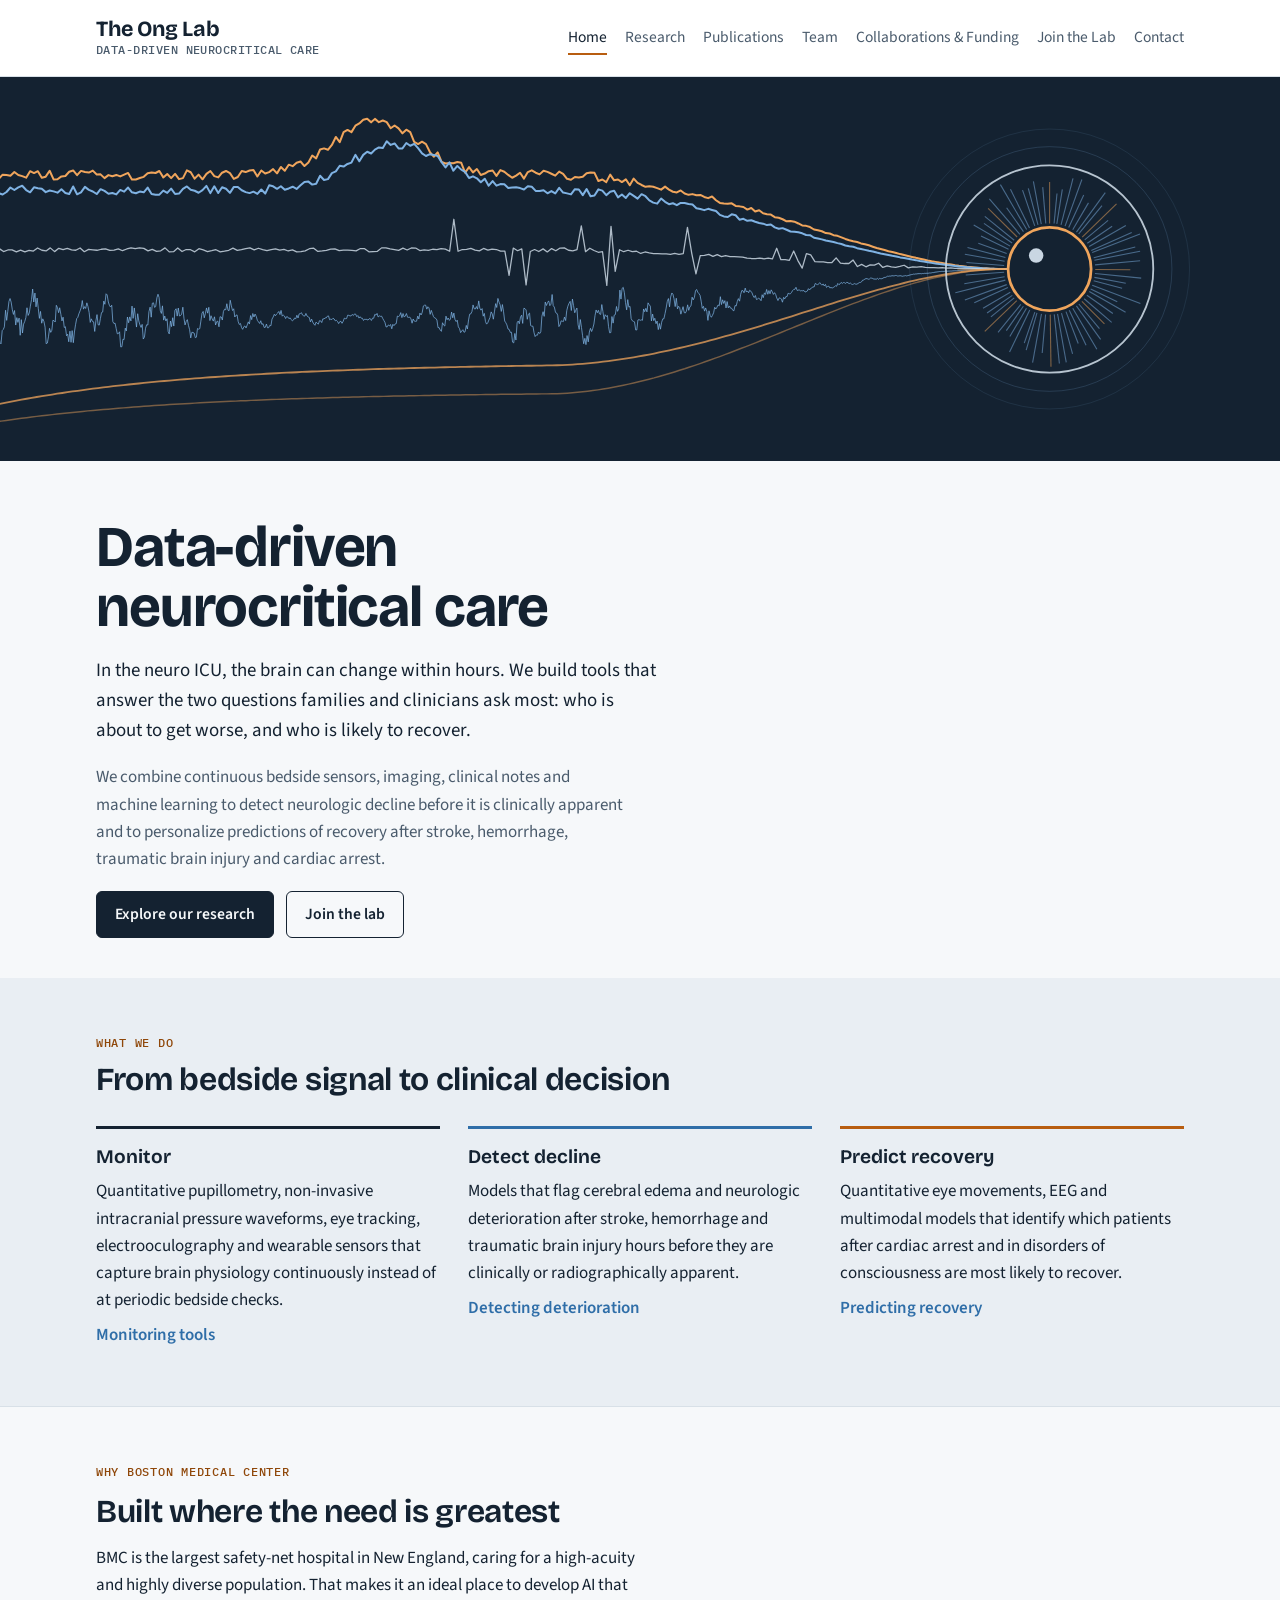
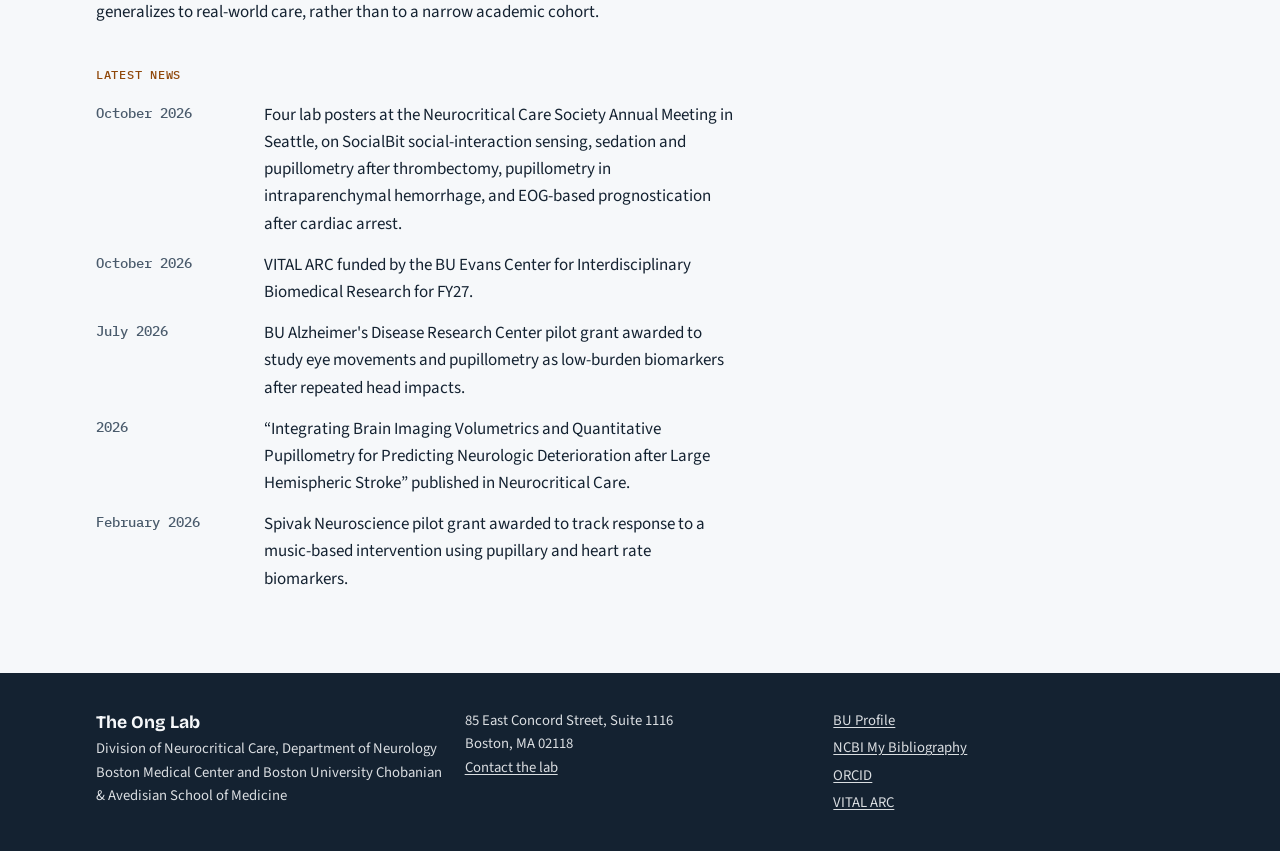
<file: index.html>
<!doctype html><html lang="en"><head><meta charset="utf-8"><meta name="viewport" content="width=device-width, initial-scale=1, viewport-fit=cover"><title>The Ong Lab | Neurocritical Care Research at Boston Medical Center and Boston University</title><meta name="claude:viewport-fit-sides" content="cover"><meta name="description" content="The Ong Lab at Boston Medical Center and Boston University builds data-driven tools to detect neurologic decline and predict recovery in critically ill patients."><link rel="preconnect" href="https://fonts.googleapis.com"><link rel="preconnect" href="https://fonts.gstatic.com" crossorigin><link rel="stylesheet" href="https://fonts.googleapis.com/css2?family=Bricolage+Grotesque:opsz,wght@12..96,600;12..96,700&family=IBM+Plex+Mono:wght@500;600&family=Source+Sans+3:ital,wght@0,400;0,600;0,700;1,400&display=swap"><link rel="stylesheet" href="style.css"><script type="application/ld+json">{"@context":"https://schema.org","@type":"ResearchOrganization","name":"The Ong Lab","description":"Neurocritical care research lab in the Division of Neurocritical Care, Department of Neurology, at Boston Medical Center and Boston University Chobanian & Avedisian School of Medicine.","url":"https://the-ong-lab.github.io/","address":{"@type":"PostalAddress","streetAddress":"85 East Concord Street, Suite 1116","addressLocality":"Boston","addressRegion":"MA","postalCode":"02118","addressCountry":"US"},"parentOrganization":[{"@type":"Hospital","name":"Boston Medical Center"},{"@type":"CollegeOrUniversity","name":"Boston University Chobanian & Avedisian School of Medicine"}],"founder":{"@type":"Person","name":"Charlene J. Ong","jobTitle":"Associate Professor of Neurology and Neurosurgery"}}</script></head><body><header class="site-head"><div class="wrap">
<a class="brand" href="index.html"><b>The Ong Lab</b><span>Data-driven neurocritical care</span></a>
<nav class="nav" aria-label="Main"><a href="index.html" aria-current="page">Home</a><a href="research.html">Research</a><a href="publications.html">Publications</a><a href="team.html">Team</a><a href="collaborations.html">Collaborations &amp; Funding</a><a href="join.html">Join the Lab</a><a href="contact.html">Contact</a></nav></div></header>
<main>
<div class="banner"><svg xmlns="http://www.w3.org/2000/svg" viewBox="0 0 1400 420" role="img" aria-label="Abstract banner: bedside signals flowing together into a stylized pupil" preserveAspectRatio="xMaxYMid slice"><rect width="1400" height="420" fill="#142231"/><path d="M-10.0,106.6 L-5.7,107.7 L-1.4,111.4 L2.9,106.8 L7.1,107.2 L11.4,108.0 L15.7,103.9 L20.0,107.2 L24.3,108.4 L28.6,110.1 L32.9,103.0 L37.2,105.1 L41.4,103.0 L45.7,110.2 L50.0,109.0 L54.3,102.5 L58.6,112.0 L62.9,111.8 L67.2,108.7 L71.5,108.3 L75.7,103.6 L80.0,102.2 L84.3,107.4 L88.6,102.7 L92.9,104.0 L97.2,104.5 L101.5,102.4 L105.8,106.7 L110.0,106.5 L114.3,110.6 L118.6,107.3 L122.9,108.5 L127.2,107.1 L131.5,108.7 L135.8,106.7 L140.1,104.9 L144.3,112.1 L148.6,112.1 L152.9,110.5 L157.2,109.2 L161.5,105.2 L165.8,104.4 L170.1,105.0 L174.3,102.8 L178.6,109.8 L182.9,106.1 L187.2,110.6 L191.5,106.0 L195.8,111.7 L200.1,110.6 L204.4,102.1 L208.6,104.2 L212.9,111.2 L217.2,106.8 L221.5,111.9 L225.8,106.0 L230.1,102.8 L234.4,108.4 L238.7,109.8 L242.9,104.7 L247.2,102.8 L251.5,105.2 L255.8,111.5 L260.1,109.4 L264.4,102.8 L268.7,104.0 L273.0,102.3 L277.2,101.7 L281.5,108.8 L285.8,102.2 L290.1,105.6 L294.4,104.0 L298.7,100.7 L303.0,105.4 L307.2,98.4 L311.5,102.5 L315.8,95.9 L320.1,97.5 L324.4,93.7 L328.7,92.4 L333.0,97.4 L337.3,93.4 L341.5,85.9 L345.8,89.0 L350.1,79.3 L354.4,78.1 L358.7,79.6 L363.0,74.3 L367.3,65.6 L371.6,71.3 L375.8,60.4 L380.1,57.9 L384.4,60.3 L388.7,53.3 L393.0,50.8 L397.3,46.8 L401.6,45.6 L405.9,49.6 L410.1,45.8 L414.4,49.4 L418.7,47.6 L423.0,49.4 L427.3,56.0 L431.6,53.0 L435.9,56.2 L440.2,61.6 L444.4,57.6 L448.7,60.3 L453.0,71.0 L457.3,73.3 L461.6,70.8 L465.9,73.4 L470.2,82.1 L474.4,87.2 L478.7,82.5 L483.0,92.8 L487.3,94.6 L491.6,94.1 L495.9,94.3 L500.2,92.9 L504.5,93.9 L508.7,104.6 L513.0,98.6 L517.3,104.3 L521.6,100.7 L525.9,107.2 L530.2,105.6 L534.5,103.0 L538.8,102.3 L543.0,108.1 L547.3,101.8 L551.6,103.6 L555.9,107.1 L560.2,110.2 L564.5,107.9 L568.8,104.7 L573.1,111.1 L577.3,104.0 L581.6,102.1 L585.9,104.7 L590.2,106.5 L594.5,102.6 L598.8,103.8 L603.1,105.8 L607.3,107.9 L611.6,103.5 L615.9,105.9 L620.2,111.4 L624.5,112.4 L628.8,109.4 L633.1,110.0 L637.4,109.2 L641.6,105.2 L645.9,104.5 L650.2,104.8 L654.5,113.7 L658.8,112.1 L663.1,115.0 L667.4,106.8 L671.7,113.0 L675.9,112.1 L680.2,114.9 L684.5,111.9 L688.8,118.4 L693.1,111.1 L697.4,115.8 L701.7,118.1 L706.0,120.1 L710.2,119.5 L714.5,120.0 L718.8,121.5 L723.1,123.2 L727.4,119.9 L731.7,123.2 L736.0,125.5 L740.3,126.2 L744.5,124.1 L748.8,127.5 L753.1,128.9 L757.4,128.1 L761.7,129.4 L766.0,129.0 L770.3,131.2 L774.5,132.5 L778.8,130.7 L783.1,134.8 L787.4,137.7 L791.7,138.3 L796.0,138.6 L800.3,138.2 L804.6,141.0 L808.8,141.5 L813.1,142.2 L817.4,145.0 L821.7,143.3 L826.0,147.1 L830.3,145.8 L834.6,149.1 L838.9,150.0 L843.1,150.5 L847.4,153.3 L851.7,154.0 L856.0,155.6 L860.3,157.8 L864.6,157.4 L868.9,158.2 L873.2,160.2 L877.4,162.4 L881.7,162.8 L886.0,164.1 L890.3,166.8 L894.6,167.7 L898.9,168.7 L903.2,170.7 L907.5,171.2 L911.7,173.0 L916.0,173.7 L920.3,175.4 L924.6,177.1 L928.9,178.5 L933.2,179.7 L937.5,180.5 L941.7,182.0 L946.0,183.0 L950.3,184.1 L954.6,185.6 L958.9,187.0 L963.2,188.2 L967.5,189.3 L971.8,190.6 L976.0,191.4 L980.3,192.5 L984.6,193.7 L988.9,194.7 L993.2,195.7 L997.5,196.8 L1001.8,197.8 L1006.1,198.7 L1010.3,199.6 L1014.6,200.6 L1018.9,201.5 L1023.2,202.2 L1027.5,203.0 L1031.8,203.7 L1036.1,204.5 L1040.4,205.1 L1044.6,205.8 L1048.9,206.4 L1053.2,206.9 L1057.5,207.5 L1061.8,207.9 L1066.1,208.3 L1070.4,208.7 L1074.6,209.1 L1078.9,209.3 L1083.2,209.6 L1087.5,209.8 L1091.8,209.9 L1096.1,210.0 L1100.4,210.0" fill="none" stroke="#f0a55c" stroke-opacity="1.0" stroke-width="2.2" stroke-linejoin="round" stroke-linecap="round"/><path d="M-10.0,125.2 L-5.7,125.5 L-1.4,127.0 L2.9,128.5 L7.1,125.8 L11.4,120.9 L15.7,123.6 L20.0,120.7 L24.3,119.0 L28.6,123.6 L32.9,126.1 L37.2,120.7 L41.4,121.6 L45.7,122.3 L50.0,125.9 L54.3,124.1 L58.6,125.1 L62.9,126.5 L67.2,122.8 L71.5,126.8 L75.7,128.0 L80.0,119.7 L84.3,128.3 L88.6,126.1 L92.9,120.2 L97.2,123.4 L101.5,125.2 L105.8,128.0 L110.0,122.7 L114.3,124.6 L118.6,127.7 L122.9,126.9 L127.2,128.4 L131.5,123.5 L135.8,125.4 L140.1,120.9 L144.3,126.1 L148.6,127.1 L152.9,125.3 L157.2,126.1 L161.5,121.0 L165.8,127.9 L170.1,128.7 L174.3,128.7 L178.6,124.3 L182.9,126.8 L187.2,122.1 L191.5,128.0 L195.8,127.5 L200.1,122.4 L204.4,119.7 L208.6,123.3 L212.9,124.4 L217.2,126.6 L221.5,123.8 L225.8,119.1 L230.1,127.0 L234.4,119.5 L238.7,126.9 L242.9,120.6 L247.2,122.2 L251.5,126.7 L255.8,120.2 L260.1,120.2 L264.4,123.9 L268.7,125.9 L273.0,127.0 L277.2,125.4 L281.5,127.8 L285.8,123.1 L290.1,127.5 L294.4,118.5 L298.7,119.6 L303.0,122.3 L307.2,119.5 L311.5,123.4 L315.8,121.9 L320.1,120.0 L324.4,122.4 L328.7,118.5 L333.0,114.9 L337.3,114.4 L341.5,117.7 L345.8,116.7 L350.1,108.0 L354.4,112.6 L358.7,111.7 L363.0,105.1 L367.3,103.3 L371.6,97.1 L375.8,98.0 L380.1,95.1 L384.4,93.6 L388.7,85.2 L393.0,92.2 L397.3,85.2 L401.6,81.8 L405.9,83.7 L410.1,79.4 L414.4,77.0 L418.7,77.7 L423.0,70.3 L427.3,74.3 L431.6,72.7 L435.9,78.1 L440.2,78.1 L444.4,72.2 L448.7,75.2 L453.0,73.1 L457.3,77.8 L461.6,83.5 L465.9,86.4 L470.2,84.4 L474.4,85.2 L478.7,86.4 L483.0,93.2 L487.3,98.9 L491.6,93.4 L495.9,102.5 L500.2,97.3 L504.5,101.3 L508.7,103.8 L513.0,110.5 L517.3,108.7 L521.6,110.8 L525.9,115.1 L530.2,111.3 L534.5,118.9 L538.8,113.9 L543.0,118.8 L547.3,117.1 L551.6,117.3 L555.9,121.3 L560.2,120.9 L564.5,120.7 L568.8,121.5 L573.1,123.0 L577.3,119.5 L581.6,120.1 L585.9,124.6 L590.2,124.8 L594.5,123.8 L598.8,127.2 L603.1,124.8 L607.3,127.4 L611.6,121.2 L615.9,126.4 L620.2,127.3 L624.5,128.4 L628.8,122.7 L633.1,123.0 L637.4,129.2 L641.6,122.6 L645.9,130.5 L650.2,129.7 L654.5,122.9 L658.8,124.3 L663.1,129.3 L667.4,125.5 L671.7,124.5 L675.9,131.6 L680.2,128.5 L684.5,132.3 L688.8,127.1 L693.1,130.1 L697.4,133.1 L701.7,128.2 L706.0,130.4 L710.2,135.0 L714.5,137.4 L718.8,138.5 L723.1,132.9 L727.4,136.5 L731.7,139.1 L736.0,138.1 L740.3,140.2 L744.5,137.7 L748.8,137.8 L753.1,139.0 L757.4,139.5 L761.7,143.6 L766.0,144.3 L770.3,145.6 L774.5,144.2 L778.8,145.4 L783.1,146.5 L787.4,150.8 L791.7,152.5 L796.0,153.1 L800.3,150.2 L804.6,151.2 L808.8,156.1 L813.1,155.1 L817.4,157.3 L821.7,156.7 L826.0,158.3 L830.3,159.6 L834.6,160.4 L838.9,162.0 L843.1,161.3 L847.4,164.5 L851.7,166.0 L856.0,165.3 L860.3,167.1 L864.6,169.0 L868.9,169.2 L873.2,169.9 L877.4,171.0 L881.7,172.8 L886.0,173.0 L890.3,175.8 L894.6,176.7 L898.9,177.6 L903.2,178.9 L907.5,179.6 L911.7,180.4 L916.0,181.7 L920.3,182.7 L924.6,184.3 L928.9,185.1 L933.2,185.6 L937.5,187.2 L941.7,188.1 L946.0,189.1 L950.3,190.1 L954.6,190.8 L958.9,192.0 L963.2,193.0 L967.5,193.8 L971.8,194.7 L976.0,195.6 L980.3,196.3 L984.6,197.3 L988.9,197.9 L993.2,198.8 L997.5,199.7 L1001.8,200.3 L1006.1,201.2 L1010.3,201.9 L1014.6,202.6 L1018.9,203.3 L1023.2,204.0 L1027.5,204.6 L1031.8,205.1 L1036.1,205.7 L1040.4,206.2 L1044.6,206.7 L1048.9,207.2 L1053.2,207.6 L1057.5,208.0 L1061.8,208.4 L1066.1,208.7 L1070.4,209.0 L1074.6,209.3 L1078.9,209.5 L1083.2,209.7 L1087.5,209.8 L1091.8,209.9 L1096.1,210.0 L1100.4,210.0" fill="none" stroke="#7fb2e3" stroke-opacity="1.0" stroke-width="2.2" stroke-linejoin="round" stroke-linecap="round"/><path d="M-10.0,188.4 L-5.4,187.1 L-0.7,187.8 L3.9,190.9 L8.6,189.2 L13.2,189.0 L17.9,191.2 L22.5,189.3 L27.2,191.3 L31.8,189.6 L36.5,190.4 L41.1,187.0 L45.8,189.5 L50.4,190.2 L55.0,186.9 L59.7,191.0 L64.3,187.4 L69.0,188.9 L73.6,187.5 L78.3,189.0 L82.9,189.5 L87.6,187.0 L92.2,191.1 L96.9,188.6 L101.5,189.1 L106.1,189.5 L110.8,188.4 L115.4,188.0 L120.1,189.7 L124.7,189.3 L129.4,188.0 L134.0,190.0 L138.7,188.1 L143.3,186.8 L148.0,187.8 L152.6,186.9 L157.3,187.4 L161.9,190.2 L166.5,188.5 L171.2,190.8 L175.8,190.1 L180.5,186.9 L185.1,191.3 L189.8,191.1 L194.4,187.0 L199.1,190.9 L203.7,188.7 L208.4,188.9 L213.0,191.2 L217.6,187.8 L222.3,189.1 L226.9,191.0 L231.6,190.0 L236.2,188.9 L240.9,191.2 L245.5,190.5 L250.2,189.5 L254.8,187.2 L259.5,189.6 L264.1,188.8 L268.8,187.6 L273.4,186.9 L278.0,189.1 L282.7,187.3 L287.3,188.7 L292.0,189.8 L296.6,188.8 L301.3,187.9 L305.9,189.4 L310.6,188.6 L315.2,190.3 L319.9,189.1 L324.5,191.3 L329.2,191.1 L333.8,190.1 L338.4,187.8 L343.1,187.2 L347.7,190.8 L352.4,190.3 L357.0,189.6 L361.7,188.3 L366.3,187.9 L371.0,189.9 L375.6,189.3 L380.3,189.4 L384.9,189.6 L389.5,190.2 L394.2,187.6 L398.8,187.8 L403.5,191.2 L408.1,190.9 L412.8,190.7 L417.4,186.9 L422.1,187.0 L426.7,187.9 L431.4,188.7 L436.0,189.6 L440.7,187.2 L445.3,189.2 L449.9,187.0 L454.6,187.1 L459.2,189.8 L463.9,189.2 L468.5,189.6 L473.2,188.4 L477.8,188.9 L482.5,187.7 L487.1,188.3 L491.8,190.6 L496.4,155.6 L501.0,190.6 L505.7,188.7 L510.3,188.5 L515.0,187.4 L519.6,189.4 L524.3,190.2 L528.9,187.5 L533.6,189.4 L538.2,188.2 L542.9,188.7 L547.5,190.5 L552.2,190.5 L556.8,217.0 L561.4,187.1 L566.1,190.0 L570.7,188.0 L575.4,227.3 L580.0,190.9 L584.7,188.7 L589.3,190.9 L594.0,188.0 L598.6,191.3 L603.3,187.7 L607.9,190.1 L612.6,187.1 L617.2,186.9 L621.8,189.5 L626.5,190.2 L631.1,188.7 L635.8,162.8 L640.4,191.1 L645.1,187.3 L649.7,189.8 L654.4,191.7 L659.0,191.1 L663.7,228.0 L668.3,163.3 L672.9,212.7 L677.6,188.9 L682.2,191.1 L686.9,189.5 L691.5,190.9 L696.2,190.6 L700.8,193.0 L705.5,191.4 L710.1,192.4 L714.8,193.3 L719.4,193.1 L724.1,193.4 L728.7,193.5 L733.3,194.1 L738.0,193.0 L742.6,194.1 L747.3,193.1 L751.9,164.4 L756.6,192.9 L761.2,215.3 L765.9,195.4 L770.5,195.2 L775.2,194.0 L779.8,196.2 L784.5,194.3 L789.1,196.4 L793.7,195.3 L798.4,196.4 L803.0,196.5 L807.7,196.7 L812.3,196.9 L817.0,198.2 L821.6,198.5 L826.3,198.6 L830.9,198.1 L835.6,198.8 L840.2,198.2 L844.8,199.0 L849.5,187.3 L854.1,199.8 L858.8,199.7 L863.4,200.5 L868.1,190.3 L872.7,200.8 L877.4,209.1 L882.0,193.2 L886.7,194.6 L891.3,201.9 L896.0,202.1 L900.6,202.2 L905.2,203.1 L909.9,202.9 L914.5,197.8 L919.2,203.5 L923.8,204.0 L928.5,204.0 L933.1,200.2 L937.8,207.3 L942.4,205.0 L947.1,207.6 L951.7,205.5 L956.3,205.8 L961.0,203.7 L965.6,208.3 L970.3,206.5 L974.9,207.7 L979.6,208.1 L984.2,207.1 L988.9,205.9 L993.5,208.8 L998.2,207.8 L1002.8,207.9 L1007.5,207.5 L1012.1,208.3 L1016.7,208.4 L1021.4,208.6 L1026.0,208.7 L1030.7,208.6 L1035.3,209.0 L1040.0,208.8 L1044.6,209.3 L1049.3,209.2 L1053.9,209.5 L1058.6,209.7 L1063.2,209.6 L1067.9,209.7 L1072.5,209.9 L1077.1,209.9 L1081.8,209.9 L1086.4,210.0 L1091.1,210.0 L1095.7,210.0 L1100.4,210.0" fill="none" stroke="#c9d6e2" stroke-opacity="0.85" stroke-width="1.4" stroke-linejoin="round" stroke-linecap="round"/><path d="M-10.0,276.1 L-8.8,271.8 L-7.5,288.9 L-6.3,295.4 L-5.1,290.7 L-3.8,287.9 L-2.6,290.7 L-1.4,281.6 L-0.1,290.4 L1.1,291.9 L2.4,277.4 L3.6,276.1 L4.8,273.3 L6.1,255.1 L7.3,266.2 L8.5,256.4 L9.8,245.5 L11.0,242.3 L12.2,246.2 L13.5,254.6 L14.7,259.7 L15.9,255.4 L17.2,271.3 L18.4,263.2 L19.6,268.4 L20.9,263.7 L22.1,282.5 L23.3,265.4 L24.6,280.0 L25.8,270.3 L27.1,267.3 L28.3,263.1 L29.5,252.4 L30.8,260.8 L32.0,258.1 L33.2,250.6 L34.5,243.4 L35.7,231.9 L36.9,246.1 L38.2,236.3 L39.4,251.4 L40.6,241.8 L41.9,253.3 L43.1,264.0 L44.3,256.4 L45.6,269.3 L46.8,264.5 L48.1,267.6 L49.3,273.6 L50.5,291.7 L51.8,291.0 L53.0,284.2 L54.2,274.9 L55.5,279.3 L56.7,277.0 L57.9,266.0 L59.2,266.7 L60.4,268.0 L61.6,249.7 L62.9,252.3 L64.1,257.8 L65.3,252.4 L66.6,259.7 L67.8,266.8 L69.0,262.7 L70.3,274.0 L71.5,273.1 L72.8,283.1 L74.0,281.3 L75.2,289.6 L76.5,278.0 L77.7,290.2 L78.9,277.4 L80.2,290.6 L81.4,278.9 L82.6,271.0 L83.9,264.2 L85.1,262.9 L86.3,259.0 L87.6,255.8 L88.8,252.2 L90.0,244.5 L91.3,253.9 L92.5,251.2 L93.7,253.2 L95.0,247.0 L96.2,251.0 L97.5,257.6 L98.7,268.4 L99.9,264.5 L101.2,267.5 L102.4,267.8 L103.6,278.3 L104.9,266.5 L106.1,259.9 L107.3,271.0 L108.6,271.3 L109.8,264.3 L111.0,257.7 L112.3,257.1 L113.5,245.1 L114.7,248.6 L116.0,237.1 L117.2,238.3 L118.5,246.1 L119.7,249.9 L120.9,251.6 L122.2,249.6 L123.4,267.5 L124.6,269.6 L125.9,269.3 L127.1,275.3 L128.3,280.9 L129.6,280.5 L130.8,278.7 L132.0,295.2 L133.3,295.0 L134.5,286.7 L135.7,287.2 L137.0,274.7 L138.2,277.8 L139.4,262.5 L140.7,268.8 L141.9,262.4 L143.2,266.8 L144.4,250.6 L145.6,264.0 L146.9,252.6 L148.1,262.7 L149.3,273.5 L150.6,258.9 L151.8,266.8 L153.0,271.0 L154.3,273.9 L155.5,270.6 L156.7,286.6 L158.0,284.4 L159.2,274.8 L160.4,271.0 L161.7,271.3 L162.9,256.8 L164.2,251.7 L165.4,262.7 L166.6,247.4 L167.9,247.0 L169.1,252.0 L170.3,251.1 L171.6,241.5 L172.8,237.6 L174.0,241.2 L175.3,255.3 L176.5,258.6 L177.7,250.3 L179.0,265.9 L180.2,261.4 L181.4,266.9 L182.7,264.4 L183.9,278.4 L185.1,281.0 L186.4,266.9 L187.6,273.0 L188.9,263.3 L190.1,272.4 L191.3,255.4 L192.6,253.5 L193.8,261.5 L195.0,252.7 L196.3,261.4 L197.5,260.9 L198.7,259.3 L200.0,251.8 L201.2,263.8 L202.4,271.2 L203.7,267.2 L204.9,265.4 L206.1,271.6 L207.4,276.4 L208.6,285.4 L209.9,279.1 L211.1,279.5 L212.3,280.0 L213.6,285.1 L214.8,284.6 L216.0,275.1 L217.3,275.8 L218.5,275.2 L219.7,267.0 L221.0,258.2 L222.2,256.4 L223.4,263.4 L224.7,258.4 L225.9,252.6 L227.1,258.3 L228.4,251.9 L229.6,266.4 L230.8,261.1 L232.1,264.7 L233.3,267.0 L234.6,262.3 L235.8,271.2 L237.0,267.6 L238.3,267.0 L239.5,273.2 L240.7,262.2 L242.0,262.5 L243.2,265.8 L244.4,256.4 L245.7,253.9 L246.9,254.6 L248.1,248.0 L249.4,255.2 L250.6,255.5 L251.8,244.2 L253.1,250.3 L254.3,255.4 L255.6,253.5 L256.8,262.5 L258.0,260.7 L259.3,260.2 L260.5,267.3 L261.7,270.7 L263.0,269.6 L264.2,274.1 L265.4,276.0 L266.7,273.1 L267.9,272.3 L269.1,274.5 L270.4,271.2 L271.6,267.8 L272.8,270.2 L274.1,260.9 L275.3,265.4 L276.5,258.7 L277.8,262.5 L279.0,259.3 L280.3,261.9 L281.5,266.2 L282.7,267.8 L284.0,269.6 L285.2,266.6 L286.4,270.6 L287.7,269.8 L288.9,273.9 L290.1,273.9 L291.4,270.2 L292.6,274.3 L293.8,274.2 L295.1,271.6 L296.3,272.1 L297.5,264.8 L298.8,262.5 L300.0,259.5 L301.2,261.2 L302.5,259.3 L303.7,258.2 L305.0,256.4 L306.2,259.9 L307.4,255.3 L308.7,261.6 L309.9,260.3 L311.1,261.4 L312.4,264.2 L313.6,262.0 L314.8,262.5 L316.1,264.4 L317.3,263.4 L318.5,265.2 L319.8,266.8 L321.0,265.8 L322.2,263.6 L323.5,264.4 L324.7,260.6 L326.0,263.6 L327.2,259.1 L328.4,258.8 L329.7,257.8 L330.9,260.4 L332.1,261.2 L333.4,261.5 L334.6,258.6 L335.8,261.4 L337.1,262.4 L338.3,263.0 L339.5,267.9 L340.8,264.8 L342.0,268.0 L343.2,270.1 L344.5,271.6 L345.7,268.1 L346.9,269.4 L348.2,270.3 L349.4,266.6 L350.7,266.7 L351.9,268.6 L353.1,264.5 L354.4,264.7 L355.6,263.5 L356.8,263.5 L358.1,261.6 L359.3,261.3 L360.5,265.5 L361.8,264.8 L363.0,265.3 L364.2,263.9 L365.5,264.7 L366.7,266.7 L367.9,266.1 L369.2,267.5 L370.4,269.7 L371.7,267.5 L372.9,267.2 L374.1,269.4 L375.4,267.1 L376.6,263.8 L377.8,264.3 L379.1,264.2 L380.3,260.5 L381.5,260.7 L382.8,261.3 L384.0,261.3 L385.2,259.7 L386.5,260.9 L387.7,259.2 L388.9,259.3 L390.2,262.1 L391.4,260.9 L392.6,263.7 L393.9,262.2 L395.1,263.8 L396.4,263.9 L397.6,266.3 L398.8,264.9 L400.1,265.2 L401.3,265.1 L402.5,265.9 L403.8,264.4 L405.0,264.3 L406.2,266.3 L407.5,263.7 L408.7,263.9 L409.9,259.7 L411.2,260.4 L412.4,258.6 L413.6,262.5 L414.9,261.3 L416.1,261.8 L417.4,261.6 L418.6,264.1 L419.8,266.2 L421.1,268.6 L422.3,273.4 L423.5,273.2 L424.8,271.2 L426.0,272.2 L427.2,270.7 L428.5,275.4 L429.7,270.5 L430.9,272.0 L432.2,270.1 L433.4,269.7 L434.6,261.5 L435.9,262.0 L437.1,261.1 L438.3,257.7 L439.6,263.2 L440.8,258.7 L442.1,262.6 L443.3,261.4 L444.5,258.7 L445.8,262.8 L447.0,262.9 L448.2,262.6 L449.5,264.6 L450.7,269.3 L451.9,264.7 L453.2,267.0 L454.4,267.3 L455.6,267.1 L456.9,261.5 L458.1,264.7 L459.3,258.2 L460.6,260.3 L461.8,257.5 L463.1,250.4 L464.3,249.6 L465.5,249.5 L466.8,253.9 L468.0,251.3 L469.2,252.5 L470.5,259.6 L471.7,255.2 L472.9,258.7 L474.2,262.2 L475.4,263.5 L476.6,264.0 L477.9,265.8 L479.1,274.2 L480.3,274.1 L481.6,277.0 L482.8,278.2 L484.0,268.8 L485.3,271.4 L486.5,272.4 L487.8,261.6 L489.0,265.5 L490.2,263.6 L491.5,266.2 L492.7,264.8 L493.9,257.1 L495.2,263.4 L496.4,258.2 L497.6,265.1 L498.9,267.5 L500.1,266.0 L501.3,273.3 L502.6,275.2 L503.8,279.6 L505.0,277.8 L506.3,276.4 L507.5,279.2 L508.7,278.6 L510.0,271.7 L511.2,275.6 L512.5,265.7 L513.7,259.4 L514.9,259.1 L516.2,256.5 L517.4,249.3 L518.6,253.4 L519.9,253.8 L521.1,251.1 L522.3,253.9 L523.6,244.9 L524.8,252.8 L526.0,255.0 L527.3,253.3 L528.5,261.6 L529.7,258.6 L531.0,267.6 L532.2,270.3 L533.5,268.8 L534.7,265.8 L535.9,263.1 L537.2,256.9 L538.4,259.2 L539.6,264.9 L540.9,256.1 L542.1,247.9 L543.3,252.1 L544.6,242.2 L545.8,246.2 L547.0,249.1 L548.3,256.4 L549.5,248.9 L550.7,256.2 L552.0,266.9 L553.2,268.7 L554.4,271.1 L555.7,275.7 L556.9,276.1 L558.2,279.4 L559.4,279.2 L560.6,290.0 L561.9,290.8 L563.1,280.5 L564.3,287.7 L565.6,268.8 L566.8,266.9 L568.0,269.9 L569.3,262.6 L570.5,260.5 L571.7,269.5 L573.0,252.9 L574.2,253.4 L575.4,254.8 L576.7,265.0 L577.9,259.4 L579.2,258.2 L580.4,271.9 L581.6,272.5 L582.9,272.6 L584.1,279.6 L585.3,283.9 L586.6,282.1 L587.8,282.4 L589.0,278.9 L590.3,280.6 L591.5,278.8 L592.7,261.7 L594.0,256.7 L595.2,261.8 L596.4,246.1 L597.7,249.9 L598.9,246.7 L600.1,244.9 L601.4,250.1 L602.6,248.5 L603.9,237.9 L605.1,250.2 L606.3,251.6 L607.6,257.5 L608.8,258.1 L610.0,260.5 L611.3,273.0 L612.5,271.2 L613.7,266.7 L615.0,267.1 L616.2,267.5 L617.4,262.6 L618.7,266.4 L619.9,255.4 L621.1,250.7 L622.4,247.5 L623.6,245.4 L624.9,255.4 L626.1,242.9 L627.3,250.0 L628.6,257.9 L629.8,255.0 L631.0,252.7 L632.3,271.0 L633.5,276.1 L634.7,265.3 L636.0,274.0 L637.2,283.0 L638.4,291.8 L639.7,285.8 L640.9,292.7 L642.1,282.8 L643.4,289.7 L644.6,278.9 L645.8,274.9 L647.1,278.4 L648.3,275.1 L649.6,270.2 L650.8,261.0 L652.0,254.8 L653.3,257.9 L654.5,255.2 L655.7,259.1 L657.0,259.7 L658.2,248.9 L659.4,256.4 L660.7,265.1 L661.9,260.0 L663.1,261.9 L664.4,260.9 L665.6,273.0 L666.8,279.8 L668.1,279.5 L669.3,262.0 L670.6,269.2 L671.8,260.4 L673.0,259.9 L674.3,251.0 L675.5,256.3 L676.7,253.3 L678.0,233.1 L679.2,242.9 L680.4,231.2 L681.7,230.1 L682.9,236.0 L684.1,246.5 L685.4,254.7 L686.6,243.5 L687.8,251.7 L689.1,250.9 L690.3,264.1 L691.5,266.5 L692.8,267.3 L694.0,267.8 L695.3,276.7 L696.5,276.7 L697.7,265.8 L699.0,265.3 L700.2,266.2 L701.4,265.6 L702.7,266.1 L703.9,253.7 L705.1,256.7 L706.4,253.0 L707.6,256.9 L708.8,247.0 L710.1,249.2 L711.3,250.6 L712.5,266.8 L713.8,259.3 L715.0,266.5 L716.2,263.9 L717.5,269.8 L718.7,266.9 L720.0,276.3 L721.2,269.6 L722.4,275.8 L723.7,268.2 L724.9,264.5 L726.1,264.5 L727.4,258.7 L728.6,252.8 L729.8,245.7 L731.1,242.3 L732.3,251.4 L733.5,240.7 L734.8,236.2 L736.0,237.5 L737.2,242.5 L738.5,251.1 L739.7,242.0 L741.0,253.6 L742.2,250.8 L743.4,252.1 L744.7,259.4 L745.9,255.2 L747.1,251.2 L748.4,257.7 L749.6,258.1 L750.8,256.0 L752.1,249.2 L753.3,255.2 L754.5,251.4 L755.8,250.3 L757.0,240.8 L758.2,243.8 L759.5,241.1 L760.7,233.9 L761.9,232.4 L763.2,235.4 L764.4,236.8 L765.7,238.8 L766.9,245.2 L768.1,253.0 L769.4,250.8 L770.6,256.1 L771.8,252.6 L773.1,256.6 L774.3,266.2 L775.5,255.7 L776.8,260.9 L778.0,262.8 L779.2,260.8 L780.5,257.9 L781.7,251.9 L782.9,253.8 L784.2,251.8 L785.4,249.3 L786.7,250.2 L787.9,240.3 L789.1,248.9 L790.4,243.7 L791.6,247.7 L792.8,244.6 L794.1,252.6 L795.3,245.6 L796.5,252.5 L797.8,250.4 L799.0,252.8 L800.2,252.9 L801.5,255.2 L802.7,255.7 L803.9,250.0 L805.2,250.5 L806.4,245.6 L807.6,242.4 L808.9,245.2 L810.1,237.7 L811.4,233.5 L812.6,233.8 L813.8,236.0 L815.1,230.9 L816.3,235.2 L817.5,234.0 L818.8,236.0 L820.0,233.2 L821.2,234.2 L822.5,236.1 L823.7,239.3 L824.9,241.2 L826.2,239.0 L827.4,243.4 L828.6,242.8 L829.9,241.9 L831.1,242.8 L832.4,244.7 L833.6,238.1 L834.8,241.4 L836.1,236.1 L837.3,237.8 L838.5,232.4 L839.8,237.6 L841.0,233.6 L842.2,237.1 L843.5,232.8 L844.7,234.9 L845.9,237.8 L847.2,235.9 L848.4,237.9 L849.6,241.7 L850.9,244.5 L852.1,241.8 L853.3,241.6 L854.6,242.9 L855.8,246.3 L857.1,241.0 L858.3,242.8 L859.5,240.2 L860.8,240.3 L862.0,236.5 L863.2,237.1 L864.5,237.1 L865.7,235.7 L866.9,233.6 L868.2,232.3 L869.4,232.2 L870.6,230.0 L871.9,233.5 L873.1,233.2 L874.3,232.7 L875.6,234.2 L876.8,233.6 L878.1,233.9 L879.3,233.5 L880.5,235.2 L881.8,234.8 L883.0,234.1 L884.2,231.5 L885.5,233.0 L886.7,231.2 L887.9,230.6 L889.2,229.5 L890.4,229.7 L891.6,225.9 L892.9,226.3 L894.1,227.6 L895.3,226.4 L896.6,224.9 L897.8,226.5 L899.0,227.7 L900.3,226.3 L901.5,228.5 L902.8,226.8 L904.0,230.1 L905.2,229.1 L906.5,228.7 L907.7,230.7 L908.9,230.2 L910.2,230.8 L911.4,230.2 L912.6,229.6 L913.9,228.2 L915.1,228.9 L916.3,225.8 L917.6,227.2 L918.8,226.3 L920.0,224.7 L921.3,225.8 L922.5,224.8 L923.7,225.0 L925.0,225.8 L926.2,224.5 L927.5,225.0 L928.7,226.1 L929.9,225.2 L931.2,226.4 L932.4,227.0 L933.6,226.5 L934.9,225.9 L936.1,226.7 L937.3,226.5 L938.6,225.8 L939.8,224.8 L941.0,224.8 L942.3,224.0 L943.5,222.2 L944.7,222.0 L946.0,221.0 L947.2,220.5 L948.5,220.6 L949.7,221.2 L950.9,221.0 L952.2,219.9 L953.4,220.0 L954.6,220.4 L955.9,221.1 L957.1,220.9 L958.3,221.3 L959.6,220.2 L960.8,221.3 L962.0,220.3 L963.3,220.6 L964.5,220.6 L965.7,220.1 L967.0,219.2 L968.2,219.3 L969.4,218.7 L970.7,217.9 L971.9,218.0 L973.2,217.7 L974.4,217.8 L975.6,217.3 L976.9,217.5 L978.1,217.5 L979.3,217.1 L980.6,217.2 L981.8,217.7 L983.0,217.6 L984.3,217.4 L985.5,217.4 L986.7,218.0 L988.0,217.7 L989.2,217.5 L990.4,217.2 L991.7,217.6 L992.9,217.2 L994.2,216.9 L995.4,216.5 L996.6,216.2 L997.9,216.0 L999.1,215.6 L1000.3,215.7 L1001.6,215.4 L1002.8,215.4 L1004.0,215.1 L1005.3,215.1 L1006.5,215.0 L1007.7,215.2 L1009.0,214.9 L1010.2,215.0 L1011.4,214.7 L1012.7,214.8 L1013.9,214.6 L1015.1,214.7 L1016.4,214.4 L1017.6,214.4 L1018.9,214.2 L1020.1,213.9 L1021.3,213.9 L1022.6,213.5 L1023.8,213.4 L1025.0,213.2 L1026.3,213.0 L1027.5,212.8 L1028.7,212.8 L1030.0,212.6 L1031.2,212.6 L1032.4,212.6 L1033.7,212.4 L1034.9,212.5 L1036.1,212.4 L1037.4,212.3 L1038.6,212.3 L1039.9,212.2 L1041.1,212.2 L1042.3,212.0 L1043.6,212.0 L1044.8,211.9 L1046.0,211.9 L1047.3,211.8 L1048.5,211.6 L1049.7,211.5 L1051.0,211.4 L1052.2,211.4 L1053.4,211.3 L1054.7,211.2 L1055.9,211.1 L1057.1,211.1 L1058.4,211.1 L1059.6,211.0 L1060.8,211.0 L1062.1,210.9 L1063.3,210.8 L1064.6,210.8 L1065.8,210.8 L1067.0,210.7 L1068.3,210.7 L1069.5,210.6 L1070.7,210.6 L1072.0,210.5 L1073.2,210.5 L1074.4,210.5 L1075.7,210.4 L1076.9,210.4 L1078.1,210.3 L1079.4,210.3 L1080.6,210.2 L1081.8,210.2 L1083.1,210.2 L1084.3,210.2 L1085.6,210.1 L1086.8,210.1 L1088.0,210.1 L1089.3,210.1 L1090.5,210.1 L1091.7,210.0 L1093.0,210.0 L1094.2,210.0 L1095.4,210.0 L1096.7,210.0 L1097.9,210.0 L1099.1,210.0 L1100.4,210.0" fill="none" stroke="#7fb2e3" stroke-opacity="0.8" stroke-width="1.0" stroke-linejoin="round" stroke-linecap="round"/><path d="M-10.0,359.5 L-4.4,358.4 L1.2,357.2 L6.7,356.1 L12.3,355.0 L17.9,354.0 L23.5,352.9 L29.1,351.9 L34.6,351.0 L40.2,350.0 L45.8,349.1 L51.4,348.2 L57.0,347.3 L62.5,346.4 L68.1,345.6 L73.7,344.7 L79.3,343.9 L84.9,343.2 L90.4,342.4 L96.0,341.7 L101.6,340.9 L107.2,340.2 L112.8,339.5 L118.3,338.9 L123.9,338.2 L129.5,337.6 L135.1,337.0 L140.7,336.3 L146.2,335.8 L151.8,335.2 L157.4,334.6 L163.0,334.1 L168.6,333.5 L174.1,333.0 L179.7,332.5 L185.3,332.0 L190.9,331.5 L196.5,331.0 L202.0,330.6 L207.6,330.1 L213.2,329.7 L218.8,329.3 L224.3,328.9 L229.9,328.4 L235.5,328.1 L241.1,327.7 L246.7,327.3 L252.2,326.9 L257.8,326.6 L263.4,326.2 L269.0,325.9 L274.6,325.5 L280.1,325.2 L285.7,324.9 L291.3,324.6 L296.9,324.3 L302.5,324.0 L308.0,323.7 L313.6,323.4 L319.2,323.2 L324.8,322.9 L330.4,322.6 L335.9,322.4 L341.5,322.1 L347.1,321.9 L352.7,321.7 L358.3,321.4 L363.8,321.2 L369.4,321.0 L375.0,320.8 L380.6,320.6 L386.2,320.4 L391.7,320.2 L397.3,320.0 L402.9,319.8 L408.5,319.6 L414.1,319.4 L419.6,319.3 L425.2,319.1 L430.8,318.9 L436.4,318.8 L442.0,318.6 L447.5,318.5 L453.1,318.3 L458.7,318.2 L464.3,318.0 L469.9,317.9 L475.4,317.8 L481.0,317.6 L486.6,317.5 L492.2,317.4 L497.8,317.3 L503.3,317.1 L508.9,317.0 L514.5,316.9 L520.1,316.8 L525.7,316.7 L531.2,316.6 L536.8,316.5 L542.4,316.4 L548.0,316.3 L553.6,316.2 L559.1,316.1 L564.7,316.0 L570.3,315.9 L575.9,315.8 L581.5,315.8 L587.0,315.7 L592.6,315.6 L598.2,315.5 L603.8,315.4 L609.4,315.3 L614.9,315.1 L620.5,314.8 L626.1,314.5 L631.7,314.1 L637.3,313.7 L642.8,313.2 L648.4,312.7 L654.0,312.1 L659.6,311.4 L665.2,310.7 L670.7,310.0 L676.3,309.2 L681.9,308.4 L687.5,307.5 L693.0,306.6 L698.6,305.6 L704.2,304.6 L709.8,303.6 L715.4,302.5 L720.9,301.3 L726.5,300.2 L732.1,299.0 L737.7,297.7 L743.3,296.4 L748.8,295.1 L754.4,293.8 L760.0,292.4 L765.6,291.0 L771.2,289.6 L776.7,288.1 L782.3,286.6 L787.9,285.1 L793.5,283.5 L799.1,282.0 L804.6,280.4 L810.2,278.7 L815.8,277.1 L821.4,275.4 L827.0,273.8 L832.5,272.1 L838.1,270.4 L843.7,268.6 L849.3,266.9 L854.9,265.2 L860.4,263.4 L866.0,261.7 L871.6,259.9 L877.2,258.1 L882.8,256.4 L888.3,254.6 L893.9,252.8 L899.5,251.1 L905.1,249.3 L910.7,247.6 L916.2,245.8 L921.8,244.1 L927.4,242.4 L933.0,240.7 L938.6,239.1 L944.1,237.4 L949.7,235.8 L955.3,234.2 L960.9,232.6 L966.5,231.1 L972.0,229.6 L977.6,228.1 L983.2,226.7 L988.8,225.3 L994.4,223.9 L999.9,222.6 L1005.5,221.4 L1011.1,220.2 L1016.7,219.1 L1022.3,218.0 L1027.8,216.9 L1033.4,216.0 L1039.0,215.1 L1044.6,214.2 L1050.2,213.4 L1055.7,212.7 L1061.3,212.1 L1066.9,211.6 L1072.5,211.1 L1078.1,210.7 L1083.6,210.4 L1089.2,210.2 L1094.8,210.0 L1100.4,210.0" fill="none" stroke="#f0a55c" stroke-opacity="0.75" stroke-width="2.0" stroke-linejoin="round" stroke-linecap="round"/><path d="M-10.0,378.0 L-4.4,377.2 L1.2,376.4 L6.7,375.6 L12.3,374.8 L17.9,374.0 L23.5,373.3 L29.1,372.6 L34.6,371.9 L40.2,371.2 L45.8,370.5 L51.4,369.9 L57.0,369.3 L62.5,368.6 L68.1,368.0 L73.7,367.4 L79.3,366.9 L84.9,366.3 L90.4,365.8 L96.0,365.2 L101.6,364.7 L107.2,364.2 L112.8,363.7 L118.3,363.3 L123.9,362.8 L129.5,362.3 L135.1,361.9 L140.7,361.4 L146.2,361.0 L151.8,360.6 L157.4,360.2 L163.0,359.8 L168.6,359.4 L174.1,359.1 L179.7,358.7 L185.3,358.3 L190.9,358.0 L196.5,357.7 L202.0,357.3 L207.6,357.0 L213.2,356.7 L218.8,356.4 L224.3,356.1 L229.9,355.8 L235.5,355.5 L241.1,355.2 L246.7,355.0 L252.2,354.7 L257.8,354.5 L263.4,354.2 L269.0,354.0 L274.6,353.7 L280.1,353.5 L285.7,353.3 L291.3,353.1 L296.9,352.8 L302.5,352.6 L308.0,352.4 L313.6,352.2 L319.2,352.0 L324.8,351.8 L330.4,351.7 L335.9,351.5 L341.5,351.3 L347.1,351.1 L352.7,351.0 L358.3,350.8 L363.8,350.6 L369.4,350.5 L375.0,350.3 L380.6,350.2 L386.2,350.0 L391.7,349.9 L397.3,349.8 L402.9,349.6 L408.5,349.5 L414.1,349.4 L419.6,349.3 L425.2,349.1 L430.8,349.0 L436.4,348.9 L442.0,348.8 L447.5,348.7 L453.1,348.6 L458.7,348.5 L464.3,348.4 L469.9,348.3 L475.4,348.2 L481.0,348.1 L486.6,348.0 L492.2,347.9 L497.8,347.8 L503.3,347.7 L508.9,347.6 L514.5,347.6 L520.1,347.5 L525.7,347.4 L531.2,347.3 L536.8,347.3 L542.4,347.2 L548.0,347.1 L553.6,347.1 L559.1,347.0 L564.7,346.9 L570.3,346.9 L575.9,346.8 L581.5,346.7 L587.0,346.7 L592.6,346.6 L598.2,346.6 L603.8,346.5 L609.4,346.4 L614.9,346.1 L620.5,345.8 L626.1,345.4 L631.7,344.9 L637.3,344.3 L642.8,343.7 L648.4,343.0 L654.0,342.2 L659.6,341.3 L665.2,340.4 L670.7,339.4 L676.3,338.3 L681.9,337.1 L687.5,335.9 L693.0,334.7 L698.6,333.4 L704.2,332.0 L709.8,330.5 L715.4,329.1 L720.9,327.5 L726.5,325.9 L732.1,324.3 L737.7,322.6 L743.3,320.8 L748.8,319.1 L754.4,317.2 L760.0,315.4 L765.6,313.5 L771.2,311.5 L776.7,309.5 L782.3,307.5 L787.9,305.5 L793.5,303.4 L799.1,301.3 L804.6,299.2 L810.2,297.0 L815.8,294.9 L821.4,292.7 L827.0,290.5 L832.5,288.2 L838.1,286.0 L843.7,283.7 L849.3,281.5 L854.9,279.2 L860.4,276.9 L866.0,274.7 L871.6,272.4 L877.2,270.1 L882.8,267.8 L888.3,265.6 L893.9,263.3 L899.5,261.1 L905.1,258.8 L910.7,256.6 L916.2,254.4 L921.8,252.2 L927.4,250.1 L933.0,247.9 L938.6,245.9 L944.1,243.8 L949.7,241.8 L955.3,239.8 L960.9,237.8 L966.5,235.9 L972.0,234.0 L977.6,232.2 L983.2,230.4 L988.8,228.7 L994.4,227.1 L999.9,225.5 L1005.5,223.9 L1011.1,222.4 L1016.7,221.0 L1022.3,219.7 L1027.8,218.4 L1033.4,217.3 L1039.0,216.2 L1044.6,215.1 L1050.2,214.2 L1055.7,213.3 L1061.3,212.6 L1066.9,211.9 L1072.5,211.3 L1078.1,210.9 L1083.6,210.5 L1089.2,210.2 L1094.8,210.1 L1100.4,210.0" fill="none" stroke="#f0a55c" stroke-opacity="0.45" stroke-width="1.6" stroke-linejoin="round" stroke-linecap="round"/><circle cx="1148.0" cy="210.0" r="153.1" fill="none" stroke="#7fb2e3" stroke-opacity="0.12" stroke-width="1"/><circle cx="1148.0" cy="210.0" r="133.8" fill="none" stroke="#7fb2e3" stroke-opacity="0.2" stroke-width="1"/><circle cx="1148.0" cy="210.0" r="113.4" fill="none" stroke="#c9d6e2" stroke-opacity="0.9" stroke-width="2"/><line x1="1197.9" y1="210.5" x2="1236.3" y2="210.9" stroke="#f0a55c" stroke-opacity="0.5" stroke-width="1.2"/><line x1="1197.6" y1="215.0" x2="1248.2" y2="220.0" stroke="#7fb2e3" stroke-opacity="0.5" stroke-width="1.2"/><line x1="1197.0" y1="219.2" x2="1231.3" y2="225.6" stroke="#7fb2e3" stroke-opacity="0.5" stroke-width="1.2"/><line x1="1196.2" y1="222.9" x2="1227.3" y2="231.1" stroke="#7fb2e3" stroke-opacity="0.5" stroke-width="1.2"/><line x1="1194.6" y1="227.7" x2="1247.3" y2="247.8" stroke="#7fb2e3" stroke-opacity="0.5" stroke-width="1.2"/><line x1="1192.9" y1="231.8" x2="1222.0" y2="245.9" stroke="#7fb2e3" stroke-opacity="0.5" stroke-width="1.2"/><line x1="1191.4" y1="234.7" x2="1231.1" y2="257.3" stroke="#7fb2e3" stroke-opacity="0.5" stroke-width="1.2"/><line x1="1188.8" y1="238.7" x2="1217.2" y2="258.6" stroke="#7fb2e3" stroke-opacity="0.5" stroke-width="1.2"/><line x1="1185.8" y1="242.5" x2="1215.9" y2="268.3" stroke="#7fb2e3" stroke-opacity="0.5" stroke-width="1.2"/><line x1="1183.3" y1="245.3" x2="1208.0" y2="270.0" stroke="#f0a55c" stroke-opacity="0.5" stroke-width="1.2"/><line x1="1180.0" y1="248.3" x2="1202.5" y2="275.3" stroke="#7fb2e3" stroke-opacity="0.5" stroke-width="1.2"/><line x1="1177.3" y1="250.4" x2="1203.8" y2="286.9" stroke="#7fb2e3" stroke-opacity="0.5" stroke-width="1.2"/><line x1="1173.3" y1="253.0" x2="1199.7" y2="297.8" stroke="#7fb2e3" stroke-opacity="0.5" stroke-width="1.2"/><line x1="1169.5" y1="255.0" x2="1187.9" y2="293.4" stroke="#7fb2e3" stroke-opacity="0.5" stroke-width="1.2"/><line x1="1165.9" y1="256.6" x2="1179.3" y2="291.5" stroke="#7fb2e3" stroke-opacity="0.5" stroke-width="1.2"/><line x1="1161.0" y1="258.2" x2="1173.1" y2="302.9" stroke="#7fb2e3" stroke-opacity="0.5" stroke-width="1.2"/><line x1="1156.7" y1="259.1" x2="1166.2" y2="312.2" stroke="#7fb2e3" stroke-opacity="0.5" stroke-width="1.2"/><line x1="1153.1" y1="259.6" x2="1158.7" y2="313.3" stroke="#7fb2e3" stroke-opacity="0.5" stroke-width="1.2"/><line x1="1148.7" y1="259.9" x2="1149.5" y2="316.9" stroke="#f0a55c" stroke-opacity="0.5" stroke-width="1.2"/><line x1="1143.6" y1="259.7" x2="1139.9" y2="301.9" stroke="#7fb2e3" stroke-opacity="0.5" stroke-width="1.2"/><line x1="1139.1" y1="259.1" x2="1129.4" y2="312.5" stroke="#7fb2e3" stroke-opacity="0.5" stroke-width="1.2"/><line x1="1134.2" y1="257.9" x2="1122.4" y2="298.8" stroke="#7fb2e3" stroke-opacity="0.5" stroke-width="1.2"/><line x1="1131.9" y1="257.2" x2="1120.3" y2="291.1" stroke="#7fb2e3" stroke-opacity="0.5" stroke-width="1.2"/><line x1="1126.3" y1="254.9" x2="1104.2" y2="300.8" stroke="#7fb2e3" stroke-opacity="0.5" stroke-width="1.2"/><line x1="1122.7" y1="253.0" x2="1104.5" y2="283.9" stroke="#7fb2e3" stroke-opacity="0.5" stroke-width="1.2"/><line x1="1119.3" y1="250.8" x2="1100.7" y2="277.4" stroke="#7fb2e3" stroke-opacity="0.5" stroke-width="1.2"/><line x1="1116.5" y1="248.7" x2="1091.6" y2="279.4" stroke="#7fb2e3" stroke-opacity="0.5" stroke-width="1.2"/><line x1="1112.1" y1="244.6" x2="1077.1" y2="278.3" stroke="#f0a55c" stroke-opacity="0.5" stroke-width="1.2"/><line x1="1109.3" y1="241.5" x2="1083.8" y2="262.4" stroke="#7fb2e3" stroke-opacity="0.5" stroke-width="1.2"/><line x1="1107.2" y1="238.8" x2="1079.6" y2="258.2" stroke="#7fb2e3" stroke-opacity="0.5" stroke-width="1.2"/><line x1="1105.0" y1="235.4" x2="1075.2" y2="253.0" stroke="#7fb2e3" stroke-opacity="0.5" stroke-width="1.2"/><line x1="1102.4" y1="230.3" x2="1065.6" y2="246.8" stroke="#7fb2e3" stroke-opacity="0.5" stroke-width="1.2"/><line x1="1101.1" y1="227.1" x2="1055.3" y2="243.8" stroke="#7fb2e3" stroke-opacity="0.5" stroke-width="1.2"/><line x1="1099.6" y1="222.2" x2="1044.9" y2="235.9" stroke="#7fb2e3" stroke-opacity="0.5" stroke-width="1.2"/><line x1="1098.8" y1="218.5" x2="1054.7" y2="226.2" stroke="#7fb2e3" stroke-opacity="0.5" stroke-width="1.2"/><line x1="1098.2" y1="213.5" x2="1056.3" y2="216.5" stroke="#7fb2e3" stroke-opacity="0.5" stroke-width="1.2"/><line x1="1098.1" y1="210.4" x2="1047.1" y2="210.8" stroke="#f0a55c" stroke-opacity="0.5" stroke-width="1.2"/><line x1="1098.3" y1="206.1" x2="1057.0" y2="202.9" stroke="#7fb2e3" stroke-opacity="0.5" stroke-width="1.2"/><line x1="1098.8" y1="201.5" x2="1055.3" y2="193.9" stroke="#7fb2e3" stroke-opacity="0.5" stroke-width="1.2"/><line x1="1099.7" y1="197.4" x2="1058.2" y2="186.5" stroke="#7fb2e3" stroke-opacity="0.5" stroke-width="1.2"/><line x1="1101.1" y1="193.0" x2="1070.0" y2="181.8" stroke="#7fb2e3" stroke-opacity="0.5" stroke-width="1.2"/><line x1="1103.1" y1="188.3" x2="1073.0" y2="173.8" stroke="#7fb2e3" stroke-opacity="0.5" stroke-width="1.2"/><line x1="1104.8" y1="185.0" x2="1065.0" y2="161.9" stroke="#7fb2e3" stroke-opacity="0.5" stroke-width="1.2"/><line x1="1107.0" y1="181.5" x2="1076.2" y2="160.1" stroke="#7fb2e3" stroke-opacity="0.5" stroke-width="1.2"/><line x1="1109.3" y1="178.5" x2="1077.1" y2="152.4" stroke="#7fb2e3" stroke-opacity="0.5" stroke-width="1.2"/><line x1="1112.5" y1="175.0" x2="1080.8" y2="143.8" stroke="#f0a55c" stroke-opacity="0.5" stroke-width="1.2"/><line x1="1115.5" y1="172.1" x2="1082.1" y2="133.2" stroke="#7fb2e3" stroke-opacity="0.5" stroke-width="1.2"/><line x1="1119.4" y1="169.1" x2="1101.0" y2="143.0" stroke="#7fb2e3" stroke-opacity="0.5" stroke-width="1.2"/><line x1="1122.9" y1="166.9" x2="1094.2" y2="117.7" stroke="#7fb2e3" stroke-opacity="0.5" stroke-width="1.2"/><line x1="1126.0" y1="165.2" x2="1105.2" y2="122.8" stroke="#7fb2e3" stroke-opacity="0.5" stroke-width="1.2"/><line x1="1131.8" y1="162.8" x2="1118.4" y2="123.8" stroke="#7fb2e3" stroke-opacity="0.5" stroke-width="1.2"/><line x1="1135.3" y1="161.8" x2="1124.7" y2="121.7" stroke="#7fb2e3" stroke-opacity="0.5" stroke-width="1.2"/><line x1="1138.9" y1="160.9" x2="1130.3" y2="114.1" stroke="#7fb2e3" stroke-opacity="0.5" stroke-width="1.2"/><line x1="1143.8" y1="160.3" x2="1140.5" y2="120.4" stroke="#7fb2e3" stroke-opacity="0.5" stroke-width="1.2"/><line x1="1148.0" y1="160.1" x2="1148.0" y2="114.9" stroke="#f0a55c" stroke-opacity="0.5" stroke-width="1.2"/><line x1="1152.9" y1="160.3" x2="1156.1" y2="127.4" stroke="#7fb2e3" stroke-opacity="0.5" stroke-width="1.2"/><line x1="1155.9" y1="160.7" x2="1161.9" y2="122.9" stroke="#7fb2e3" stroke-opacity="0.5" stroke-width="1.2"/><line x1="1160.5" y1="161.7" x2="1173.6" y2="110.8" stroke="#7fb2e3" stroke-opacity="0.5" stroke-width="1.2"/><line x1="1164.9" y1="163.1" x2="1183.3" y2="112.1" stroke="#7fb2e3" stroke-opacity="0.5" stroke-width="1.2"/><line x1="1168.9" y1="164.7" x2="1185.3" y2="129.1" stroke="#7fb2e3" stroke-opacity="0.5" stroke-width="1.2"/><line x1="1173.3" y1="167.0" x2="1190.5" y2="137.7" stroke="#7fb2e3" stroke-opacity="0.5" stroke-width="1.2"/><line x1="1177.4" y1="169.7" x2="1208.9" y2="126.5" stroke="#7fb2e3" stroke-opacity="0.5" stroke-width="1.2"/><line x1="1179.8" y1="171.6" x2="1205.3" y2="140.7" stroke="#7fb2e3" stroke-opacity="0.5" stroke-width="1.2"/><line x1="1183.7" y1="175.2" x2="1221.2" y2="138.7" stroke="#f0a55c" stroke-opacity="0.5" stroke-width="1.2"/><line x1="1186.4" y1="178.1" x2="1212.0" y2="156.9" stroke="#7fb2e3" stroke-opacity="0.5" stroke-width="1.2"/><line x1="1189.2" y1="181.8" x2="1216.4" y2="163.2" stroke="#7fb2e3" stroke-opacity="0.5" stroke-width="1.2"/><line x1="1191.3" y1="185.3" x2="1231.4" y2="162.4" stroke="#7fb2e3" stroke-opacity="0.5" stroke-width="1.2"/><line x1="1193.6" y1="189.7" x2="1237.8" y2="170.0" stroke="#7fb2e3" stroke-opacity="0.5" stroke-width="1.2"/><line x1="1194.6" y1="192.0" x2="1246.9" y2="171.8" stroke="#7fb2e3" stroke-opacity="0.5" stroke-width="1.2"/><line x1="1196.3" y1="197.6" x2="1241.7" y2="185.9" stroke="#7fb2e3" stroke-opacity="0.5" stroke-width="1.2"/><line x1="1197.0" y1="200.4" x2="1247.0" y2="190.5" stroke="#7fb2e3" stroke-opacity="0.5" stroke-width="1.2"/><line x1="1197.7" y1="205.5" x2="1247.0" y2="201.0" stroke="#7fb2e3" stroke-opacity="0.5" stroke-width="1.2"/><circle cx="1148.0" cy="210.0" r="45.4" fill="#142231" stroke="#f0a55c" stroke-width="3"/><circle cx="1133.3" cy="195.3" r="7.9" fill="#c9d6e2"/></svg></div>
<section class="wrap hero">
  <div class="hero-text">
        <h1>Data-driven neurocritical care</h1>
    <p class="lede">In the neuro ICU, the brain can change within hours. We build tools that answer the two questions families and clinicians ask most: who is about to get worse, and who is likely to recover.</p>
    <p class="muted" style="max-width:66ch">We combine continuous bedside sensors, imaging, clinical notes and machine learning to detect neurologic decline before it is clinically apparent and to personalize predictions of recovery after stroke, hemorrhage, traumatic brain injury and cardiac arrest.</p>
    <div class="actions"><a class="btn primary" href="research.html">Explore our research</a><a class="btn" href="join.html">Join the lab</a></div>
  </div>
</section>

<section class="section band"><div class="wrap">
  <div class="section-head"><p class="eyebrow">What we do</p><h2>From bedside signal to clinical decision</h2></div>
  <div class="areas">
    <div class="area"><h3>Monitor</h3><p>Quantitative pupillometry, non-invasive intracranial pressure waveforms, eye tracking, electrooculography and wearable sensors that capture brain physiology continuously instead of at periodic bedside checks.</p><a href="research.html#monitoring">Monitoring tools</a></div>
    <div class="area"><h3>Detect decline</h3><p>Models that flag cerebral edema and neurologic deterioration after stroke, hemorrhage and traumatic brain injury hours before they are clinically or radiographically apparent.</p><a href="research.html#deterioration">Detecting deterioration</a></div>
    <div class="area"><h3>Predict recovery</h3><p>Quantitative eye movements, EEG and multimodal models that identify which patients after cardiac arrest and in disorders of consciousness are most likely to recover.</p><a href="research.html#recovery">Predicting recovery</a></div>
  </div>
</div></section>

<section class="section"><div class="wrap" style="display:grid;gap:40px">
  <div class="prose"><p class="eyebrow">Why Boston Medical Center</p><h2>Built where the need is greatest</h2>
  <p>BMC is the largest safety-net hospital in New England, caring for a high-acuity and highly diverse population. That makes it an ideal place to develop AI that generalizes to real-world care, rather than to a narrow academic cohort.</p></div>
  <div style="display:grid;gap:18px"><p class="eyebrow">Latest news</p>
  <ul class="news"><li><time>October 2026</time><p>Four lab posters at the Neurocritical Care Society Annual Meeting in Seattle, on SocialBit social-interaction sensing, sedation and pupillometry after thrombectomy, pupillometry in intraparenchymal hemorrhage, and EOG-based prognostication after cardiac arrest.</p></li><li><time>October 2026</time><p>VITAL ARC funded by the BU Evans Center for Interdisciplinary Biomedical Research for FY27.</p></li><li><time>July 2026</time><p>BU Alzheimer&#x27;s Disease Research Center pilot grant awarded to study eye movements and pupillometry as low-burden biomarkers after repeated head impacts.</p></li><li><time>2026</time><p>“Integrating Brain Imaging Volumetrics and Quantitative Pupillometry for Predicting Neurologic Deterioration after Large Hemispheric Stroke” published in Neurocritical Care.</p></li><li><time>February 2026</time><p>Spivak Neuroscience pilot grant awarded to track response to a music-based intervention using pupillary and heart rate biomarkers.</p></li></ul></div>
</div></section>
</main>
<footer class="site-foot"><div class="wrap">
<div><b>The Ong Lab</b><p>Division of Neurocritical Care, Department of Neurology<br>Boston Medical Center and Boston University Chobanian &amp; Avedisian School of Medicine</p></div>
<div><p>85 East Concord Street, Suite 1116<br>Boston, MA 02118<br><a href="contact.html">Contact the lab</a></p></div>
<ul><li><a href="https://profiles.bu.edu/Charlene.Ong">BU Profile</a></li><li><a href="https://www.ncbi.nlm.nih.gov/myncbi/browse/collection/46863183">NCBI My Bibliography</a></li><li><a href="https://orcid.org/0000-0003-2377-3025">ORCID</a></li><li><a href="https://www.bumc.bu.edu/evanscenteribr/2025/12/08/pre-arc-vital-visionary-integration-of-technology-ai-and-learning-in-critical-illness/">VITAL ARC</a></li></ul>
</div></footer>
<script>
document.querySelectorAll('[data-copy]').forEach(function(b){b.addEventListener('click',function(){var t=b.getAttribute('data-copy');var done=function(){b.textContent='Copied';setTimeout(function(){b.textContent='Copy'},1600)};try{navigator.clipboard.writeText(t).then(done,function(){sel(b)})}catch(x){sel(b)}})});
document.querySelectorAll('.logos img').forEach(function(i){var miss=function(){i.parentNode.classList.add('missing')};if(i.complete&&i.naturalWidth===0)miss();i.addEventListener('error',miss)});
function sel(b){var c=b.previousElementSibling;var r=document.createRange();r.selectNodeContents(c);var s=getSelection();s.removeAllRanges();s.addRange(r);}
</script></body></html>
</file>
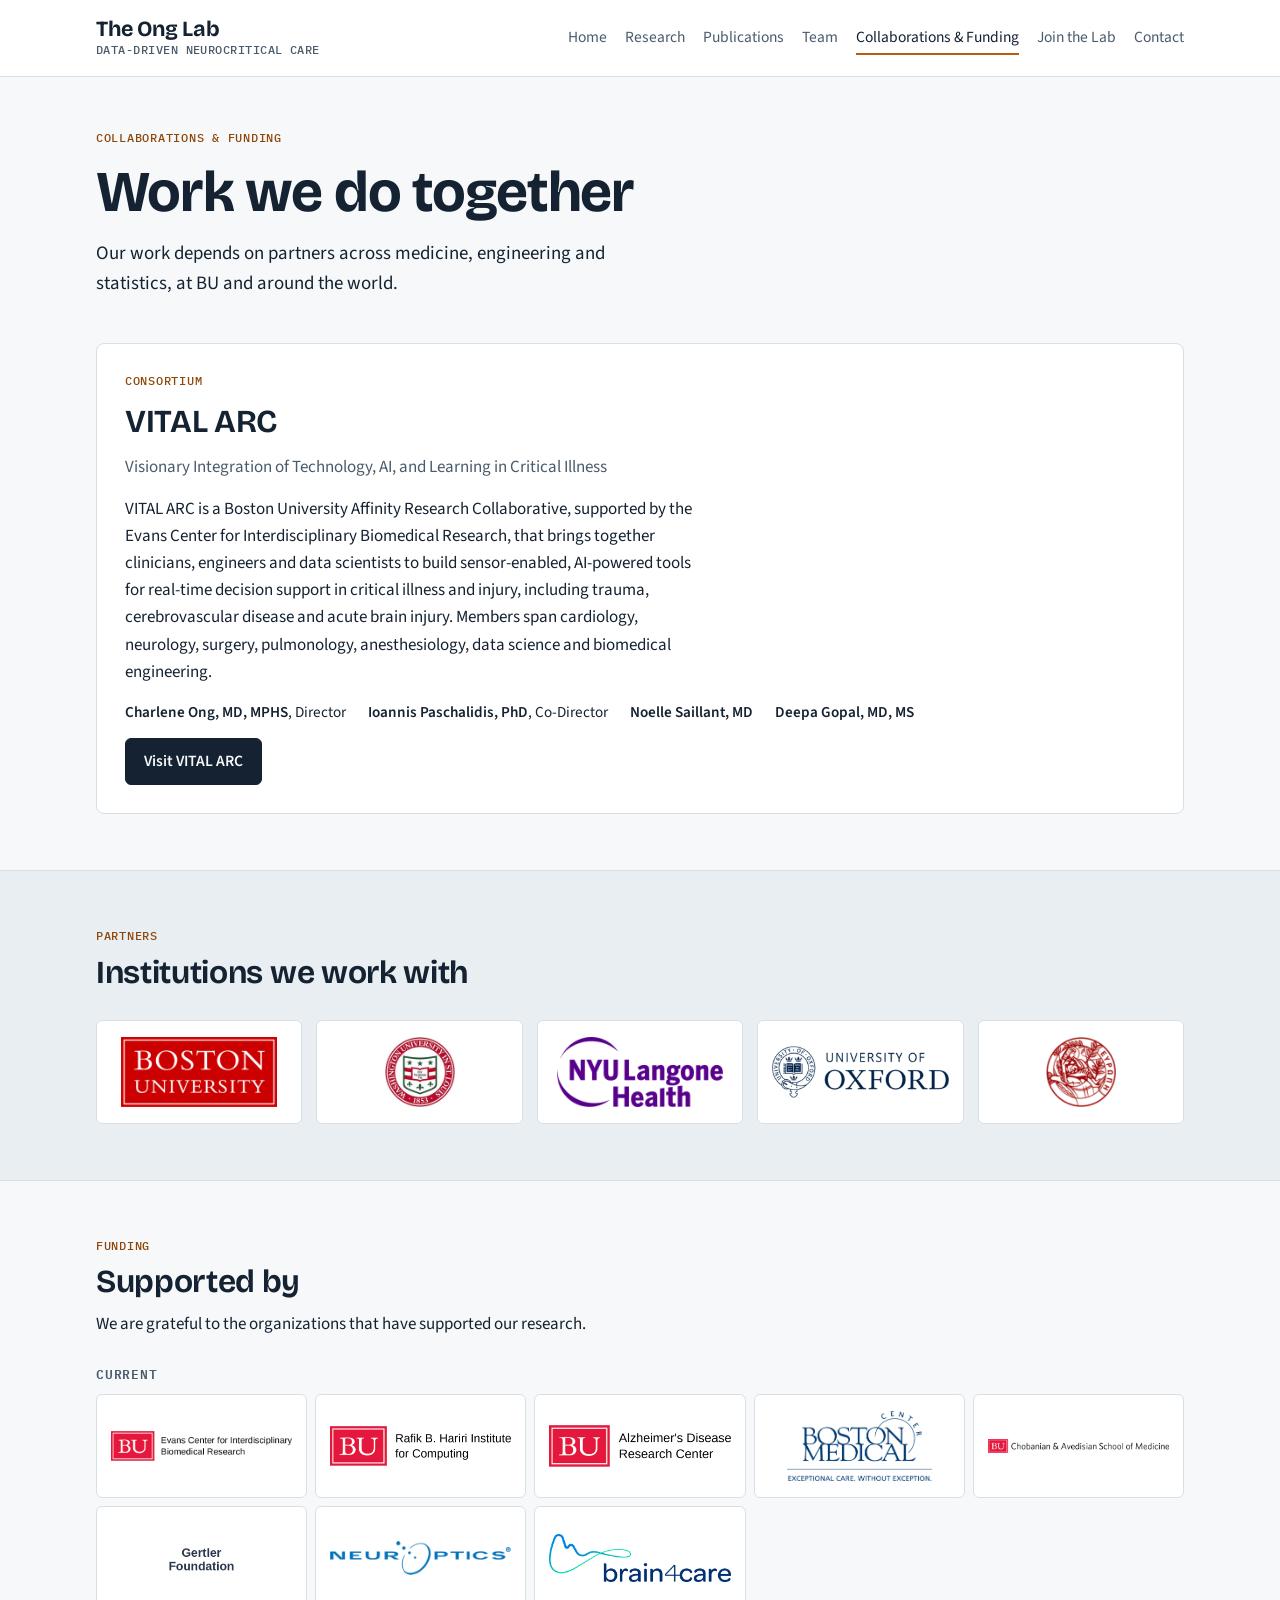
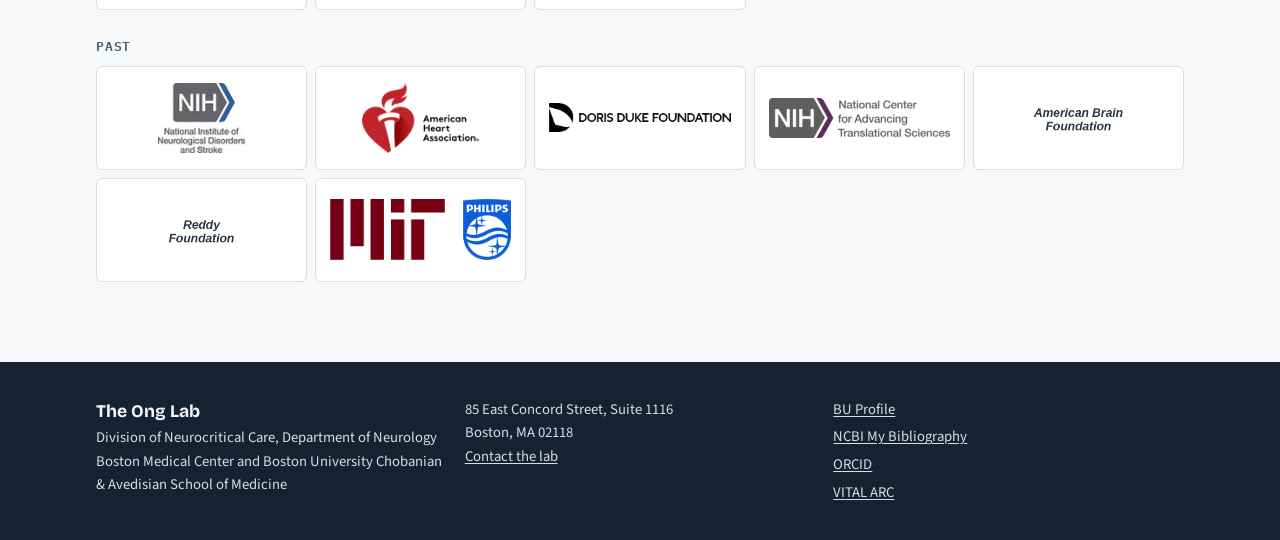
<file: collaborations.html>
<!doctype html><html lang="en"><head><meta charset="utf-8"><meta name="viewport" content="width=device-width, initial-scale=1, viewport-fit=cover"><title>Collaborations &amp; Funding | The Ong Lab</title><meta name="claude:viewport-fit-sides" content="cover"><meta name="description" content="The Ong Lab at Boston Medical Center and Boston University builds data-driven tools to detect neurologic decline and predict recovery in critically ill patients."><link rel="preconnect" href="https://fonts.googleapis.com"><link rel="preconnect" href="https://fonts.gstatic.com" crossorigin><link rel="stylesheet" href="https://fonts.googleapis.com/css2?family=Bricolage+Grotesque:opsz,wght@12..96,600;12..96,700&family=IBM+Plex+Mono:wght@500;600&family=Source+Sans+3:ital,wght@0,400;0,600;0,700;1,400&display=swap"><link rel="stylesheet" href="style.css"></head><body><header class="site-head"><div class="wrap">
<a class="brand" href="index.html"><b>The Ong Lab</b><span>Data-driven neurocritical care</span></a>
<nav class="nav" aria-label="Main"><a href="index.html">Home</a><a href="research.html">Research</a><a href="publications.html">Publications</a><a href="team.html">Team</a><a href="collaborations.html" aria-current="page">Collaborations &amp; Funding</a><a href="join.html">Join the Lab</a><a href="contact.html">Contact</a></nav></div></header>
<main>
<section class="wrap page-hero"><p class="eyebrow">Collaborations &amp; Funding</p><h1>Work we do together</h1>
<p class="lede">Our work depends on partners across medicine, engineering and statistics, at BU and around the world.</p></section>
<section class="section" id="vital-arc" style="padding-top:8px"><div class="wrap">
  <div class="arc">
    <p class="eyebrow">Consortium</p>
    <h2>VITAL ARC</h2>
    <p class="muted">Visionary Integration of Technology, AI, and Learning in Critical Illness</p>
    <p style="max-width:72ch">VITAL ARC is a Boston University Affinity Research Collaborative, supported by the Evans Center for Interdisciplinary Biomedical Research, that brings together clinicians, engineers and data scientists to build sensor-enabled, AI-powered tools for real-time decision support in critical illness and injury, including trauma, cerebrovascular disease and acute brain injury. Members span cardiology, neurology, surgery, pulmonology, anesthesiology, data science and biomedical engineering.</p>
    <div class="leaders"><span><b>Charlene Ong, MD, MPHS</b>, Director</span><span><b>Ioannis Paschalidis, PhD</b>, Co-Director</span><span><b>Noelle Saillant, MD</b></span><span><b>Deepa Gopal, MD, MS</b></span></div>
    <div class="actions"><a class="btn primary" href="https://www.bumc.bu.edu/evanscenteribr/2025/12/08/pre-arc-vital-visionary-integration-of-technology-ai-and-learning-in-critical-illness/">Visit VITAL ARC</a></div>
  </div>
</div></section>
<section class="section band"><div class="wrap">
  <div class="section-head"><p class="eyebrow">Partners</p><h2>Institutions we work with</h2></div>
  <ul class="logos"><li><img src="images/logos/boston-university.png" alt="Boston University" loading="lazy"><span>Boston University</span></li><li><img src="images/logos/washu.png" alt="Washington University in St. Louis" loading="lazy"><span>Washington University in St. Louis</span></li><li><img src="images/logos/nyu.png" alt="NYU Langone Health" loading="lazy"><span>NYU Langone Health</span></li><li><img src="images/logos/oxford.png" alt="University of Oxford" loading="lazy"><span>University of Oxford</span></li><li><img src="images/logos/crete.png" alt="University of Crete" loading="lazy"><span>University of Crete</span></li></ul>
</div></section>
<section class="section"><div class="wrap" style="display:grid;gap:28px">
  <div class="section-head" style="margin-bottom:0"><p class="eyebrow">Funding</p><h2>Supported by</h2><p>We are grateful to the organizations that have supported our research.</p></div>
  <div class="col"><h3>Current</h3><ul class="logos"><li><img src="images/logos/evans-center.png" alt="BU Evans Center for Interdisciplinary Biomedical Research" loading="lazy"><span>BU Evans Center for Interdisciplinary Biomedical Research</span></li><li><img src="images/logos/hariri.png" alt="BU Hariri Institute for Computing" loading="lazy"><span>BU Hariri Institute for Computing</span></li><li><img src="images/logos/bu-adrc.png" alt="BU Alzheimer&#x27;s Disease Research Center" loading="lazy"><span>BU Alzheimer&#x27;s Disease Research Center</span></li><li><img src="images/logos/bmc.png" alt="Boston Medical Center" loading="lazy"><span>Boston Medical Center</span></li><li><img src="images/logos/spivack.png" alt="Jack Spivack Neuroscience Award, BU Chobanian &amp; Avedisian School of Medicine" loading="lazy"><span>Jack Spivack Neuroscience Award, BU Chobanian &amp; Avedisian School of Medicine</span></li><li><img src="images/logos/gertler.png" alt="Gertler Foundation" loading="lazy"><span>Gertler Foundation</span></li><li><img src="images/logos/neuroptics.png" alt="Neuroptics" loading="lazy"><span>Neuroptics</span></li><li><img src="images/logos/brain4care.png" alt="brain4care" loading="lazy"><span>brain4care</span></li></ul></div>
  <div class="col"><h3>Past</h3><ul class="logos"><li><img src="images/logos/ninds.png" alt="National Institute of Neurological Disorders and Stroke" loading="lazy"><span>National Institute of Neurological Disorders and Stroke</span></li><li><img src="images/logos/aha.png" alt="American Heart Association" loading="lazy"><span>American Heart Association</span></li><li><img src="images/logos/doris-duke.png" alt="Doris Duke Charitable Foundation" loading="lazy"><span>Doris Duke Charitable Foundation</span></li><li><img src="images/logos/ncats-ctsi.png" alt="NCATS and BU Clinical and Translational Science Institute" loading="lazy"><span>NCATS and BU Clinical and Translational Science Institute</span></li><li><img src="images/logos/american-brain-foundation.png" alt="American Brain Foundation" loading="lazy"><span>American Brain Foundation</span></li><li><img src="images/logos/reddy.png" alt="Reddy Foundation" loading="lazy"><span>Reddy Foundation</span></li><li><img src="images/logos/mit-philips.png" alt="MIT-Philips" loading="lazy"><span>MIT-Philips</span></li></ul></div>
</div></section>
</main>
<footer class="site-foot"><div class="wrap">
<div><b>The Ong Lab</b><p>Division of Neurocritical Care, Department of Neurology<br>Boston Medical Center and Boston University Chobanian &amp; Avedisian School of Medicine</p></div>
<div><p>85 East Concord Street, Suite 1116<br>Boston, MA 02118<br><a href="contact.html">Contact the lab</a></p></div>
<ul><li><a href="https://profiles.bu.edu/Charlene.Ong">BU Profile</a></li><li><a href="https://www.ncbi.nlm.nih.gov/myncbi/browse/collection/46863183">NCBI My Bibliography</a></li><li><a href="https://orcid.org/0000-0003-2377-3025">ORCID</a></li><li><a href="https://www.bumc.bu.edu/evanscenteribr/2025/12/08/pre-arc-vital-visionary-integration-of-technology-ai-and-learning-in-critical-illness/">VITAL ARC</a></li></ul>
</div></footer>
<script>
document.querySelectorAll('[data-copy]').forEach(function(b){b.addEventListener('click',function(){var t=b.getAttribute('data-copy');var done=function(){b.textContent='Copied';setTimeout(function(){b.textContent='Copy'},1600)};try{navigator.clipboard.writeText(t).then(done,function(){sel(b)})}catch(x){sel(b)}})});
document.querySelectorAll('.logos img').forEach(function(i){var miss=function(){i.parentNode.classList.add('missing')};if(i.complete&&i.naturalWidth===0)miss();i.addEventListener('error',miss)});
function sel(b){var c=b.previousElementSibling;var r=document.createRange();r.selectNodeContents(c);var s=getSelection();s.removeAllRanges();s.addRange(r);}
</script></body></html>
</file>
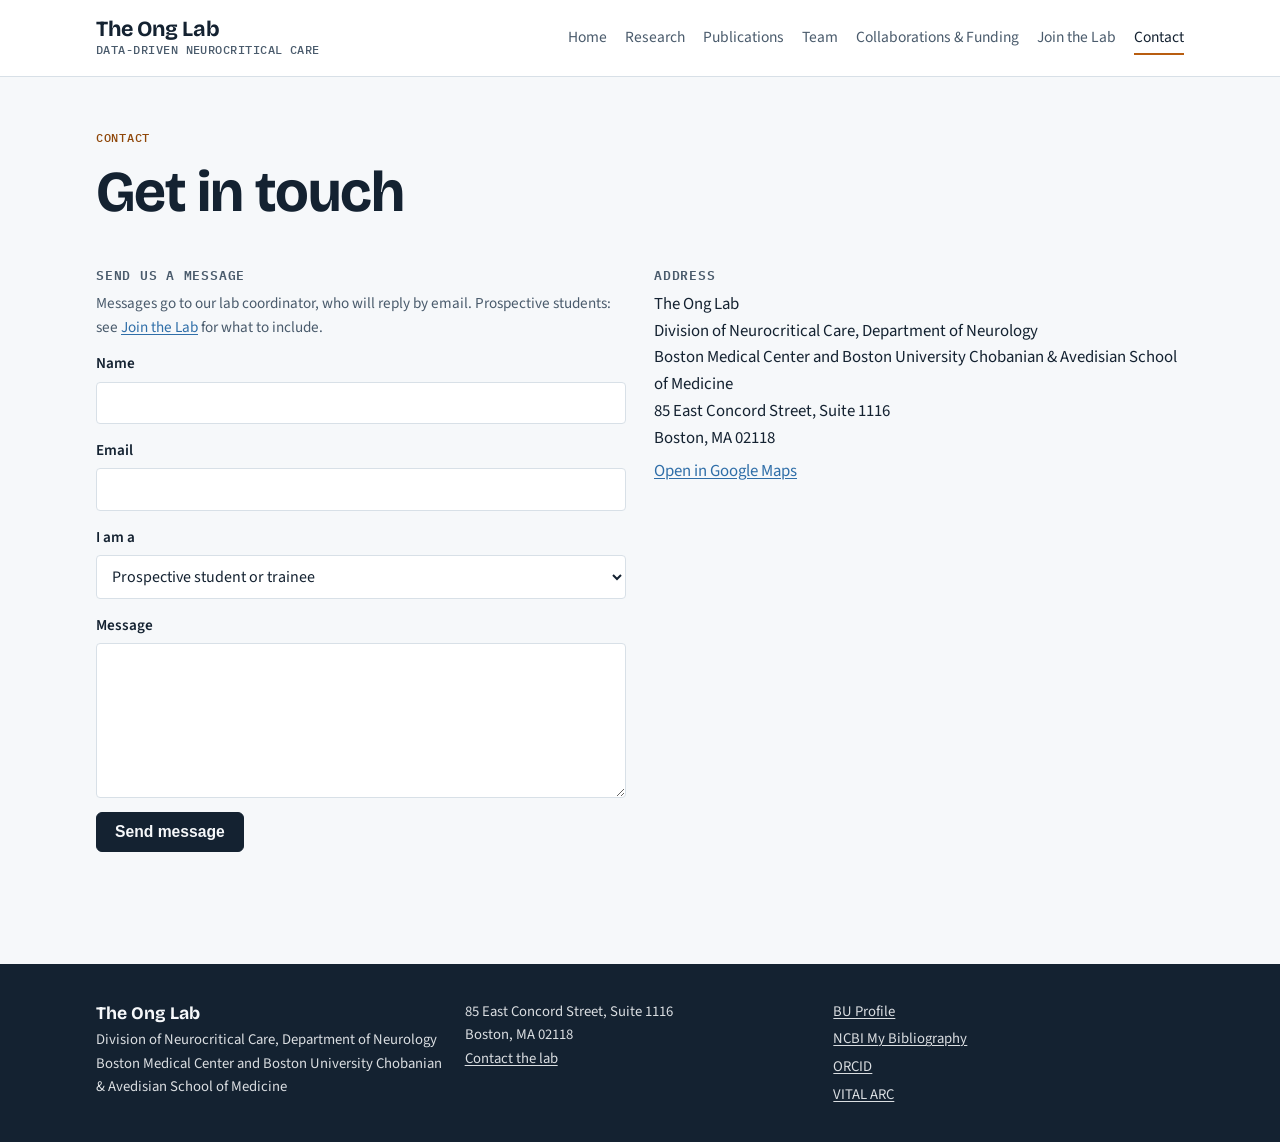
<file: contact.html>
<!doctype html><html lang="en"><head><meta charset="utf-8"><meta name="viewport" content="width=device-width, initial-scale=1, viewport-fit=cover"><title>Contact | The Ong Lab</title><meta name="claude:viewport-fit-sides" content="cover"><meta name="description" content="The Ong Lab at Boston Medical Center and Boston University builds data-driven tools to detect neurologic decline and predict recovery in critically ill patients."><link rel="preconnect" href="https://fonts.googleapis.com"><link rel="preconnect" href="https://fonts.gstatic.com" crossorigin><link rel="stylesheet" href="https://fonts.googleapis.com/css2?family=Bricolage+Grotesque:opsz,wght@12..96,600;12..96,700&family=IBM+Plex+Mono:wght@500;600&family=Source+Sans+3:ital,wght@0,400;0,600;0,700;1,400&display=swap"><link rel="stylesheet" href="style.css"></head><body><header class="site-head"><div class="wrap">
<a class="brand" href="index.html"><b>The Ong Lab</b><span>Data-driven neurocritical care</span></a>
<nav class="nav" aria-label="Main"><a href="index.html">Home</a><a href="research.html">Research</a><a href="publications.html">Publications</a><a href="team.html">Team</a><a href="collaborations.html">Collaborations &amp; Funding</a><a href="join.html">Join the Lab</a><a href="contact.html" aria-current="page">Contact</a></nav></div></header>
<main>
<section class="wrap page-hero"><p class="eyebrow">Contact</p><h1>Get in touch</h1></section>
<section class="section" style="padding-top:8px"><div class="wrap cols">
  <div class="col contact-card"><h3>Send us a message</h3>
    <p class="muted" style="font-size:.95rem">Messages go to our lab coordinator, who will reply by email. Prospective students: see <a href="join.html">Join the Lab</a> for what to include.</p>
    <!-- To change where messages go, change the Formspree form ID in the action address below. -->
    <form class="contact-form" action="https://formspree.io/f/mqperlvr" method="POST">
      <label>Name<input type="text" name="name" autocomplete="name" required></label>
      <label>Email<input type="email" name="email" autocomplete="email" required></label>
      <label>I am a
        <select name="inquiry_type">
          <option>Prospective student or trainee</option>
          <option>Prospective postdoc or staff applicant</option>
          <option>Collaborator or researcher</option>
          <option>Other</option>
        </select></label>
      <label>Message<textarea name="message" rows="6" required></textarea></label>
      <input type="text" name="_gotcha" tabindex="-1" autocomplete="off" class="hp" aria-hidden="true">
      <input type="hidden" name="_subject" value="Ong Lab website inquiry">
      <button class="btn primary" type="submit">Send message</button>
      <p class="form-status" role="status" aria-live="polite"></p>
    </form></div>
  <div class="col contact-card"><h3>Address</h3>
    <p>The Ong Lab<br>Division of Neurocritical Care, Department of Neurology<br>Boston Medical Center and Boston University Chobanian &amp; Avedisian School of Medicine<br>85 East Concord Street, Suite 1116<br>Boston, MA 02118</p>
    <a href="https://www.google.com/maps/search/?api=1&amp;query=85+East+Concord+Street+Boston+MA+02118">Open in Google Maps</a></div>
</div></section>
</main>
<footer class="site-foot"><div class="wrap">
<div><b>The Ong Lab</b><p>Division of Neurocritical Care, Department of Neurology<br>Boston Medical Center and Boston University Chobanian &amp; Avedisian School of Medicine</p></div>
<div><p>85 East Concord Street, Suite 1116<br>Boston, MA 02118<br><a href="contact.html">Contact the lab</a></p></div>
<ul><li><a href="https://profiles.bu.edu/Charlene.Ong">BU Profile</a></li><li><a href="https://www.ncbi.nlm.nih.gov/myncbi/browse/collection/46863183">NCBI My Bibliography</a></li><li><a href="https://orcid.org/0000-0003-2377-3025">ORCID</a></li><li><a href="https://www.bumc.bu.edu/evanscenteribr/2025/12/08/pre-arc-vital-visionary-integration-of-technology-ai-and-learning-in-critical-illness/">VITAL ARC</a></li></ul>
</div></footer>
<script>
document.querySelectorAll('[data-copy]').forEach(function(b){b.addEventListener('click',function(){var t=b.getAttribute('data-copy');var done=function(){b.textContent='Copied';setTimeout(function(){b.textContent='Copy'},1600)};try{navigator.clipboard.writeText(t).then(done,function(){sel(b)})}catch(x){sel(b)}})});
document.querySelectorAll('.logos img').forEach(function(i){var miss=function(){i.parentNode.classList.add('missing')};if(i.complete&&i.naturalWidth===0)miss();i.addEventListener('error',miss)});
function sel(b){var c=b.previousElementSibling;var r=document.createRange();r.selectNodeContents(c);var s=getSelection();s.removeAllRanges();s.addRange(r);}
</script><script>
(function(){var f=document.querySelector('.contact-form');if(!f)return;var st=f.querySelector('.form-status'),btn=f.querySelector('button');
f.addEventListener('submit',function(e){e.preventDefault();btn.disabled=true;st.textContent='Sending...';
fetch(f.action,{method:'POST',body:new FormData(f),headers:{'Accept':'application/json'}}).then(function(r){
if(r.ok){f.reset();st.textContent='Thank you. Your message was sent, and our lab coordinator will be in touch.';}
else{return r.json().then(function(d){var m=(d&&d.errors&&d.errors.length)?d.errors.map(function(x){return x.message}).join(' '):(d&&d.error)||('error '+r.status);st.textContent='Sorry, the message could not be sent ('+m+').';},function(){st.textContent='Sorry, the message could not be sent (error '+r.status+').';});}
}).catch(function(){st.textContent='Sorry, the message could not be sent. Please check your connection and try again.';}).finally(function(){btn.disabled=false;});});})();
</script></body></html>
</file>
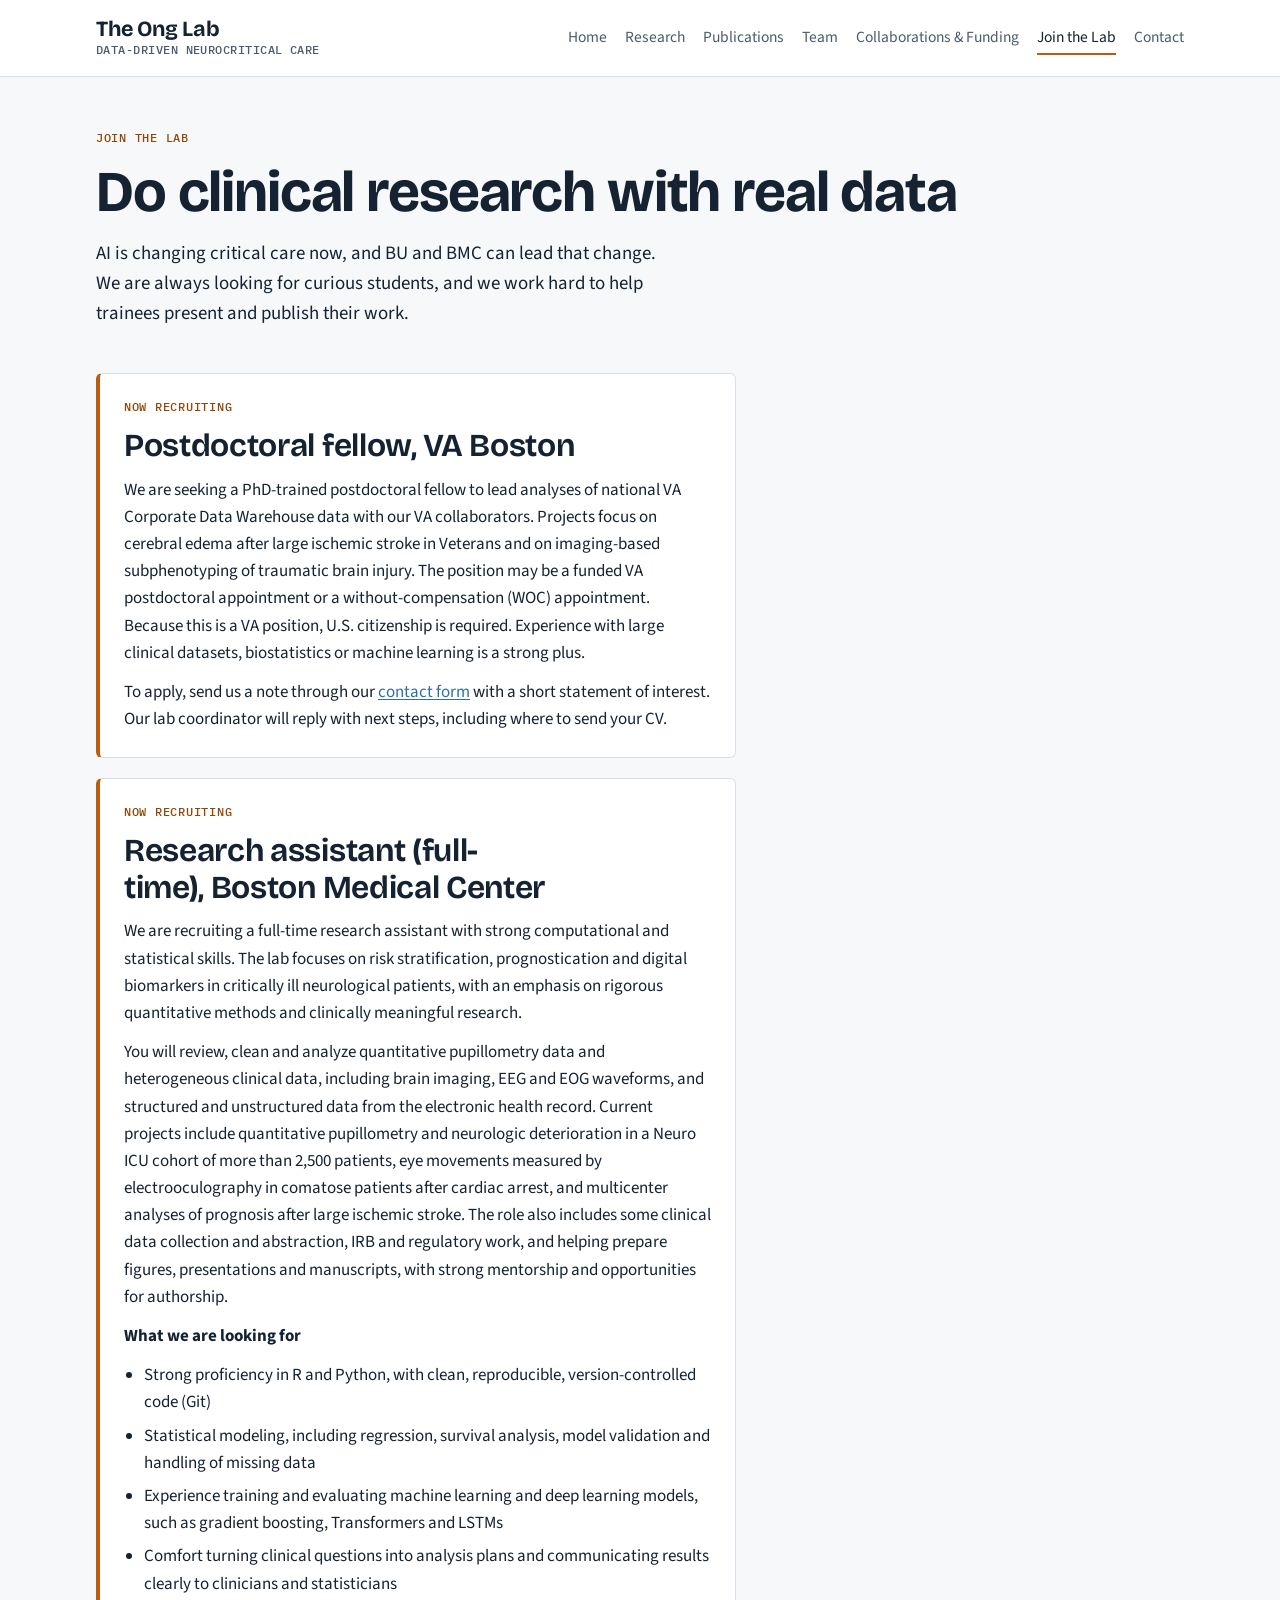
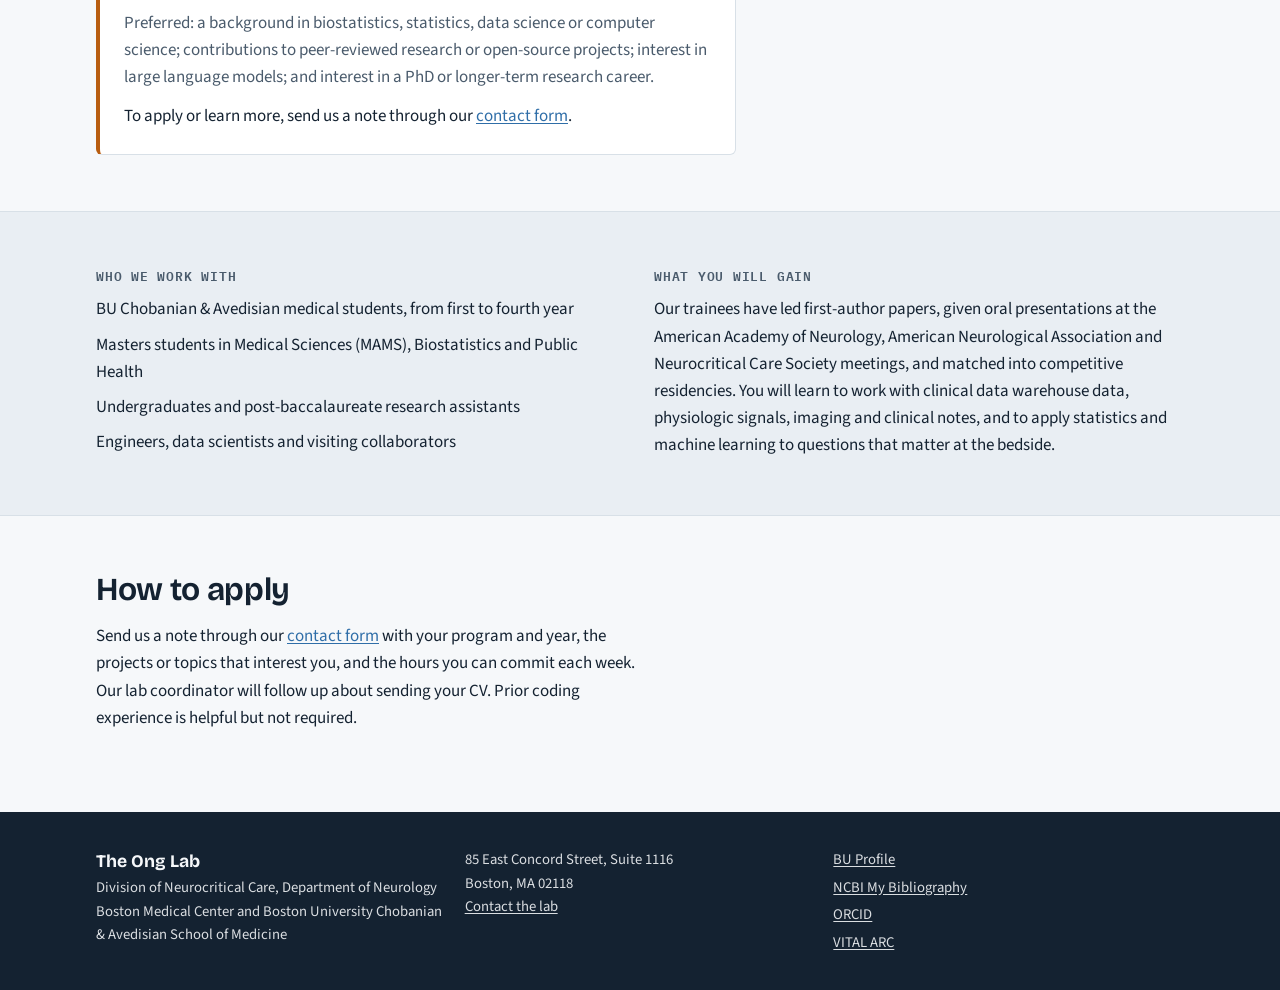
<file: join.html>
<!doctype html><html lang="en"><head><meta charset="utf-8"><meta name="viewport" content="width=device-width, initial-scale=1, viewport-fit=cover"><title>Join the Lab | The Ong Lab</title><meta name="claude:viewport-fit-sides" content="cover"><meta name="description" content="The Ong Lab at Boston Medical Center and Boston University builds data-driven tools to detect neurologic decline and predict recovery in critically ill patients."><link rel="preconnect" href="https://fonts.googleapis.com"><link rel="preconnect" href="https://fonts.gstatic.com" crossorigin><link rel="stylesheet" href="https://fonts.googleapis.com/css2?family=Bricolage+Grotesque:opsz,wght@12..96,600;12..96,700&family=IBM+Plex+Mono:wght@500;600&family=Source+Sans+3:ital,wght@0,400;0,600;0,700;1,400&display=swap"><link rel="stylesheet" href="style.css"></head><body><header class="site-head"><div class="wrap">
<a class="brand" href="index.html"><b>The Ong Lab</b><span>Data-driven neurocritical care</span></a>
<nav class="nav" aria-label="Main"><a href="index.html">Home</a><a href="research.html">Research</a><a href="publications.html">Publications</a><a href="team.html">Team</a><a href="collaborations.html">Collaborations &amp; Funding</a><a href="join.html" aria-current="page">Join the Lab</a><a href="contact.html">Contact</a></nav></div></header>
<main>
<section class="wrap page-hero"><p class="eyebrow">Join the Lab</p><h1>Do clinical research with real data</h1>
<p class="lede">AI is changing critical care now, and BU and BMC can lead that change. We are always looking for curious students, and we work hard to help trainees present and publish their work.</p></section>
<section class="section" style="padding-top:8px"><div class="wrap">
  <div class="opening">
    <p class="eyebrow">Now recruiting</p>
    <h2>Postdoctoral fellow, VA Boston</h2>
    <p>We are seeking a PhD-trained postdoctoral fellow to lead analyses of national VA Corporate Data Warehouse data with our VA collaborators. Projects focus on cerebral edema after large ischemic stroke in Veterans and on imaging-based subphenotyping of traumatic brain injury. The position may be a funded VA postdoctoral appointment or a without-compensation (WOC) appointment. Because this is a VA position, U.S. citizenship is required. Experience with large clinical datasets, biostatistics or machine learning is a strong plus.</p>
    <p>To apply, send us a note through our <a href="contact.html">contact form</a> with a short statement of interest. Our lab coordinator will reply with next steps, including where to send your CV.</p>
  </div>
  <div class="opening">
    <p class="eyebrow">Now recruiting</p>
    <h2>Research assistant (full-time), Boston Medical Center</h2>
    <p>We are recruiting a full-time research assistant with strong computational and statistical skills. The lab focuses on risk stratification, prognostication and digital biomarkers in critically ill neurological patients, with an emphasis on rigorous quantitative methods and clinically meaningful research.</p>
    <p>You will review, clean and analyze quantitative pupillometry data and heterogeneous clinical data, including brain imaging, EEG and EOG waveforms, and structured and unstructured data from the electronic health record. Current projects include quantitative pupillometry and neurologic deterioration in a Neuro ICU cohort of more than 2,500 patients, eye movements measured by electrooculography in comatose patients after cardiac arrest, and multicenter analyses of prognosis after large ischemic stroke. The role also includes some clinical data collection and abstraction, IRB and regulatory work, and helping prepare figures, presentations and manuscripts, with strong mentorship and opportunities for authorship.</p>
    <p><b>What we are looking for</b></p>
    <ul class="checklist">
      <li>Strong proficiency in R and Python, with clean, reproducible, version-controlled code (Git)</li>
      <li>Statistical modeling, including regression, survival analysis, model validation and handling of missing data</li>
      <li>Experience training and evaluating machine learning and deep learning models, such as gradient boosting, Transformers and LSTMs</li>
      <li>Comfort turning clinical questions into analysis plans and communicating results clearly to clinicians and statisticians</li>
    </ul>
    <p class="muted">Preferred: a background in biostatistics, statistics, data science or computer science; contributions to peer-reviewed research or open-source projects; interest in large language models; and interest in a PhD or longer-term research career.</p>
    <p>To apply or learn more, send us a note through our <a href="contact.html">contact form</a>.</p>
  </div>
</div></section>
<section class="section band"><div class="wrap cols">
  <div class="col"><h3>Who we work with</h3><ul>
    <li>BU Chobanian &amp; Avedisian medical students, from first to fourth year</li>
    <li>Masters students in Medical Sciences (MAMS), Biostatistics and Public Health</li>
    <li>Undergraduates and post-baccalaureate research assistants</li>
    <li>Engineers, data scientists and visiting collaborators</li></ul></div>
  <div class="col"><h3>What you will gain</h3><p>Our trainees have led first-author papers, given oral presentations at the American Academy of Neurology, American Neurological Association and Neurocritical Care Society meetings, and matched into competitive residencies. You will learn to work with clinical data warehouse data, physiologic signals, imaging and clinical notes, and to apply statistics and machine learning to questions that matter at the bedside.</p></div>
</div></section>
<section class="section"><div class="wrap" style="display:grid;gap:32px">
  <div class="prose"><h2>How to apply</h2>
  <p>Send us a note through our <a href="contact.html">contact form</a> with your program and year, the projects or topics that interest you, and the hours you can commit each week. Our lab coordinator will follow up about sending your CV. Prior coding experience is helpful but not required.</p></div>
</div></section>
</main>
<footer class="site-foot"><div class="wrap">
<div><b>The Ong Lab</b><p>Division of Neurocritical Care, Department of Neurology<br>Boston Medical Center and Boston University Chobanian &amp; Avedisian School of Medicine</p></div>
<div><p>85 East Concord Street, Suite 1116<br>Boston, MA 02118<br><a href="contact.html">Contact the lab</a></p></div>
<ul><li><a href="https://profiles.bu.edu/Charlene.Ong">BU Profile</a></li><li><a href="https://www.ncbi.nlm.nih.gov/myncbi/browse/collection/46863183">NCBI My Bibliography</a></li><li><a href="https://orcid.org/0000-0003-2377-3025">ORCID</a></li><li><a href="https://www.bumc.bu.edu/evanscenteribr/2025/12/08/pre-arc-vital-visionary-integration-of-technology-ai-and-learning-in-critical-illness/">VITAL ARC</a></li></ul>
</div></footer>
<script>
document.querySelectorAll('[data-copy]').forEach(function(b){b.addEventListener('click',function(){var t=b.getAttribute('data-copy');var done=function(){b.textContent='Copied';setTimeout(function(){b.textContent='Copy'},1600)};try{navigator.clipboard.writeText(t).then(done,function(){sel(b)})}catch(x){sel(b)}})});
document.querySelectorAll('.logos img').forEach(function(i){var miss=function(){i.parentNode.classList.add('missing')};if(i.complete&&i.naturalWidth===0)miss();i.addEventListener('error',miss)});
function sel(b){var c=b.previousElementSibling;var r=document.createRange();r.selectNodeContents(c);var s=getSelection();s.removeAllRanges();s.addRange(r);}
</script></body></html>
</file>
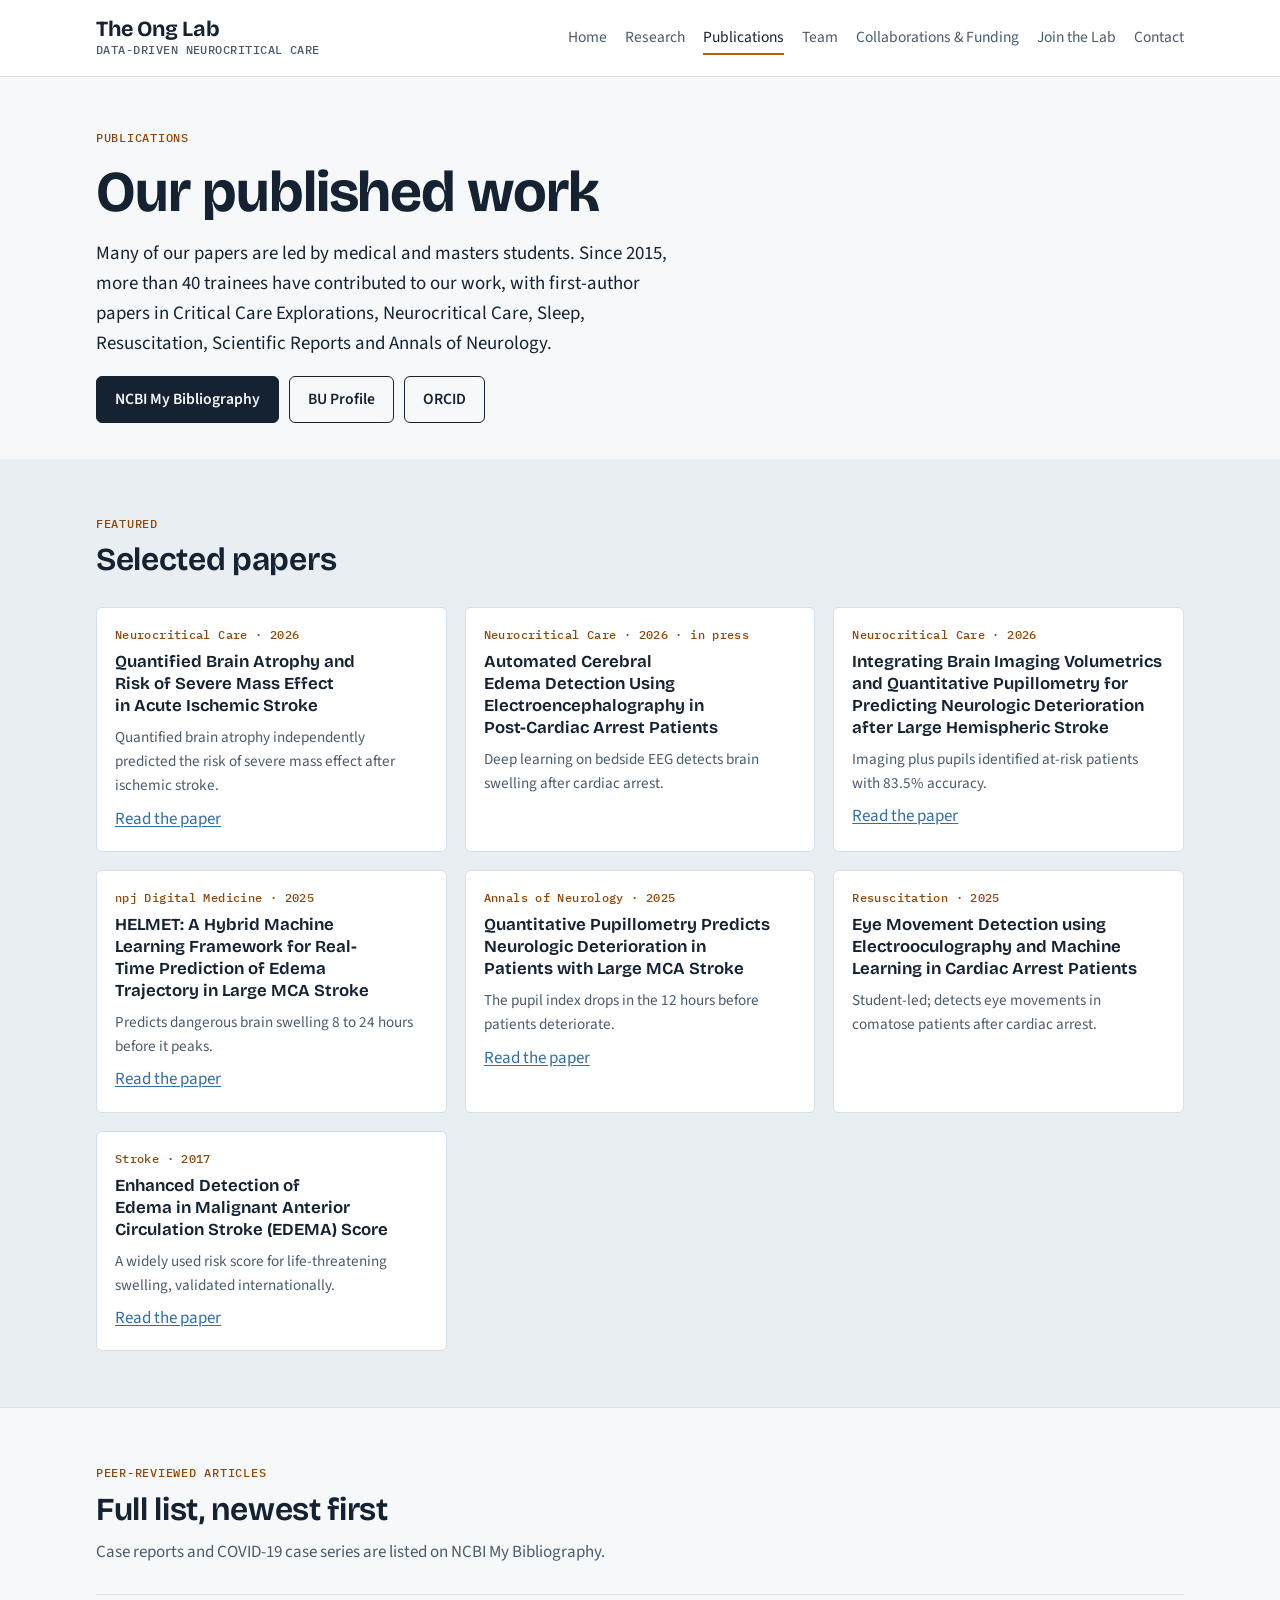
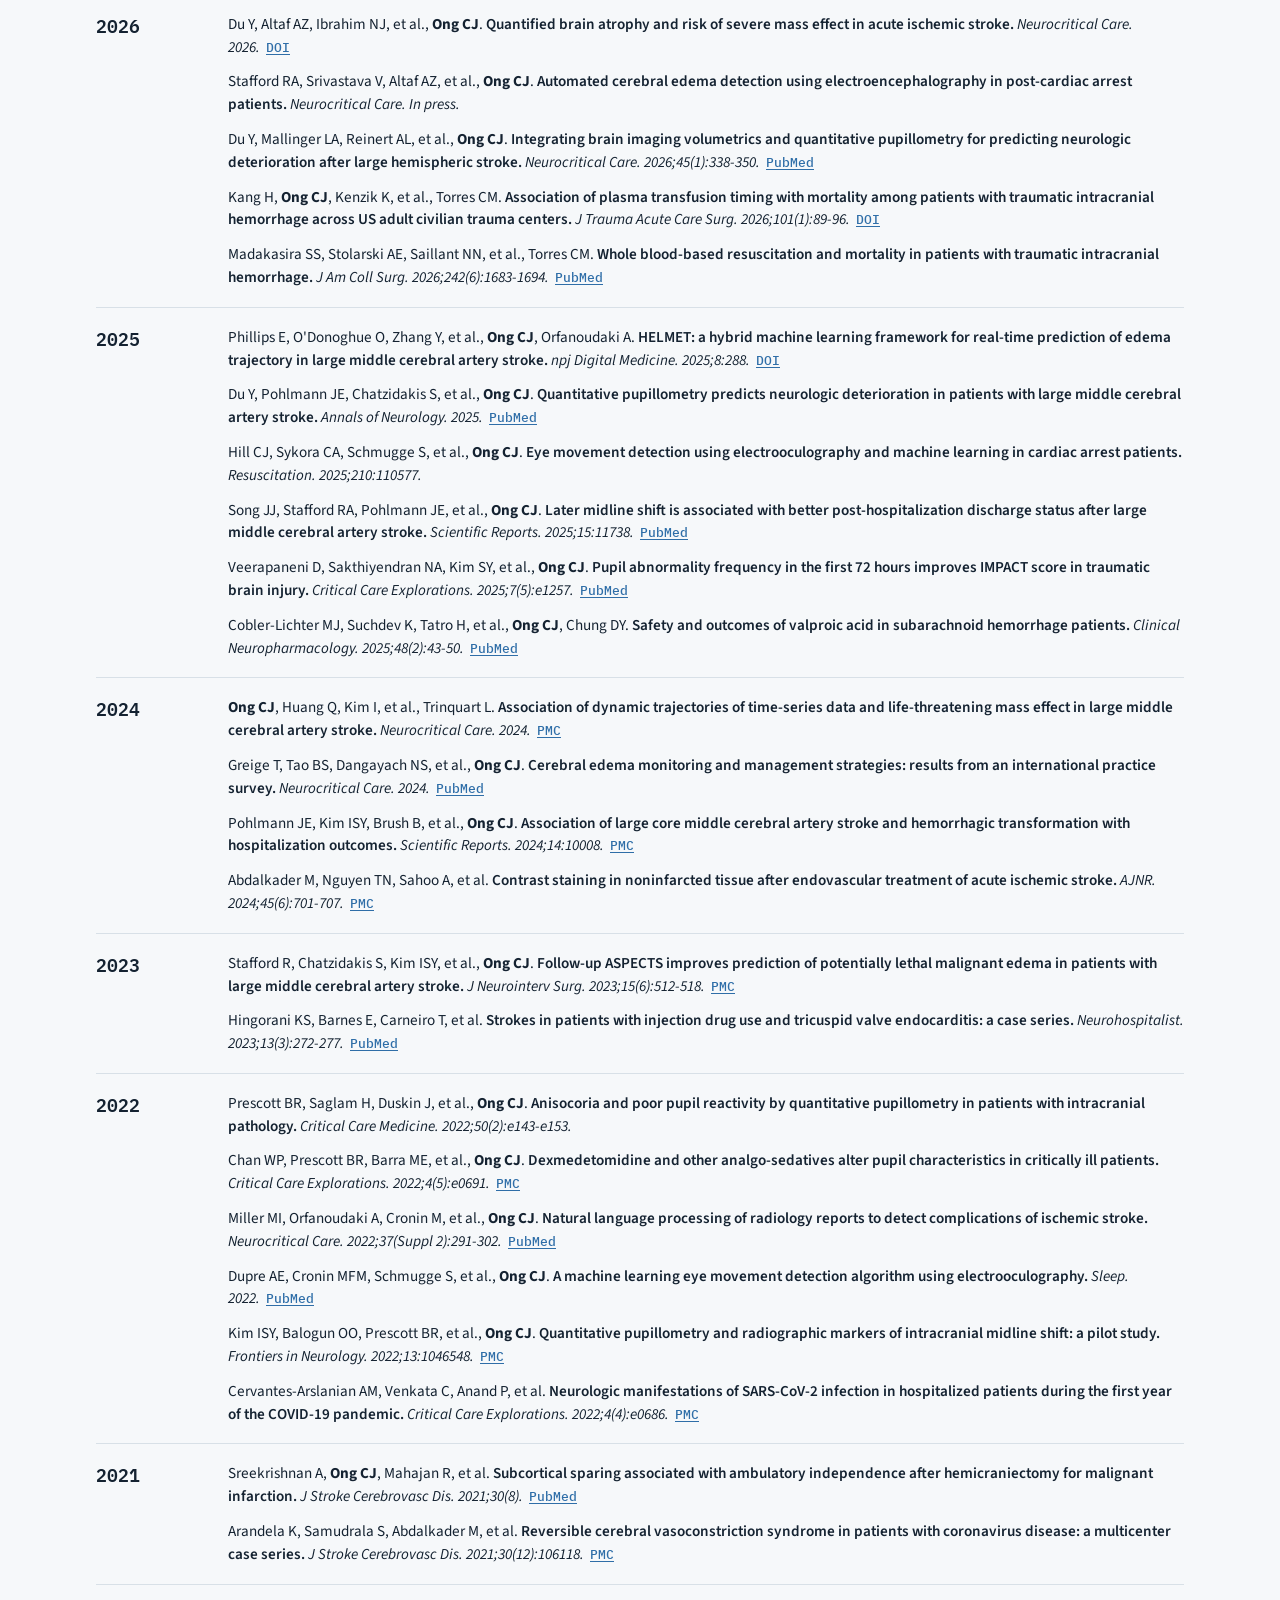
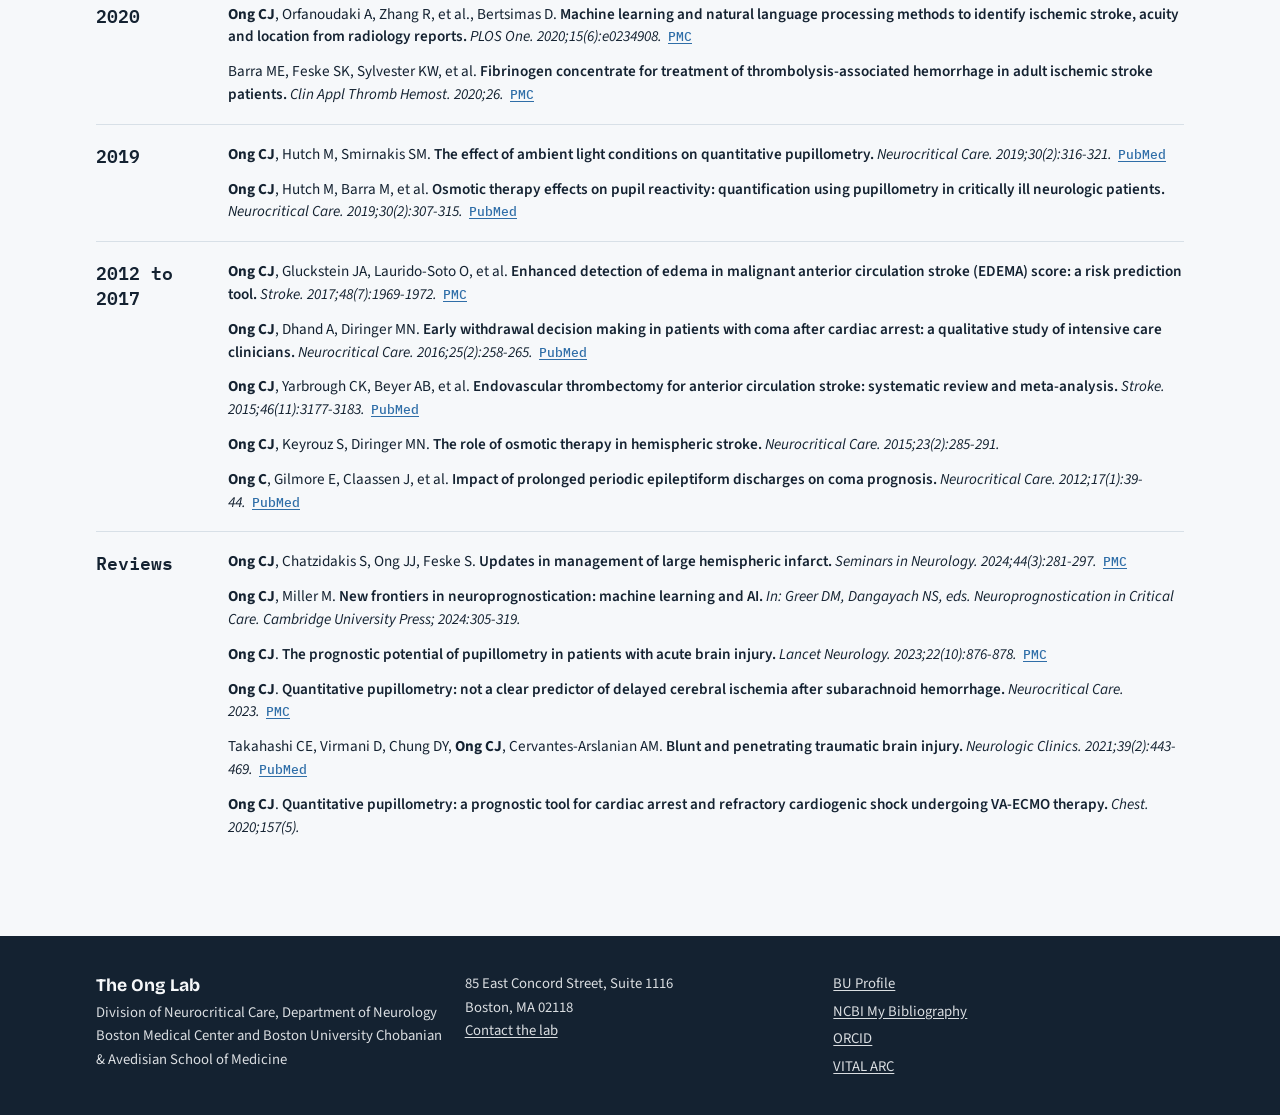
<file: publications.html>
<!doctype html><html lang="en"><head><meta charset="utf-8"><meta name="viewport" content="width=device-width, initial-scale=1, viewport-fit=cover"><title>Publications | The Ong Lab</title><meta name="claude:viewport-fit-sides" content="cover"><meta name="description" content="The Ong Lab at Boston Medical Center and Boston University builds data-driven tools to detect neurologic decline and predict recovery in critically ill patients."><link rel="preconnect" href="https://fonts.googleapis.com"><link rel="preconnect" href="https://fonts.gstatic.com" crossorigin><link rel="stylesheet" href="https://fonts.googleapis.com/css2?family=Bricolage+Grotesque:opsz,wght@12..96,600;12..96,700&family=IBM+Plex+Mono:wght@500;600&family=Source+Sans+3:ital,wght@0,400;0,600;0,700;1,400&display=swap"><link rel="stylesheet" href="style.css"></head><body><header class="site-head"><div class="wrap">
<a class="brand" href="index.html"><b>The Ong Lab</b><span>Data-driven neurocritical care</span></a>
<nav class="nav" aria-label="Main"><a href="index.html">Home</a><a href="research.html">Research</a><a href="publications.html" aria-current="page">Publications</a><a href="team.html">Team</a><a href="collaborations.html">Collaborations &amp; Funding</a><a href="join.html">Join the Lab</a><a href="contact.html">Contact</a></nav></div></header>
<main>
<section class="wrap page-hero">
  <p class="eyebrow">Publications</p><h1>Our published work</h1>
  <p class="lede">Many of our papers are led by medical and masters students. Since 2015, more than 40 trainees have contributed to our work, with first-author papers in Critical Care Explorations, Neurocritical Care, Sleep, Resuscitation, Scientific Reports and Annals of Neurology.</p>
  <div class="links-row"><a class="btn primary" href="https://www.ncbi.nlm.nih.gov/myncbi/browse/collection/46863183">NCBI My Bibliography</a><a class="btn" href="https://profiles.bu.edu/Charlene.Ong">BU Profile</a><a class="btn" href="https://orcid.org/0000-0003-2377-3025">ORCID</a></div>
</section>
<section class="section band"><div class="wrap">
  <div class="section-head"><p class="eyebrow">Featured</p><h2>Selected papers</h2></div>
  <div class="featured"><article class="paper"><p class="meta">Neurocritical Care · 2026</p><h3>Quantified Brain Atrophy and Risk of Severe Mass Effect in Acute Ischemic Stroke</h3><p>Quantified brain atrophy independently predicted the risk of severe mass effect after ischemic stroke.</p><a href="https://doi.org/10.1007/s12028-026-02660-7">Read the paper</a></article><article class="paper"><p class="meta">Neurocritical Care · 2026 · in press</p><h3>Automated Cerebral Edema Detection Using Electroencephalography in Post-Cardiac Arrest Patients</h3><p>Deep learning on bedside EEG detects brain swelling after cardiac arrest.</p></article><article class="paper"><p class="meta">Neurocritical Care · 2026</p><h3>Integrating Brain Imaging Volumetrics and Quantitative Pupillometry for Predicting Neurologic Deterioration after Large Hemispheric Stroke</h3><p>Imaging plus pupils identified at-risk patients with 83.5% accuracy.</p><a href="https://pubmed.ncbi.nlm.nih.gov/42087035">Read the paper</a></article><article class="paper"><p class="meta">npj Digital Medicine · 2025</p><h3>HELMET: A Hybrid Machine Learning Framework for Real-Time Prediction of Edema Trajectory in Large MCA Stroke</h3><p>Predicts dangerous brain swelling 8 to 24 hours before it peaks.</p><a href="https://doi.org/10.1038/s41746-025-01687-y">Read the paper</a></article><article class="paper"><p class="meta">Annals of Neurology · 2025</p><h3>Quantitative Pupillometry Predicts Neurologic Deterioration in Patients with Large MCA Stroke</h3><p>The pupil index drops in the 12 hours before patients deteriorate.</p><a href="https://pubmed.ncbi.nlm.nih.gov/39825740">Read the paper</a></article><article class="paper"><p class="meta">Resuscitation · 2025</p><h3>Eye Movement Detection using Electrooculography and Machine Learning in Cardiac Arrest Patients</h3><p>Student-led; detects eye movements in comatose patients after cardiac arrest.</p></article><article class="paper"><p class="meta">Stroke · 2017</p><h3>Enhanced Detection of Edema in Malignant Anterior Circulation Stroke (EDEMA) Score</h3><p>A widely used risk score for life-threatening swelling, validated internationally.</p><a href="https://www.ncbi.nlm.nih.gov/pmc/articles/PMC5487281">Read the paper</a></article></div>
</div></section>
<section class="section"><div class="wrap">
  <div class="section-head"><p class="eyebrow">Peer-reviewed articles</p><h2>Full list, newest first</h2><p class="muted">Case reports and COVID-19 case series are listed on NCBI My Bibliography.</p></div>
  <div class="year"><h3>2026</h3><ul class="pubs"><li>Du Y, Altaf AZ, Ibrahim NJ, et al., <span class="me">Ong CJ</span>. <span class="t">Quantified brain atrophy and risk of severe mass effect in acute ischemic stroke.</span> <span class="j">Neurocritical Care. 2026.</span><a href="https://doi.org/10.1007/s12028-026-02660-7">DOI</a></li><li>Stafford RA, Srivastava V, Altaf AZ, et al., <span class="me">Ong CJ</span>. <span class="t">Automated cerebral edema detection using electroencephalography in post-cardiac arrest patients.</span> <span class="j">Neurocritical Care. In press.</span></li><li>Du Y, Mallinger LA, Reinert AL, et al., <span class="me">Ong CJ</span>. <span class="t">Integrating brain imaging volumetrics and quantitative pupillometry for predicting neurologic deterioration after large hemispheric stroke.</span> <span class="j">Neurocritical Care. 2026;45(1):338-350.</span><a href="https://pubmed.ncbi.nlm.nih.gov/42087035">PubMed</a></li><li>Kang H, <span class="me">Ong CJ</span>, Kenzik K, et al., Torres CM. <span class="t">Association of plasma transfusion timing with mortality among patients with traumatic intracranial hemorrhage across US adult civilian trauma centers.</span> <span class="j">J Trauma Acute Care Surg. 2026;101(1):89-96.</span><a href="https://doi.org/10.1097/TA.0000000000004992">DOI</a></li><li>Madakasira SS, Stolarski AE, Saillant NN, et al., Torres CM. <span class="t">Whole blood-based resuscitation and mortality in patients with traumatic intracranial hemorrhage.</span> <span class="j">J Am Coll Surg. 2026;242(6):1683-1694.</span><a href="https://pubmed.ncbi.nlm.nih.gov/41677120">PubMed</a></li></ul></div><div class="year"><h3>2025</h3><ul class="pubs"><li>Phillips E, O&#x27;Donoghue O, Zhang Y, et al., <span class="me">Ong CJ</span>, Orfanoudaki A. <span class="t">HELMET: a hybrid machine learning framework for real-time prediction of edema trajectory in large middle cerebral artery stroke.</span> <span class="j">npj Digital Medicine. 2025;8:288.</span><a href="https://doi.org/10.1038/s41746-025-01687-y">DOI</a></li><li>Du Y, Pohlmann JE, Chatzidakis S, et al., <span class="me">Ong CJ</span>. <span class="t">Quantitative pupillometry predicts neurologic deterioration in patients with large middle cerebral artery stroke.</span> <span class="j">Annals of Neurology. 2025.</span><a href="https://pubmed.ncbi.nlm.nih.gov/39825740">PubMed</a></li><li>Hill CJ, Sykora CA, Schmugge S, et al., <span class="me">Ong CJ</span>. <span class="t">Eye movement detection using electrooculography and machine learning in cardiac arrest patients.</span> <span class="j">Resuscitation. 2025;210:110577.</span></li><li>Song JJ, Stafford RA, Pohlmann JE, et al., <span class="me">Ong CJ</span>. <span class="t">Later midline shift is associated with better post-hospitalization discharge status after large middle cerebral artery stroke.</span> <span class="j">Scientific Reports. 2025;15:11738.</span><a href="https://pubmed.ncbi.nlm.nih.gov/40188256">PubMed</a></li><li>Veerapaneni D, Sakthiyendran NA, Kim SY, et al., <span class="me">Ong CJ</span>. <span class="t">Pupil abnormality frequency in the first 72 hours improves IMPACT score in traumatic brain injury.</span> <span class="j">Critical Care Explorations. 2025;7(5):e1257.</span><a href="https://pubmed.ncbi.nlm.nih.gov/40299976">PubMed</a></li><li>Cobler-Lichter MJ, Suchdev K, Tatro H, et al., <span class="me">Ong CJ</span>, Chung DY. <span class="t">Safety and outcomes of valproic acid in subarachnoid hemorrhage patients.</span> <span class="j">Clinical Neuropharmacology. 2025;48(2):43-50.</span><a href="https://pubmed.ncbi.nlm.nih.gov/40035592">PubMed</a></li></ul></div><div class="year"><h3>2024</h3><ul class="pubs"><li><span class="me">Ong CJ</span>, Huang Q, Kim I, et al., Trinquart L. <span class="t">Association of dynamic trajectories of time-series data and life-threatening mass effect in large middle cerebral artery stroke.</span> <span class="j">Neurocritical Care. 2024.</span><a href="https://www.ncbi.nlm.nih.gov/pmc/articles/PMC11693775">PMC</a></li><li>Greige T, Tao BS, Dangayach NS, et al., <span class="me">Ong CJ</span>. <span class="t">Cerebral edema monitoring and management strategies: results from an international practice survey.</span> <span class="j">Neurocritical Care. 2024.</span><a href="https://pubmed.ncbi.nlm.nih.gov/39085504">PubMed</a></li><li>Pohlmann JE, Kim ISY, Brush B, et al., <span class="me">Ong CJ</span>. <span class="t">Association of large core middle cerebral artery stroke and hemorrhagic transformation with hospitalization outcomes.</span> <span class="j">Scientific Reports. 2024;14:10008.</span><a href="https://www.ncbi.nlm.nih.gov/pmc/articles/PMC11063151">PMC</a></li><li>Abdalkader M, Nguyen TN, Sahoo A, et al. <span class="t">Contrast staining in noninfarcted tissue after endovascular treatment of acute ischemic stroke.</span> <span class="j">AJNR. 2024;45(6):701-707.</span><a href="https://www.ncbi.nlm.nih.gov/pmc/articles/PMC11288587">PMC</a></li></ul></div><div class="year"><h3>2023</h3><ul class="pubs"><li>Stafford R, Chatzidakis S, Kim ISY, et al., <span class="me">Ong CJ</span>. <span class="t">Follow-up ASPECTS improves prediction of potentially lethal malignant edema in patients with large middle cerebral artery stroke.</span> <span class="j">J Neurointerv Surg. 2023;15(6):512-518.</span><a href="https://www.ncbi.nlm.nih.gov/pmc/articles/PMC11214636">PMC</a></li><li>Hingorani KS, Barnes E, Carneiro T, et al. <span class="t">Strokes in patients with injection drug use and tricuspid valve endocarditis: a case series.</span> <span class="j">Neurohospitalist. 2023;13(3):272-277.</span><a href="https://pubmed.ncbi.nlm.nih.gov/37441214">PubMed</a></li></ul></div><div class="year"><h3>2022</h3><ul class="pubs"><li>Prescott BR, Saglam H, Duskin J, et al., <span class="me">Ong CJ</span>. <span class="t">Anisocoria and poor pupil reactivity by quantitative pupillometry in patients with intracranial pathology.</span> <span class="j">Critical Care Medicine. 2022;50(2):e143-e153.</span></li><li>Chan WP, Prescott BR, Barra ME, et al., <span class="me">Ong CJ</span>. <span class="t">Dexmedetomidine and other analgo-sedatives alter pupil characteristics in critically ill patients.</span> <span class="j">Critical Care Explorations. 2022;4(5):e0691.</span><a href="https://www.ncbi.nlm.nih.gov/pmc/articles/PMC9243241">PMC</a></li><li>Miller MI, Orfanoudaki A, Cronin M, et al., <span class="me">Ong CJ</span>. <span class="t">Natural language processing of radiology reports to detect complications of ischemic stroke.</span> <span class="j">Neurocritical Care. 2022;37(Suppl 2):291-302.</span><a href="https://pubmed.ncbi.nlm.nih.gov/35534660">PubMed</a></li><li>Dupre AE, Cronin MFM, Schmugge S, et al., <span class="me">Ong CJ</span>. <span class="t">A machine learning eye movement detection algorithm using electrooculography.</span> <span class="j">Sleep. 2022.</span><a href="https://pubmed.ncbi.nlm.nih.gov/36255119">PubMed</a></li><li>Kim ISY, Balogun OO, Prescott BR, et al., <span class="me">Ong CJ</span>. <span class="t">Quantitative pupillometry and radiographic markers of intracranial midline shift: a pilot study.</span> <span class="j">Frontiers in Neurology. 2022;13:1046548.</span><a href="https://www.ncbi.nlm.nih.gov/pmc/articles/PMC9763295">PMC</a></li><li>Cervantes-Arslanian AM, Venkata C, Anand P, et al. <span class="t">Neurologic manifestations of SARS-CoV-2 infection in hospitalized patients during the first year of the COVID-19 pandemic.</span> <span class="j">Critical Care Explorations. 2022;4(4):e0686.</span><a href="https://www.ncbi.nlm.nih.gov/pmc/articles/PMC9042584">PMC</a></li></ul></div><div class="year"><h3>2021</h3><ul class="pubs"><li>Sreekrishnan A, <span class="me">Ong CJ</span>, Mahajan R, et al. <span class="t">Subcortical sparing associated with ambulatory independence after hemicraniectomy for malignant infarction.</span> <span class="j">J Stroke Cerebrovasc Dis. 2021;30(8).</span><a href="https://pubmed.ncbi.nlm.nih.gov/34000606">PubMed</a></li><li>Arandela K, Samudrala S, Abdalkader M, et al. <span class="t">Reversible cerebral vasoconstriction syndrome in patients with coronavirus disease: a multicenter case series.</span> <span class="j">J Stroke Cerebrovasc Dis. 2021;30(12):106118.</span><a href="https://www.ncbi.nlm.nih.gov/pmc/articles/PMC8445803">PMC</a></li></ul></div><div class="year"><h3>2020</h3><ul class="pubs"><li><span class="me">Ong CJ</span>, Orfanoudaki A, Zhang R, et al., Bertsimas D. <span class="t">Machine learning and natural language processing methods to identify ischemic stroke, acuity and location from radiology reports.</span> <span class="j">PLOS One. 2020;15(6):e0234908.</span><a href="https://www.ncbi.nlm.nih.gov/pmc/articles/PMC7304623">PMC</a></li><li>Barra ME, Feske SK, Sylvester KW, et al. <span class="t">Fibrinogen concentrate for treatment of thrombolysis-associated hemorrhage in adult ischemic stroke patients.</span> <span class="j">Clin Appl Thromb Hemost. 2020;26.</span><a href="https://www.ncbi.nlm.nih.gov/pmc/articles/PMC7502993">PMC</a></li></ul></div><div class="year"><h3>2019</h3><ul class="pubs"><li><span class="me">Ong CJ</span>, Hutch M, Smirnakis SM. <span class="t">The effect of ambient light conditions on quantitative pupillometry.</span> <span class="j">Neurocritical Care. 2019;30(2):316-321.</span><a href="https://pubmed.ncbi.nlm.nih.gov/30218349">PubMed</a></li><li><span class="me">Ong CJ</span>, Hutch M, Barra M, et al. <span class="t">Osmotic therapy effects on pupil reactivity: quantification using pupillometry in critically ill neurologic patients.</span> <span class="j">Neurocritical Care. 2019;30(2):307-315.</span><a href="https://pubmed.ncbi.nlm.nih.gov/30298336">PubMed</a></li></ul></div><div class="year"><h3>2012 to 2017</h3><ul class="pubs"><li><span class="me">Ong CJ</span>, Gluckstein JA, Laurido-Soto O, et al. <span class="t">Enhanced detection of edema in malignant anterior circulation stroke (EDEMA) score: a risk prediction tool.</span> <span class="j">Stroke. 2017;48(7):1969-1972.</span><a href="https://www.ncbi.nlm.nih.gov/pmc/articles/PMC5487281">PMC</a></li><li><span class="me">Ong CJ</span>, Dhand A, Diringer MN. <span class="t">Early withdrawal decision making in patients with coma after cardiac arrest: a qualitative study of intensive care clinicians.</span> <span class="j">Neurocritical Care. 2016;25(2):258-265.</span><a href="https://pubmed.ncbi.nlm.nih.gov/27112149">PubMed</a></li><li><span class="me">Ong CJ</span>, Yarbrough CK, Beyer AB, et al. <span class="t">Endovascular thrombectomy for anterior circulation stroke: systematic review and meta-analysis.</span> <span class="j">Stroke. 2015;46(11):3177-3183.</span><a href="https://pubmed.ncbi.nlm.nih.gov/26396032">PubMed</a></li><li><span class="me">Ong CJ</span>, Keyrouz S, Diringer MN. <span class="t">The role of osmotic therapy in hemispheric stroke.</span> <span class="j">Neurocritical Care. 2015;23(2):285-291.</span></li><li><span class="me">Ong C</span>, Gilmore E, Claassen J, et al. <span class="t">Impact of prolonged periodic epileptiform discharges on coma prognosis.</span> <span class="j">Neurocritical Care. 2012;17(1):39-44.</span><a href="https://pubmed.ncbi.nlm.nih.gov/22700361">PubMed</a></li></ul></div>
  <div class="year"><h3>Reviews</h3><ul class="pubs"><li><span class="me">Ong CJ</span>, Chatzidakis S, Ong JJ, Feske S. <span class="t">Updates in management of large hemispheric infarct.</span> <span class="j">Seminars in Neurology. 2024;44(3):281-297.</span><a href="https://www.ncbi.nlm.nih.gov/pmc/articles/PMC11210577">PMC</a></li><li><span class="me">Ong CJ</span>, Miller M. <span class="t">New frontiers in neuroprognostication: machine learning and AI.</span> <span class="j">In: Greer DM, Dangayach NS, eds. Neuroprognostication in Critical Care. Cambridge University Press; 2024:305-319.</span></li><li><span class="me">Ong CJ</span>. <span class="t">The prognostic potential of pupillometry in patients with acute brain injury.</span> <span class="j">Lancet Neurology. 2023;22(10):876-878.</span><a href="https://www.ncbi.nlm.nih.gov/pmc/articles/PMC10791071">PMC</a></li><li><span class="me">Ong CJ</span>. <span class="t">Quantitative pupillometry: not a clear predictor of delayed cerebral ischemia after subarachnoid hemorrhage.</span> <span class="j">Neurocritical Care. 2023.</span><a href="https://www.ncbi.nlm.nih.gov/pmc/articles/PMC10792537">PMC</a></li><li>Takahashi CE, Virmani D, Chung DY, <span class="me">Ong CJ</span>, Cervantes-Arslanian AM. <span class="t">Blunt and penetrating traumatic brain injury.</span> <span class="j">Neurologic Clinics. 2021;39(2):443-469.</span><a href="https://pubmed.ncbi.nlm.nih.gov/33896528">PubMed</a></li><li><span class="me">Ong CJ</span>. <span class="t">Quantitative pupillometry: a prognostic tool for cardiac arrest and refractory cardiogenic shock undergoing VA-ECMO therapy.</span> <span class="j">Chest. 2020;157(5).</span></li></ul></div>
</div></section>
</main>
<footer class="site-foot"><div class="wrap">
<div><b>The Ong Lab</b><p>Division of Neurocritical Care, Department of Neurology<br>Boston Medical Center and Boston University Chobanian &amp; Avedisian School of Medicine</p></div>
<div><p>85 East Concord Street, Suite 1116<br>Boston, MA 02118<br><a href="contact.html">Contact the lab</a></p></div>
<ul><li><a href="https://profiles.bu.edu/Charlene.Ong">BU Profile</a></li><li><a href="https://www.ncbi.nlm.nih.gov/myncbi/browse/collection/46863183">NCBI My Bibliography</a></li><li><a href="https://orcid.org/0000-0003-2377-3025">ORCID</a></li><li><a href="https://www.bumc.bu.edu/evanscenteribr/2025/12/08/pre-arc-vital-visionary-integration-of-technology-ai-and-learning-in-critical-illness/">VITAL ARC</a></li></ul>
</div></footer>
<script>
document.querySelectorAll('[data-copy]').forEach(function(b){b.addEventListener('click',function(){var t=b.getAttribute('data-copy');var done=function(){b.textContent='Copied';setTimeout(function(){b.textContent='Copy'},1600)};try{navigator.clipboard.writeText(t).then(done,function(){sel(b)})}catch(x){sel(b)}})});
document.querySelectorAll('.logos img').forEach(function(i){var miss=function(){i.parentNode.classList.add('missing')};if(i.complete&&i.naturalWidth===0)miss();i.addEventListener('error',miss)});
function sel(b){var c=b.previousElementSibling;var r=document.createRange();r.selectNodeContents(c);var s=getSelection();s.removeAllRanges();s.addRange(r);}
</script></body></html>
</file>
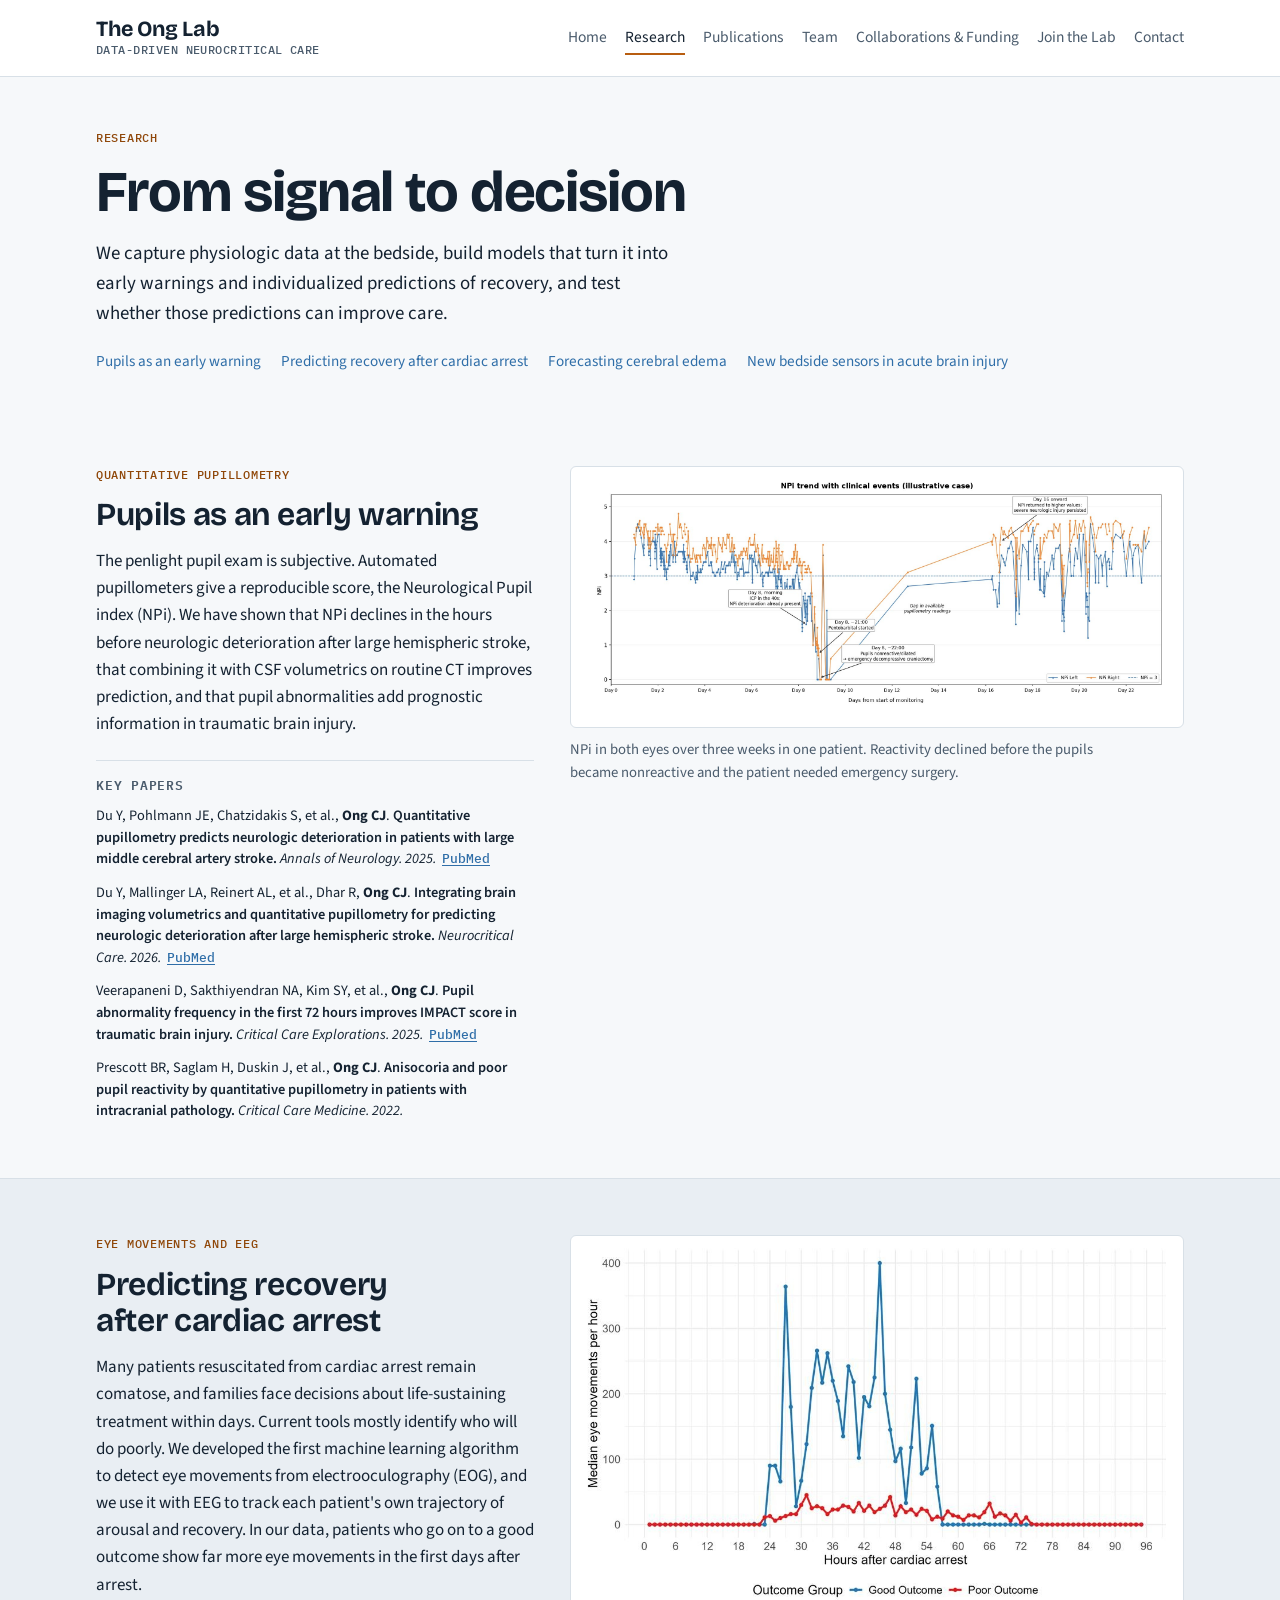
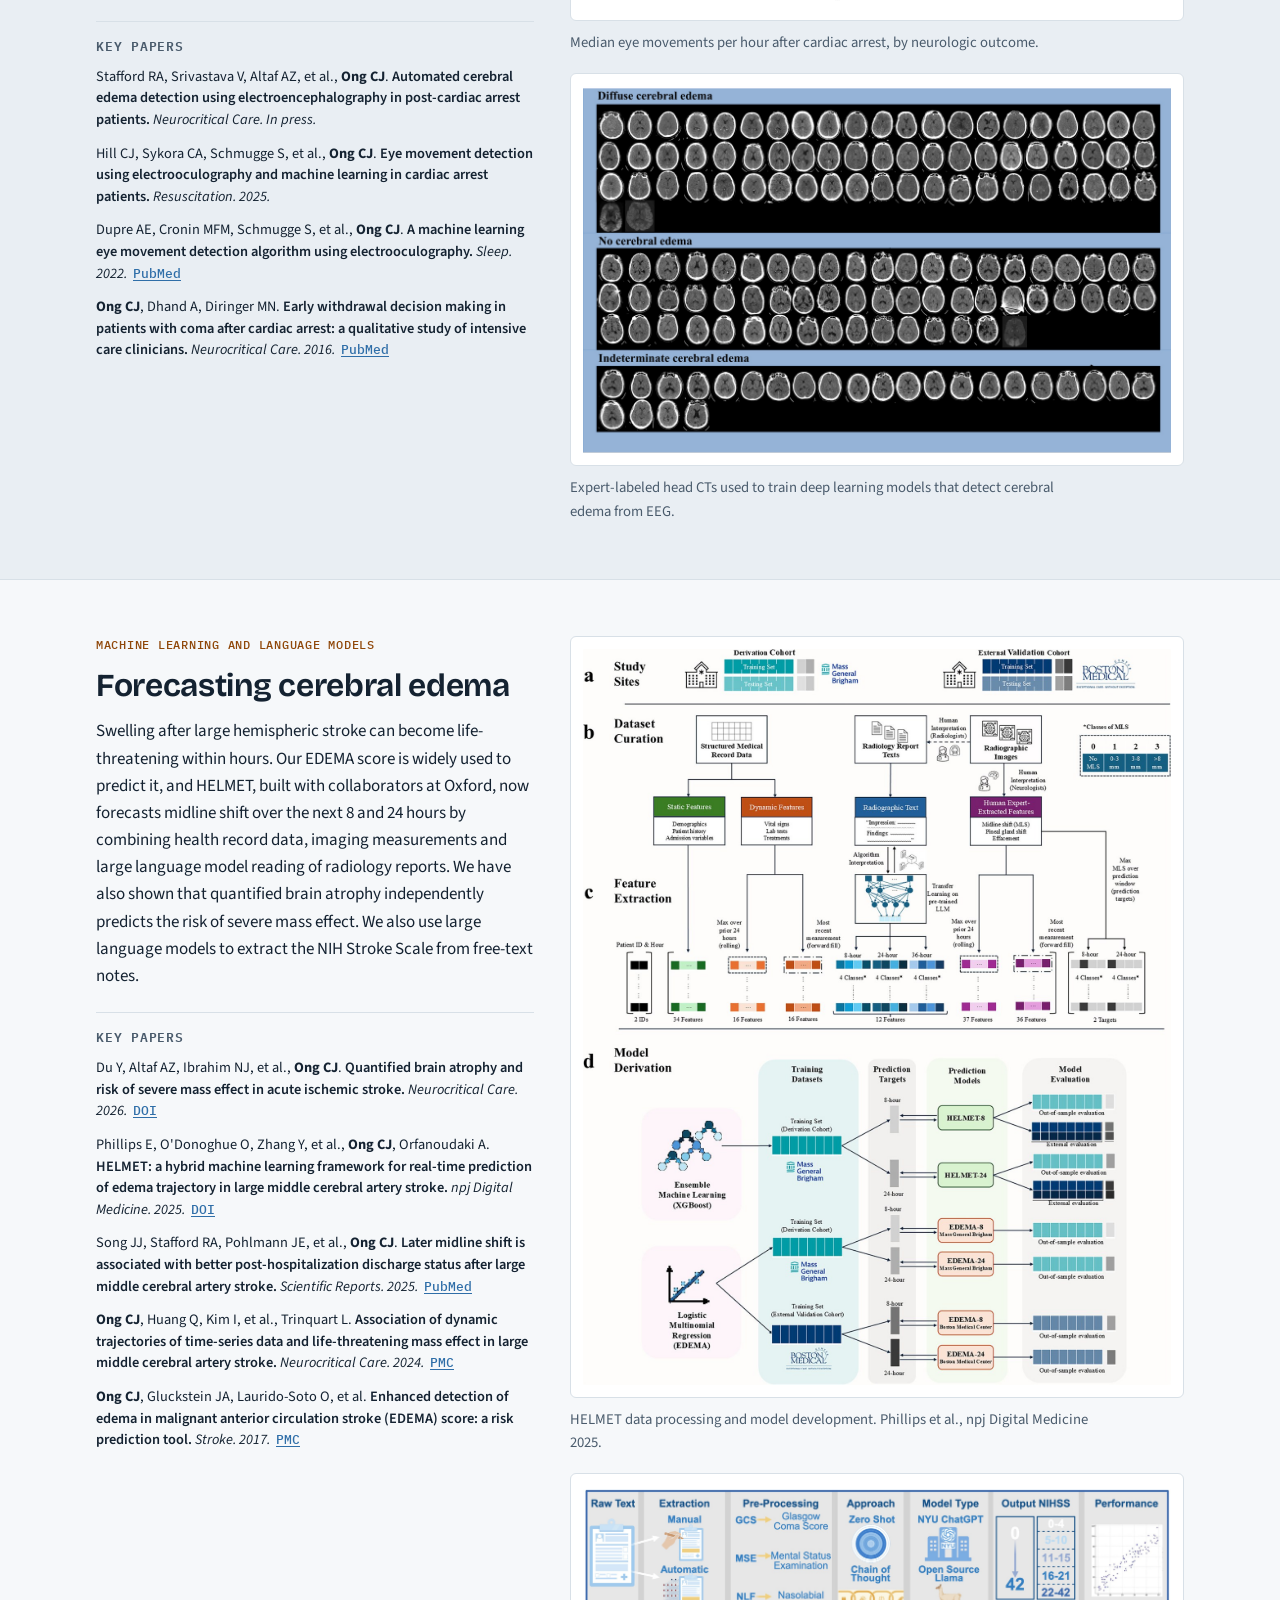
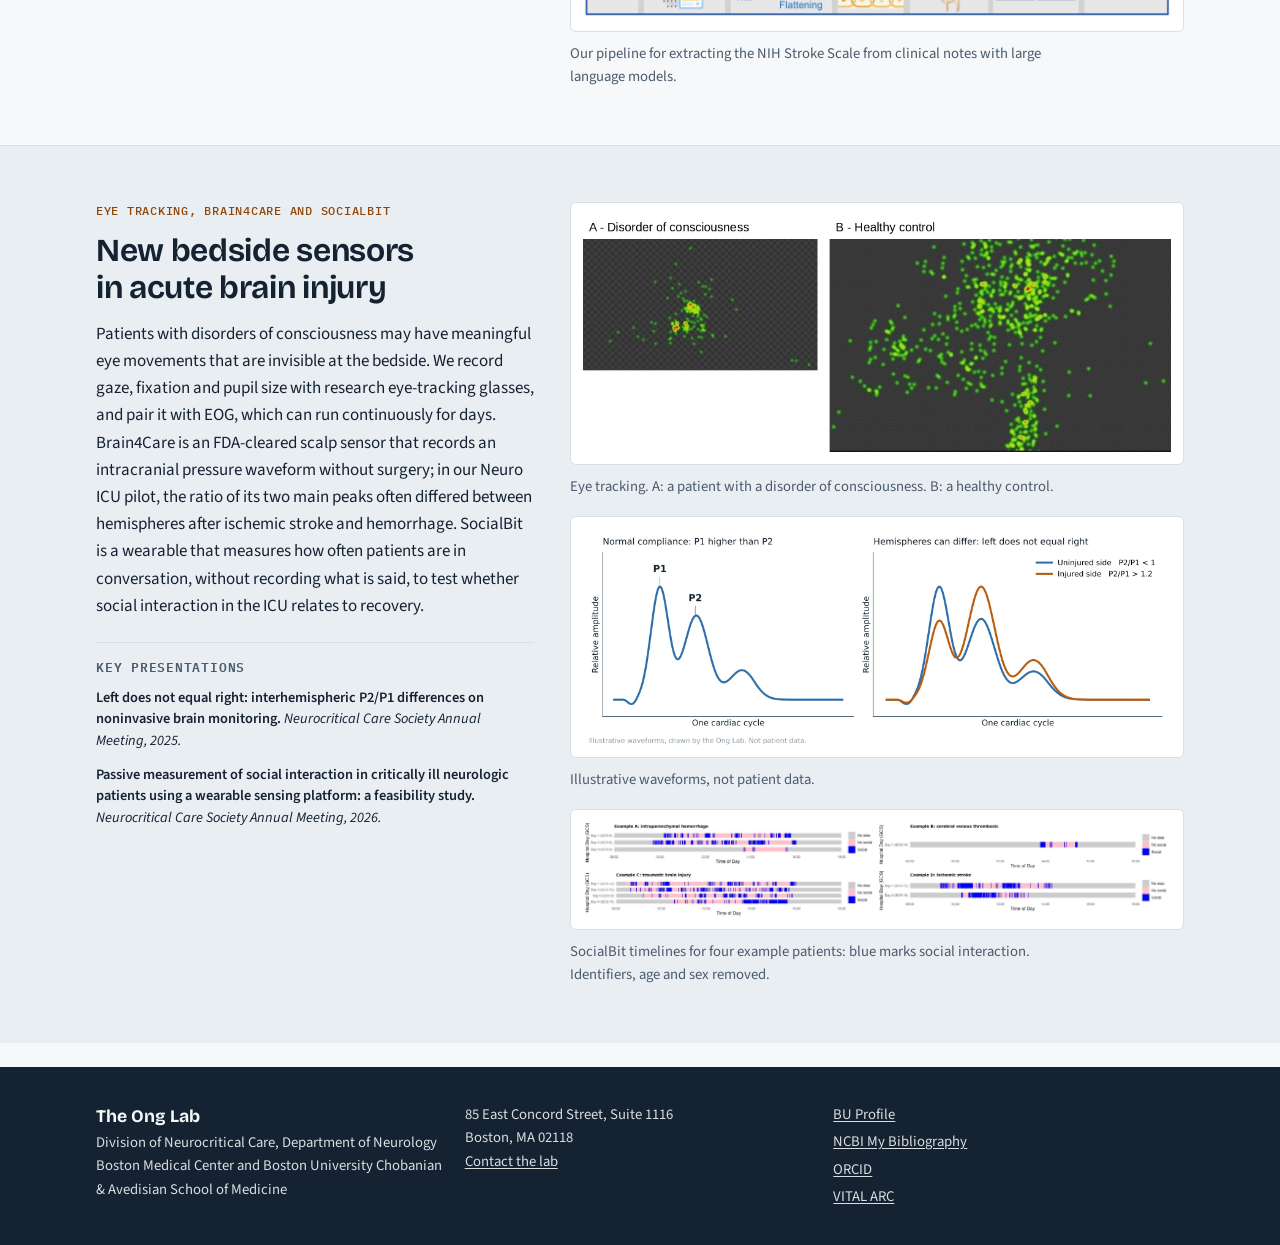
<file: research.html>
<!doctype html><html lang="en"><head><meta charset="utf-8"><meta name="viewport" content="width=device-width, initial-scale=1, viewport-fit=cover"><title>Research | The Ong Lab</title><meta name="claude:viewport-fit-sides" content="cover"><meta name="description" content="The Ong Lab at Boston Medical Center and Boston University builds data-driven tools to detect neurologic decline and predict recovery in critically ill patients."><link rel="preconnect" href="https://fonts.googleapis.com"><link rel="preconnect" href="https://fonts.gstatic.com" crossorigin><link rel="stylesheet" href="https://fonts.googleapis.com/css2?family=Bricolage+Grotesque:opsz,wght@12..96,600;12..96,700&family=IBM+Plex+Mono:wght@500;600&family=Source+Sans+3:ital,wght@0,400;0,600;0,700;1,400&display=swap"><link rel="stylesheet" href="style.css"></head><body><header class="site-head"><div class="wrap">
<a class="brand" href="index.html"><b>The Ong Lab</b><span>Data-driven neurocritical care</span></a>
<nav class="nav" aria-label="Main"><a href="index.html">Home</a><a href="research.html" aria-current="page">Research</a><a href="publications.html">Publications</a><a href="team.html">Team</a><a href="collaborations.html">Collaborations &amp; Funding</a><a href="join.html">Join the Lab</a><a href="contact.html">Contact</a></nav></div></header>
<main>
<section class="wrap page-hero">
  <p class="eyebrow">Research</p><h1>From signal to decision</h1>
  <p class="lede">We capture physiologic data at the bedside, build models that turn it into early warnings and individualized predictions of recovery, and test whether those predictions can improve care.</p>
  <nav class="subnav" aria-label="On this page"><a href="#pupils">Pupils as an early warning</a><a href="#recovery">Predicting recovery after cardiac arrest</a><a href="#edema">Forecasting cerebral edema</a><a href="#sensors">New bedside sensors in acute brain injury</a></nav>
</section>

<section class="section" id="pupils"><div class="wrap theme">
  <div class="theme-text"><p class="eyebrow">Quantitative pupillometry</p><h2>Pupils as an early warning</h2><p>The penlight pupil exam is subjective. Automated pupillometers give a reproducible score, the Neurological Pupil index (NPi). We have shown that NPi declines in the hours before neurologic deterioration after large hemispheric stroke, that combining it with CSF volumetrics on routine CT improves prediction, and that pupil abnormalities add prognostic information in traumatic brain injury.</p>
    <div class="key-papers"><h3>Key papers</h3><ul class="pubs"><li>Du Y, Pohlmann JE, Chatzidakis S, et al., <span class="me">Ong CJ</span>. <span class="t">Quantitative pupillometry predicts neurologic deterioration in patients with large middle cerebral artery stroke.</span> <span class="j">Annals of Neurology. 2025.</span><a href="https://pubmed.ncbi.nlm.nih.gov/39825740">PubMed</a></li><li>Du Y, Mallinger LA, Reinert AL, et al., Dhar R, <span class="me">Ong CJ</span>. <span class="t">Integrating brain imaging volumetrics and quantitative pupillometry for predicting neurologic deterioration after large hemispheric stroke.</span> <span class="j">Neurocritical Care. 2026.</span><a href="https://pubmed.ncbi.nlm.nih.gov/42087035">PubMed</a></li><li>Veerapaneni D, Sakthiyendran NA, Kim SY, et al., <span class="me">Ong CJ</span>. <span class="t">Pupil abnormality frequency in the first 72 hours improves IMPACT score in traumatic brain injury.</span> <span class="j">Critical Care Explorations. 2025.</span><a href="https://pubmed.ncbi.nlm.nih.gov/40299976">PubMed</a></li><li>Prescott BR, Saglam H, Duskin J, et al., <span class="me">Ong CJ</span>. <span class="t">Anisocoria and poor pupil reactivity by quantitative pupillometry in patients with intracranial pathology.</span> <span class="j">Critical Care Medicine. 2022.</span></li></ul></div></div>
  <div class="figs"><figure><div class="plate"><img src="images/npi-trend-illustrative-case.jpg" alt="Pupil index in both eyes over three weeks in one patient, falling before the pupils became nonreactive" loading="lazy"></div><figcaption>NPi in both eyes over three weeks in one patient. Reactivity declined before the pupils became nonreactive and the patient needed emergency surgery.</figcaption></figure></div>
</div></section>
<section class="section band" id="recovery"><div class="wrap theme">
  <div class="theme-text"><p class="eyebrow">Eye movements and EEG</p><h2>Predicting recovery after cardiac arrest</h2><p>Many patients resuscitated from cardiac arrest remain comatose, and families face decisions about life-sustaining treatment within days. Current tools mostly identify who will do poorly. We developed the first machine learning algorithm to detect eye movements from electrooculography (EOG), and we use it with EEG to track each patient's own trajectory of arousal and recovery. In our data, patients who go on to a good outcome show far more eye movements in the first days after arrest.</p>
    <div class="key-papers"><h3>Key papers</h3><ul class="pubs"><li>Stafford RA, Srivastava V, Altaf AZ, et al., <span class="me">Ong CJ</span>. <span class="t">Automated cerebral edema detection using electroencephalography in post-cardiac arrest patients.</span> <span class="j">Neurocritical Care. In press.</span></li><li>Hill CJ, Sykora CA, Schmugge S, et al., <span class="me">Ong CJ</span>. <span class="t">Eye movement detection using electrooculography and machine learning in cardiac arrest patients.</span> <span class="j">Resuscitation. 2025.</span></li><li>Dupre AE, Cronin MFM, Schmugge S, et al., <span class="me">Ong CJ</span>. <span class="t">A machine learning eye movement detection algorithm using electrooculography.</span> <span class="j">Sleep. 2022.</span><a href="https://pubmed.ncbi.nlm.nih.gov/36255119">PubMed</a></li><li><span class="me">Ong CJ</span>, Dhand A, Diringer MN. <span class="t">Early withdrawal decision making in patients with coma after cardiac arrest: a qualitative study of intensive care clinicians.</span> <span class="j">Neurocritical Care. 2016.</span><a href="https://pubmed.ncbi.nlm.nih.gov/27112149">PubMed</a></li></ul></div></div>
  <div class="figs"><figure><div class="plate"><img src="images/eye-movements-after-cardiac-arrest.jpg" alt="Median eye movements per hour over the first 96 hours after cardiac arrest, higher in patients with good outcomes" loading="lazy"></div><figcaption>Median eye movements per hour after cardiac arrest, by neurologic outcome.</figcaption></figure><figure><div class="plate"><img src="images/cardiac-arrest-ct-edema-montage.jpg" alt="Head CT scans after cardiac arrest grouped as diffuse cerebral edema, no cerebral edema, and indeterminate" loading="lazy"></div><figcaption>Expert-labeled head CTs used to train deep learning models that detect cerebral edema from EEG.</figcaption></figure></div>
</div></section>
<section class="section" id="edema"><div class="wrap theme">
  <div class="theme-text"><p class="eyebrow">Machine learning and language models</p><h2>Forecasting cerebral edema</h2><p>Swelling after large hemispheric stroke can become life-threatening within hours. Our EDEMA score is widely used to predict it, and HELMET, built with collaborators at Oxford, now forecasts midline shift over the next 8 and 24 hours by combining health record data, imaging measurements and large language model reading of radiology reports. We have also shown that quantified brain atrophy independently predicts the risk of severe mass effect. We also use large language models to extract the NIH Stroke Scale from free-text notes.</p>
    <div class="key-papers"><h3>Key papers</h3><ul class="pubs"><li>Du Y, Altaf AZ, Ibrahim NJ, et al., <span class="me">Ong CJ</span>. <span class="t">Quantified brain atrophy and risk of severe mass effect in acute ischemic stroke.</span> <span class="j">Neurocritical Care. 2026.</span><a href="https://doi.org/10.1007/s12028-026-02660-7">DOI</a></li><li>Phillips E, O&#x27;Donoghue O, Zhang Y, et al., <span class="me">Ong CJ</span>, Orfanoudaki A. <span class="t">HELMET: a hybrid machine learning framework for real-time prediction of edema trajectory in large middle cerebral artery stroke.</span> <span class="j">npj Digital Medicine. 2025.</span><a href="https://doi.org/10.1038/s41746-025-01687-y">DOI</a></li><li>Song JJ, Stafford RA, Pohlmann JE, et al., <span class="me">Ong CJ</span>. <span class="t">Later midline shift is associated with better post-hospitalization discharge status after large middle cerebral artery stroke.</span> <span class="j">Scientific Reports. 2025.</span><a href="https://pubmed.ncbi.nlm.nih.gov/40188256">PubMed</a></li><li><span class="me">Ong CJ</span>, Huang Q, Kim I, et al., Trinquart L. <span class="t">Association of dynamic trajectories of time-series data and life-threatening mass effect in large middle cerebral artery stroke.</span> <span class="j">Neurocritical Care. 2024.</span><a href="https://www.ncbi.nlm.nih.gov/pmc/articles/PMC11693775">PMC</a></li><li><span class="me">Ong CJ</span>, Gluckstein JA, Laurido-Soto O, et al. <span class="t">Enhanced detection of edema in malignant anterior circulation stroke (EDEMA) score: a risk prediction tool.</span> <span class="j">Stroke. 2017.</span><a href="https://www.ncbi.nlm.nih.gov/pmc/articles/PMC5487281">PMC</a></li></ul></div></div>
  <div class="figs"><figure><div class="plate"><img src="images/helmet-pipeline.jpg" alt="HELMET study design: study sites, data curation, feature extraction including a large language model reading radiology reports, and model derivation" loading="lazy"></div><figcaption>HELMET data processing and model development. Phillips et al., npj Digital Medicine 2025.</figcaption></figure><figure><div class="plate"><img src="images/nihss-llm-pipeline.jpg" alt="NIH Stroke Scale extraction pipeline from raw note text to a scored exam" loading="lazy"></div><figcaption>Our pipeline for extracting the NIH Stroke Scale from clinical notes with large language models.</figcaption></figure></div>
</div></section>
<section class="section band" id="sensors"><div class="wrap theme">
  <div class="theme-text"><p class="eyebrow">Eye tracking, Brain4Care and SocialBit</p><h2>New bedside sensors in acute brain injury</h2><p>Patients with disorders of consciousness may have meaningful eye movements that are invisible at the bedside. We record gaze, fixation and pupil size with research eye-tracking glasses, and pair it with EOG, which can run continuously for days. Brain4Care is an FDA-cleared scalp sensor that records an intracranial pressure waveform without surgery; in our Neuro ICU pilot, the ratio of its two main peaks often differed between hemispheres after ischemic stroke and hemorrhage. SocialBit is a wearable that measures how often patients are in conversation, without recording what is said, to test whether social interaction in the ICU relates to recovery.</p>
    <div class="key-papers"><h3>Key presentations</h3><ul class="pubs"><li><span class="t">Left does not equal right: interhemispheric P2/P1 differences on noninvasive brain monitoring.</span> <span class="j">Neurocritical Care Society Annual Meeting, 2025.</span></li><li><span class="t">Passive measurement of social interaction in critically ill neurologic patients using a wearable sensing platform: a feasibility study.</span> <span class="j">Neurocritical Care Society Annual Meeting, 2026.</span></li></ul></div></div>
  <div class="figs"><figure><div class="plate"><img src="images/gaze-heatmaps.jpg" alt="Gaze heatmaps: a patient with a disorder of consciousness shows a narrow cluster of fixations, while a healthy control explores the full field" loading="lazy"></div><figcaption>Eye tracking. A: a patient with a disorder of consciousness. B: a healthy control.</figcaption></figure><figure><div class="plate"><img src="images/icp-waveform-p2p1.jpg" alt="Illustrative intracranial pressure pulse waveforms showing P1 and P2 peaks, with the injured side showing a higher P2 to P1 ratio" loading="lazy"></div><figcaption>Illustrative waveforms, not patient data.</figcaption></figure><figure><div class="plate"><img src="images/socialbit-daily-interaction-examples.jpg" alt="Daily timelines of social interaction for four example Neuro ICU patients" loading="lazy"></div><figcaption>SocialBit timelines for four example patients: blue marks social interaction. Identifiers, age and sex removed.</figcaption></figure></div>
</div></section></main>
<footer class="site-foot"><div class="wrap">
<div><b>The Ong Lab</b><p>Division of Neurocritical Care, Department of Neurology<br>Boston Medical Center and Boston University Chobanian &amp; Avedisian School of Medicine</p></div>
<div><p>85 East Concord Street, Suite 1116<br>Boston, MA 02118<br><a href="contact.html">Contact the lab</a></p></div>
<ul><li><a href="https://profiles.bu.edu/Charlene.Ong">BU Profile</a></li><li><a href="https://www.ncbi.nlm.nih.gov/myncbi/browse/collection/46863183">NCBI My Bibliography</a></li><li><a href="https://orcid.org/0000-0003-2377-3025">ORCID</a></li><li><a href="https://www.bumc.bu.edu/evanscenteribr/2025/12/08/pre-arc-vital-visionary-integration-of-technology-ai-and-learning-in-critical-illness/">VITAL ARC</a></li></ul>
</div></footer>
<script>
document.querySelectorAll('[data-copy]').forEach(function(b){b.addEventListener('click',function(){var t=b.getAttribute('data-copy');var done=function(){b.textContent='Copied';setTimeout(function(){b.textContent='Copy'},1600)};try{navigator.clipboard.writeText(t).then(done,function(){sel(b)})}catch(x){sel(b)}})});
document.querySelectorAll('.logos img').forEach(function(i){var miss=function(){i.parentNode.classList.add('missing')};if(i.complete&&i.naturalWidth===0)miss();i.addEventListener('error',miss)});
function sel(b){var c=b.previousElementSibling;var r=document.createRange();r.selectNodeContents(c);var s=getSelection();s.removeAllRanges();s.addRange(r);}
</script></body></html>
</file>
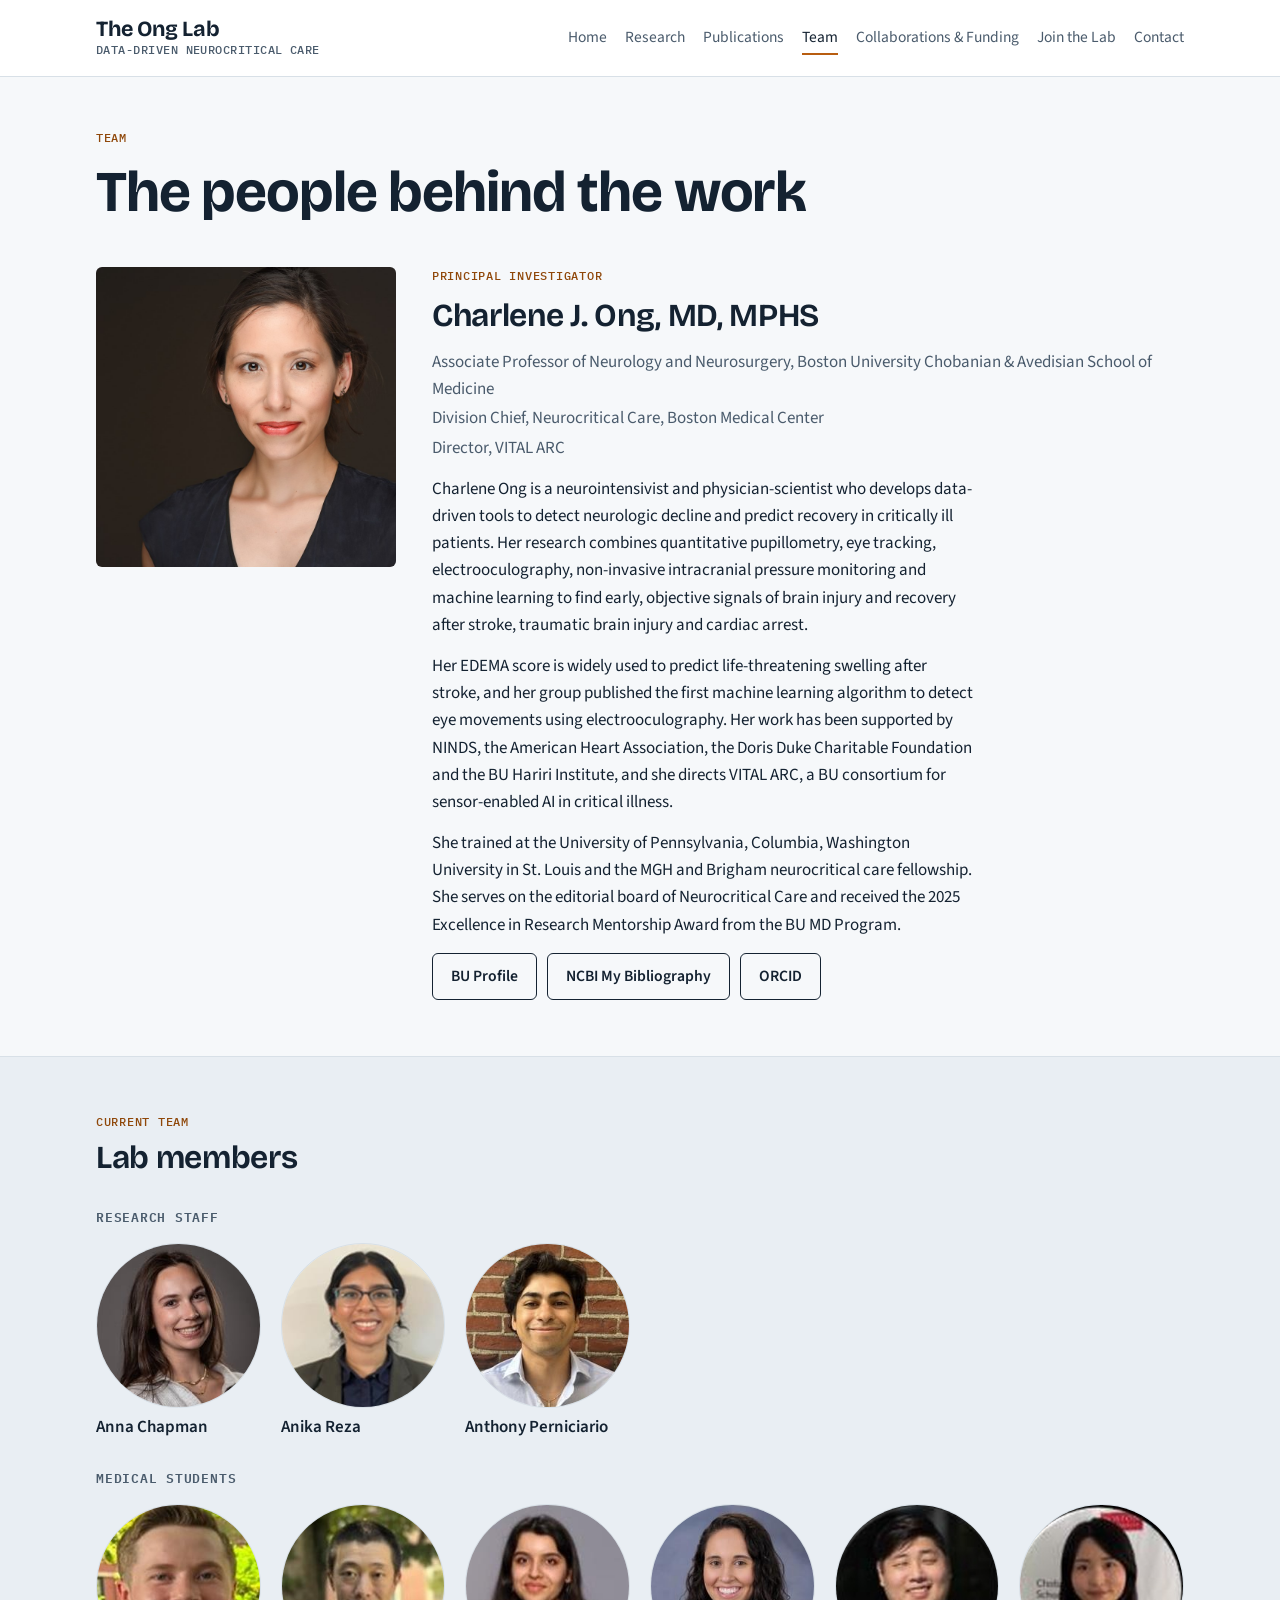
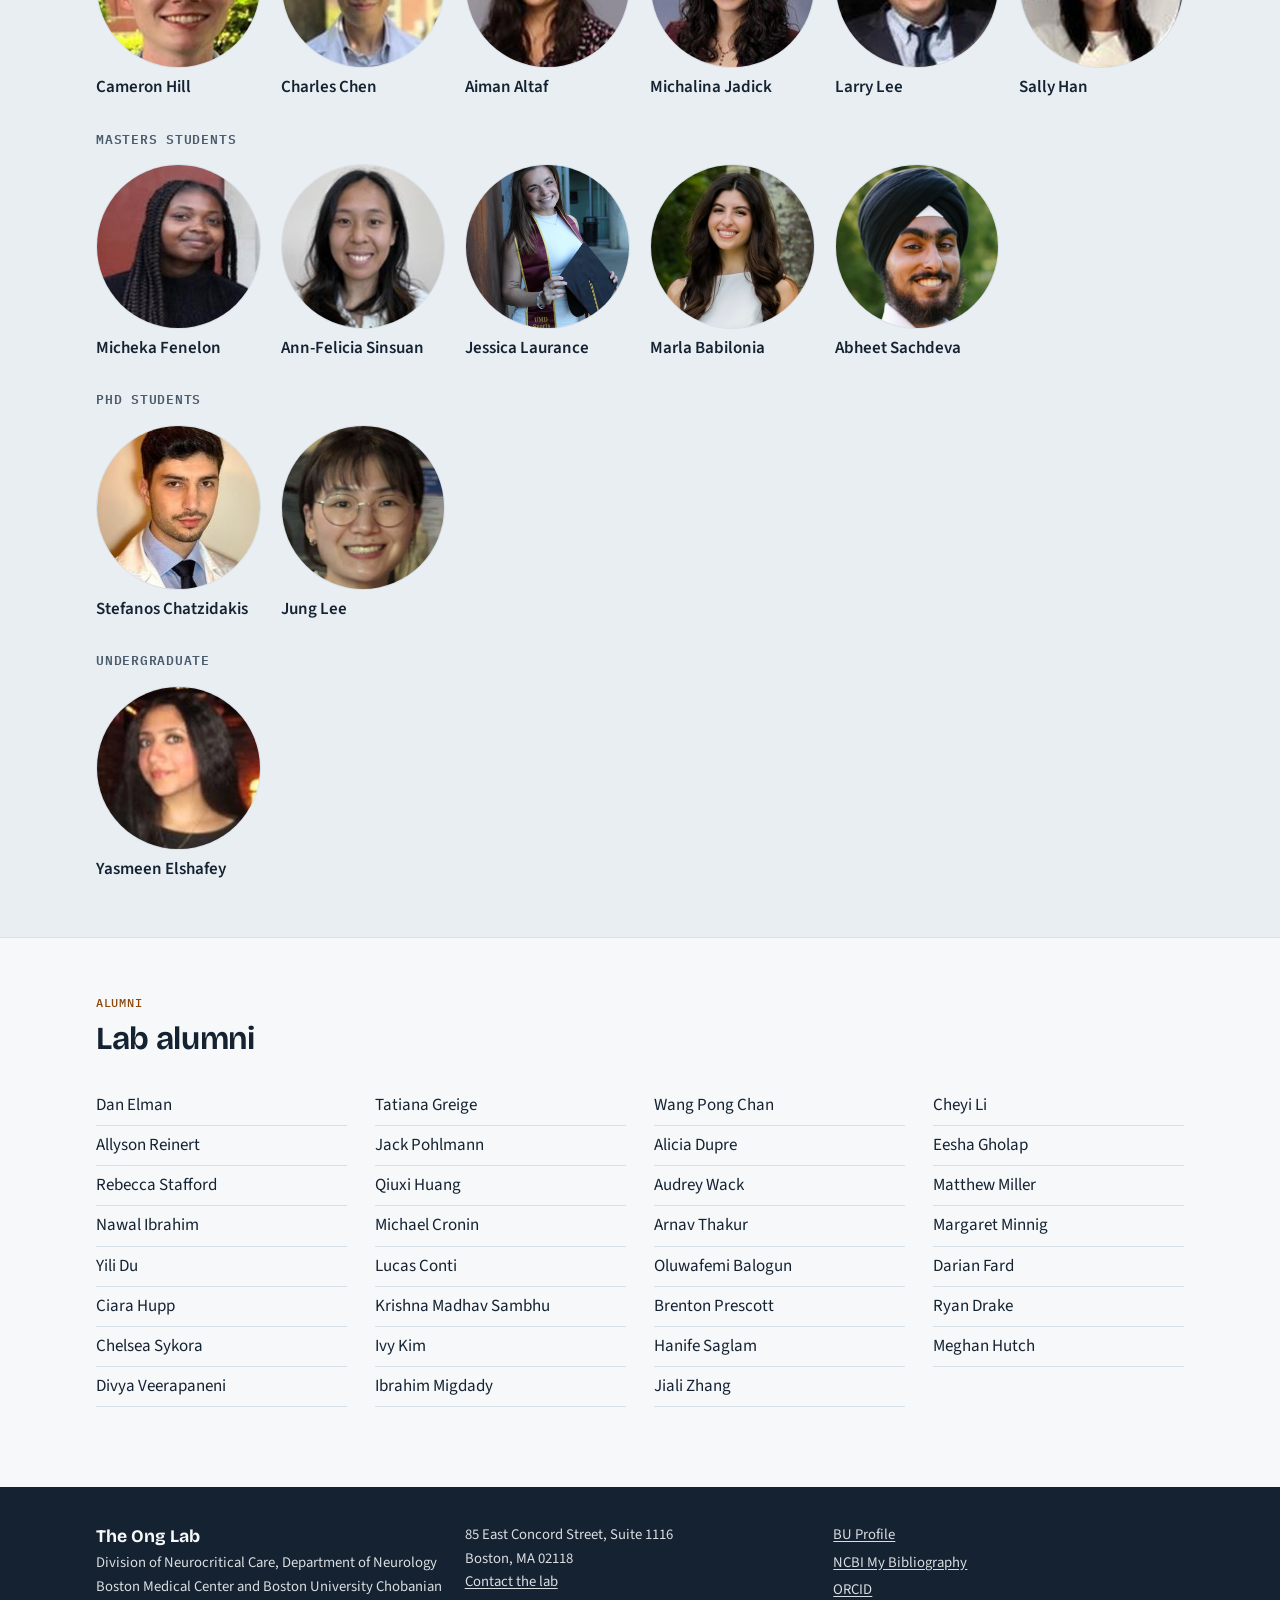
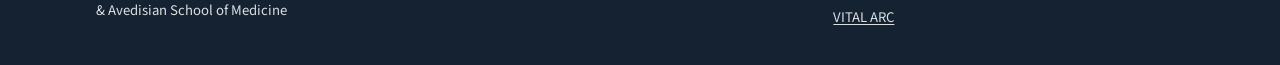
<file: team.html>
<!doctype html><html lang="en"><head><meta charset="utf-8"><meta name="viewport" content="width=device-width, initial-scale=1, viewport-fit=cover"><title>Team | The Ong Lab</title><meta name="claude:viewport-fit-sides" content="cover"><meta name="description" content="The Ong Lab at Boston Medical Center and Boston University builds data-driven tools to detect neurologic decline and predict recovery in critically ill patients."><link rel="preconnect" href="https://fonts.googleapis.com"><link rel="preconnect" href="https://fonts.gstatic.com" crossorigin><link rel="stylesheet" href="https://fonts.googleapis.com/css2?family=Bricolage+Grotesque:opsz,wght@12..96,600;12..96,700&family=IBM+Plex+Mono:wght@500;600&family=Source+Sans+3:ital,wght@0,400;0,600;0,700;1,400&display=swap"><link rel="stylesheet" href="style.css"></head><body><header class="site-head"><div class="wrap">
<a class="brand" href="index.html"><b>The Ong Lab</b><span>Data-driven neurocritical care</span></a>
<nav class="nav" aria-label="Main"><a href="index.html">Home</a><a href="research.html">Research</a><a href="publications.html">Publications</a><a href="team.html" aria-current="page">Team</a><a href="collaborations.html">Collaborations &amp; Funding</a><a href="join.html">Join the Lab</a><a href="contact.html">Contact</a></nav></div></header>
<main>
<section class="wrap page-hero"><p class="eyebrow">Team</p><h1>The people behind the work</h1></section>
<section class="section" style="padding-top:8px"><div class="wrap">
  <div class="pi">
    <img src="images/pi-charlene-ong.jpg" alt="Charlene J. Ong, MD, MPHS">
    <div class="text">
      <p class="eyebrow">Principal investigator</p>
      <h2>Charlene J. Ong, MD, MPHS</h2>
      <ul class="roles"><li>Associate Professor of Neurology and Neurosurgery, Boston University Chobanian &amp; Avedisian School of Medicine</li><li>Division Chief, Neurocritical Care, Boston Medical Center</li><li>Director, VITAL ARC</li></ul>
      <div class="prose">
      <p>Charlene Ong is a neurointensivist and physician-scientist who develops data-driven tools to detect neurologic decline and predict recovery in critically ill patients. Her research combines quantitative pupillometry, eye tracking, electrooculography, non-invasive intracranial pressure monitoring and machine learning to find early, objective signals of brain injury and recovery after stroke, traumatic brain injury and cardiac arrest.</p>
      <p>Her EDEMA score is widely used to predict life-threatening swelling after stroke, and her group published the first machine learning algorithm to detect eye movements using electrooculography. Her work has been supported by NINDS, the American Heart Association, the Doris Duke Charitable Foundation and the BU Hariri Institute, and she directs VITAL ARC, a BU consortium for sensor-enabled AI in critical illness.</p>
      <p>She trained at the University of Pennsylvania, Columbia, Washington University in St. Louis and the MGH and Brigham neurocritical care fellowship. She serves on the editorial board of Neurocritical Care and received the 2025 Excellence in Research Mentorship Award from the BU MD Program.</p>
      </div>
      <div class="links-row"><a class="btn" href="https://profiles.bu.edu/Charlene.Ong">BU Profile</a><a class="btn" href="https://www.ncbi.nlm.nih.gov/myncbi/browse/collection/46863183">NCBI My Bibliography</a><a class="btn" href="https://orcid.org/0000-0003-2377-3025">ORCID</a></div>
    </div>
  </div>
</div></section>
<section class="section band"><div class="wrap">
  <div class="section-head"><p class="eyebrow">Current team</p><h2>Lab members</h2></div>
  <div class="group"><h3>Research staff</h3><div class="people"><div class="person"><img src="images/team-anna-chapman.jpg" alt="Anna Chapman" loading="lazy"><b>Anna Chapman</b></div><div class="person"><img src="images/team-anika-reza.jpg" alt="Anika Reza" loading="lazy"><b>Anika Reza</b></div><div class="person"><img src="images/team-anthony-perniciario.jpg" alt="Anthony Perniciario" loading="lazy"><b>Anthony Perniciario</b></div></div></div><div class="group"><h3>Medical students</h3><div class="people"><div class="person"><img src="images/team-cameron-hill.jpg" alt="Cameron Hill" loading="lazy"><b>Cameron Hill</b></div><div class="person"><img src="images/team-charles-chen.jpg" alt="Charles Chen" loading="lazy"><b>Charles Chen</b></div><div class="person"><img src="images/team-aiman-altaf.jpg" alt="Aiman Altaf" loading="lazy"><b>Aiman Altaf</b></div><div class="person"><img src="images/team-michalina-jadick.jpg" alt="Michalina Jadick" loading="lazy"><b>Michalina Jadick</b></div><div class="person"><img src="images/team-larry-lee.jpg" alt="Larry Lee" loading="lazy"><b>Larry Lee</b></div><div class="person"><img src="images/team-sally-han.jpg" alt="Sally Han" loading="lazy"><b>Sally Han</b></div></div></div><div class="group"><h3>Masters students</h3><div class="people"><div class="person"><img src="images/team-micheka-fenelon.jpg" alt="Micheka Fenelon" loading="lazy"><b>Micheka Fenelon</b></div><div class="person"><img src="images/team-ann-felicia-sinsuan.jpg" alt="Ann-Felicia Sinsuan" loading="lazy"><b>Ann-Felicia Sinsuan</b></div><div class="person"><img src="images/team-jessica-laurance.jpg" alt="Jessica Laurance" loading="lazy"><b>Jessica Laurance</b></div><div class="person"><img src="images/team-marla-babilonia.jpg" alt="Marla Babilonia" loading="lazy"><b>Marla Babilonia</b></div><div class="person"><img src="images/team-abheet-sachdeva.jpg" alt="Abheet Sachdeva" loading="lazy"><b>Abheet Sachdeva</b></div></div></div><div class="group"><h3>PhD students</h3><div class="people"><div class="person"><img src="images/team-stefanos-chatzidakis.jpg" alt="Stefanos Chatzidakis" loading="lazy"><b>Stefanos Chatzidakis</b></div><div class="person"><img src="images/team-jung-lee.jpg" alt="Jung Lee" loading="lazy"><b>Jung Lee</b></div></div></div><div class="group"><h3>Undergraduate</h3><div class="people"><div class="person"><img src="images/team-yasmeen-elshafey.jpg" alt="Yasmeen Elshafey" loading="lazy"><b>Yasmeen Elshafey</b></div></div></div>
</div></section>
<section class="section"><div class="wrap">
  <div class="section-head"><p class="eyebrow">Alumni</p><h2>Lab alumni</h2></div>
  <ul class="alumni"><li>Dan Elman</li><li>Allyson Reinert</li><li>Rebecca Stafford</li><li>Nawal Ibrahim</li><li>Yili Du</li><li>Ciara Hupp</li><li>Chelsea Sykora</li><li>Divya Veerapaneni</li><li>Tatiana Greige</li><li>Jack Pohlmann</li><li>Qiuxi Huang</li><li>Michael Cronin</li><li>Lucas Conti</li><li>Krishna Madhav Sambhu</li><li>Ivy Kim</li><li>Ibrahim Migdady</li><li>Wang Pong Chan</li><li>Alicia Dupre</li><li>Audrey Wack</li><li>Arnav Thakur</li><li>Oluwafemi Balogun</li><li>Brenton Prescott</li><li>Hanife Saglam</li><li>Jiali Zhang</li><li>Cheyi Li</li><li>Eesha Gholap</li><li>Matthew Miller</li><li>Margaret Minnig</li><li>Darian Fard</li><li>Ryan Drake</li><li>Meghan Hutch</li></ul>
</div></section>
</main>
<footer class="site-foot"><div class="wrap">
<div><b>The Ong Lab</b><p>Division of Neurocritical Care, Department of Neurology<br>Boston Medical Center and Boston University Chobanian &amp; Avedisian School of Medicine</p></div>
<div><p>85 East Concord Street, Suite 1116<br>Boston, MA 02118<br><a href="contact.html">Contact the lab</a></p></div>
<ul><li><a href="https://profiles.bu.edu/Charlene.Ong">BU Profile</a></li><li><a href="https://www.ncbi.nlm.nih.gov/myncbi/browse/collection/46863183">NCBI My Bibliography</a></li><li><a href="https://orcid.org/0000-0003-2377-3025">ORCID</a></li><li><a href="https://www.bumc.bu.edu/evanscenteribr/2025/12/08/pre-arc-vital-visionary-integration-of-technology-ai-and-learning-in-critical-illness/">VITAL ARC</a></li></ul>
</div></footer>
<script>
document.querySelectorAll('[data-copy]').forEach(function(b){b.addEventListener('click',function(){var t=b.getAttribute('data-copy');var done=function(){b.textContent='Copied';setTimeout(function(){b.textContent='Copy'},1600)};try{navigator.clipboard.writeText(t).then(done,function(){sel(b)})}catch(x){sel(b)}})});
document.querySelectorAll('.logos img').forEach(function(i){var miss=function(){i.parentNode.classList.add('missing')};if(i.complete&&i.naturalWidth===0)miss();i.addEventListener('error',miss)});
function sel(b){var c=b.previousElementSibling;var r=document.createRange();r.selectNodeContents(c);var s=getSelection();s.removeAllRanges();s.addRange(r);}
</script></body></html>
</file>
<file: style.css>
/* Layout: one 1120px reading column, page header + footer bands; figures sit on white "plates" so lab plots read in both themes. */
:root {
  --paper: #f6f8fa;
  --surface: #ffffff;
  --ink: #142231;
  --ink-soft: #4a5b6c;
  --rule: #d8e0e7;
  --accent: #b85d10;        /* the right-eye trace orange from the lab's NPi plots */
  --accent-ink: #8f4709;
  --trace: #2f6ea8;         /* the left-eye trace blue */
  --band: #e9eef3;
  --plate: #ffffff;
  --display: "Bricolage Grotesque", "Segoe UI", Arial, sans-serif;
  --body: "Source Sans 3", "Segoe UI", Arial, sans-serif;
  --mono: "IBM Plex Mono", ui-monospace, Menlo, Consolas, monospace;
  color-scheme: light;
}
@media (prefers-color-scheme: dark) {
  :root:not([data-theme="light"]) {
    --paper: #0f1720; --surface: #16212c; --ink: #e6edf3; --ink-soft: #9fb0c0;
    --rule: #2a3a49; --accent: #f0a55c; --accent-ink: #f6bd84; --trace: #7fb2e3;
    --band: #13202b; --plate: #f4f6f8; color-scheme: dark;
  }
}
:root[data-theme="dark"] {
  --paper: #0f1720; --surface: #16212c; --ink: #e6edf3; --ink-soft: #9fb0c0;
  --rule: #2a3a49; --accent: #f0a55c; --accent-ink: #f6bd84; --trace: #7fb2e3;
  --band: #13202b; --plate: #f4f6f8; color-scheme: dark;
}

* { box-sizing: border-box; }
body {
  margin: 0;
  background: var(--paper);
  color: var(--ink);
  font: 17px/1.6 var(--body);
}
a { color: var(--trace); text-underline-offset: 2px; }
a:hover { color: var(--accent-ink); }
a:focus-visible, button:focus-visible { outline: 2px solid var(--accent); outline-offset: 3px; border-radius: 2px; }
img { max-width: 100%; height: auto; display: block; }

.wrap {
  max-width: 1120px;
  margin: 0 auto;
  padding-left: max(16px, env(safe-area-inset-left, 0px));
  padding-right: max(16px, env(safe-area-inset-right, 0px));
}

/* Header */
.site-head { background: var(--surface); border-bottom: 1px solid var(--rule); }
.site-head .wrap { display: flex; flex-wrap: wrap; align-items: center; justify-content: space-between; gap: 12px 32px; padding-block: 18px; }
.brand { display: flex; flex-direction: column; text-decoration: none; color: var(--ink); line-height: 1.15; }
.brand b { font: 700 1.35rem/1.1 var(--display); letter-spacing: -0.01em; }
.brand span { font: 500 0.72rem/1.4 var(--mono); color: var(--ink-soft); letter-spacing: 0.04em; text-transform: uppercase; }
.nav { display: flex; flex-wrap: wrap; gap: 4px 18px; font-size: 0.97rem; }
.nav a { color: var(--ink-soft); text-decoration: none; padding: 4px 0; border-bottom: 2px solid transparent; }
.nav a:hover { color: var(--ink); }
.nav a[aria-current="page"] { color: var(--ink); border-bottom-color: var(--accent); }

.preview-note { background: var(--band); color: var(--ink-soft); font: 0.8rem/1.4 var(--mono); }
.preview-note .wrap { padding-block: 6px; }

/* Type */
h1, h2, h3 { font-family: var(--display); text-wrap: balance; margin: 0; }
h1 { font-size: clamp(2.3rem, 5.5vw, 3.6rem); line-height: 1.05; letter-spacing: -0.02em; font-weight: 700; }
h2 { font-size: clamp(1.55rem, 3vw, 2rem); line-height: 1.15; letter-spacing: -0.01em; font-weight: 650; }
h3 { font-size: 1.2rem; line-height: 1.3; font-weight: 650; }
p { margin: 0; }
.eyebrow { font: 500 0.78rem/1.4 var(--mono); letter-spacing: 0.06em; text-transform: uppercase; color: var(--accent-ink); }
.lede { font-size: 1.18rem; color: var(--ink); max-width: 64ch; }
.muted { color: var(--ink-soft); }
.prose { max-width: 68ch; display: grid; gap: 14px; }

/* Sections */
main { display: block; }
.section { padding-block: 56px; }
.section + .section { border-top: 1px solid var(--rule); }
.section-head { display: grid; gap: 10px; margin-bottom: 28px; max-width: 72ch; }
.page-hero { padding-block: 52px 36px; display: grid; gap: 16px; }
.band { background: var(--band); }

/* Home banner and hero */
.banner { background: #142231; line-height: 0; }
.banner svg { display: block; width: 100%; height: auto; aspect-ratio: 1400 / 420; min-height: 200px; max-height: 440px; }

.hero { padding-block: 56px 40px; display: grid; gap: 28px; }
.hero-text { display: grid; gap: 18px; max-width: 70ch; }
.actions { display: flex; flex-wrap: wrap; gap: 12px; }
.btn {
  display: inline-block; text-decoration: none; font-weight: 600; font-size: 0.98rem;
  padding: 10px 18px; border-radius: 6px; border: 1.5px solid var(--ink); color: var(--ink);
}
.btn:hover { color: var(--ink); background: var(--band); }
.btn.primary { background: var(--ink); color: var(--paper); }
.btn.primary:hover { background: var(--accent-ink); border-color: var(--accent-ink); color: var(--paper); }

/* Figures */
figure { margin: 0; display: grid; gap: 10px; }
.plate { background: var(--plate); border: 1px solid var(--rule); border-radius: 6px; padding: 12px; overflow: hidden; }
figcaption { font-size: 0.92rem; color: var(--ink-soft); max-width: 75ch; }
figcaption b { color: var(--ink); font-weight: 600; }

/* Focus areas */
.areas { display: grid; grid-template-columns: repeat(auto-fit, minmax(260px, 1fr)); gap: 28px; }
.area { display: grid; gap: 8px; align-content: start; padding-top: 16px; border-top: 3px solid var(--ink); }
.area:nth-child(2) { border-top-color: var(--trace); }
.area:nth-child(3) { border-top-color: var(--accent); }
.area a { font-weight: 600; text-decoration: none; }

/* Two-column study blocks */
.study { display: grid; grid-template-columns: minmax(0, 5fr) minmax(0, 7fr); gap: 32px; align-items: start; padding-block: 28px; }
.study + .study { border-top: 1px dashed var(--rule); }
.study .text { display: grid; gap: 10px; min-width: 0; }
.study.solo { grid-template-columns: minmax(0, 1fr); }
.figs { display: grid; gap: 18px; min-width: 0; }
.socialbit-sensor { max-width: 260px; }
.subnav { display: flex; flex-wrap: wrap; gap: 8px 20px; font-size: 0.95rem; margin-top: 4px; }
.subnav a { text-decoration: none; }

/* Lists and tables */
.news { list-style: none; margin: 0; padding: 0; display: grid; gap: 14px; max-width: 80ch; }
.news li { display: grid; grid-template-columns: 9.5rem minmax(0, 1fr); gap: 16px; }
.news time { font: 500 0.85rem/1.7 var(--mono); color: var(--ink-soft); font-variant-numeric: tabular-nums; }
.table-scroll { overflow-x: auto; border: 1px solid var(--rule); border-radius: 6px; background: var(--surface); }
table { border-collapse: collapse; width: 100%; font-size: 0.95rem; }
th, td { text-align: left; padding: 10px 14px; border-bottom: 1px solid var(--rule); vertical-align: top; }
th { font: 600 0.75rem/1.4 var(--mono); text-transform: uppercase; letter-spacing: 0.05em; color: var(--ink-soft); background: var(--band); }
tr:last-child td { border-bottom: 0; }
td.years { font-family: var(--mono); font-size: 0.85rem; white-space: nowrap; font-variant-numeric: tabular-nums; }

/* Publications */
.links-row { display: flex; flex-wrap: wrap; gap: 10px; }
.featured { display: grid; grid-template-columns: repeat(auto-fit, minmax(300px, 1fr)); gap: 18px; }
.paper { background: var(--surface); border: 1px solid var(--rule); border-radius: 6px; padding: 18px; display: grid; gap: 8px; align-content: start; }
.paper .meta { font: 500 0.78rem/1.4 var(--mono); color: var(--accent-ink); letter-spacing: 0.03em; }
.paper h3 { font-size: 1.05rem; }
.paper p { font-size: 0.95rem; color: var(--ink-soft); }
.year { display: grid; grid-template-columns: 7rem minmax(0, 1fr); gap: 20px; padding-block: 18px; border-top: 1px solid var(--rule); }
.year h3 { font: 600 1.1rem/1.4 var(--mono); font-variant-numeric: tabular-nums; }
.pubs { list-style: none; margin: 0; padding: 0; display: grid; gap: 12px; }
.pubs li { font-size: 0.95rem; line-height: 1.5; }
.pubs .t { color: var(--ink); font-weight: 600; }
.pubs .j { font-style: italic; }
.pubs a { font: 500 0.8rem var(--mono); margin-left: 6px; }
.me { font-weight: 700; }

/* People */
.pi { display: grid; grid-template-columns: minmax(0, 300px) minmax(0, 1fr); gap: 36px; align-items: start; }
.pi img { border-radius: 6px; aspect-ratio: 1 / 1; object-fit: cover; object-position: 70% 30%; width: 100%; }
.pi .text { display: grid; gap: 14px; min-width: 0; }
.roles { list-style: none; padding: 0; margin: 0; display: grid; gap: 2px; color: var(--ink-soft); }
.group { display: grid; gap: 16px; margin-top: 32px; }
.group:first-of-type { margin-top: 0; }
.group h3 { font: 600 0.8rem/1.4 var(--mono); text-transform: uppercase; letter-spacing: 0.06em; color: var(--ink-soft); }
.people { display: grid; grid-template-columns: repeat(auto-fill, minmax(150px, 1fr)); gap: 24px 20px; }
.person { display: grid; gap: 8px; align-content: start; }
.person img { width: 100%; aspect-ratio: 1 / 1; object-fit: cover; border-radius: 50%; border: 1px solid var(--rule); }
.person b { font-weight: 600; line-height: 1.3; }
.person span { font-size: 0.88rem; color: var(--ink-soft); line-height: 1.35; }

/* Collaboration and funding */
.arc { background: var(--surface); border: 1px solid var(--rule); border-radius: 8px; padding: 28px; display: grid; gap: 14px; }
.arc .leaders { display: flex; flex-wrap: wrap; gap: 6px 22px; font-size: 0.95rem; }
.arc .leaders b { font-weight: 600; }
.cols { display: grid; grid-template-columns: repeat(auto-fit, minmax(240px, 1fr)); gap: 28px; }
.col { display: grid; gap: 10px; align-content: start; }
.col h3 { font: 600 0.8rem/1.4 var(--mono); text-transform: uppercase; letter-spacing: 0.06em; color: var(--ink-soft); }
.col ul { list-style: none; margin: 0; padding: 0; display: grid; gap: 8px; }
.col li span { display: block; font-size: 0.88rem; color: var(--ink-soft); }
.chips { display: flex; flex-wrap: wrap; gap: 10px; list-style: none; padding: 0; margin: 0; }
.chips li { border: 1px solid var(--rule); background: var(--surface); border-radius: 4px; padding: 8px 14px; font-size: 0.93rem; font-weight: 600; }
.chips.past li { font-weight: 400; color: var(--ink-soft); }

/* Join */
.opening { background: var(--surface); border: 1px solid var(--rule); border-left: 4px solid var(--accent); border-radius: 6px; padding: 24px; display: grid; gap: 12px; max-width: 80ch; }
.checklist { margin: 0; padding-left: 1.2em; display: grid; gap: 6px; }
.contact-card { display: grid; gap: 6px; font-size: 1.05rem; }
.email-row { display: flex; flex-wrap: wrap; align-items: center; gap: 10px; }
.email-row code { font: 500 1rem var(--mono); background: var(--band); padding: 4px 8px; border-radius: 4px; user-select: all; }
.copy { font: 600 0.85rem var(--body); padding: 5px 12px; border-radius: 4px; border: 1px solid var(--rule); background: var(--surface); color: var(--ink); cursor: pointer; }

/* Footer */
.site-foot { background: var(--ink); color: var(--paper); margin-top: 24px; }
.site-foot .wrap { padding-block: 36px; display: grid; gap: 18px; grid-template-columns: repeat(auto-fit, minmax(240px, 1fr)); }
.site-foot a { color: var(--paper); }
.site-foot p, .site-foot li { font-size: 0.92rem; opacity: 0.88; }
.site-foot ul { list-style: none; padding: 0; margin: 0; display: grid; gap: 4px; }
.site-foot b { font-family: var(--display); font-size: 1.1rem; }
@media (prefers-color-scheme: dark) { :root:not([data-theme="light"]) .site-foot { background: #0a1118; color: var(--ink); } :root:not([data-theme="light"]) .site-foot a { color: var(--ink); } }
:root[data-theme="dark"] .site-foot { background: #0a1118; color: var(--ink); }
:root[data-theme="dark"] .site-foot a { color: var(--ink); }

@media (max-width: 760px) {
  .study, .pi { grid-template-columns: minmax(0, 1fr); }
  .pi img { max-width: 260px; }
  .news li, .year { grid-template-columns: minmax(0, 1fr); gap: 4px; }
  .section { padding-block: 40px; }
}
@media (prefers-reduced-motion: reduce) { * { scroll-behavior: auto !important; transition: none !important; } }

/* Research themes */
.theme { display: grid; grid-template-columns: minmax(0, 5fr) minmax(0, 7fr); gap: 36px; align-items: start; }
.theme-text { display: grid; gap: 14px; min-width: 0; }
.key-papers { display: grid; gap: 10px; margin-top: 8px; padding-top: 16px; border-top: 1px solid var(--rule); }
.key-papers h3 { font: 600 0.8rem/1.4 var(--mono); text-transform: uppercase; letter-spacing: 0.06em; color: var(--ink-soft); }
.key-papers .pubs li { font-size: 0.9rem; }

/* People, names only */
.avatar { width: 100%; aspect-ratio: 1 / 1; border-radius: 50%; border: 1px dashed var(--rule); background: var(--surface); display: grid; place-items: center; font: 600 1.6rem var(--display); color: var(--ink-soft); }
.alumni { list-style: none; margin: 0; padding: 0; columns: 4 200px; column-gap: 28px; }
.alumni li { padding: 6px 0; border-bottom: 1px solid var(--rule); break-inside: avoid; }

/* Logo tiles: show the logo file; until it exists, a dashed placeholder with the name */
.logos { list-style: none; margin: 0; padding: 0; display: grid; grid-template-columns: repeat(auto-fill, minmax(180px, 1fr)); gap: 14px; }
.logos li { background: var(--plate); border: 1px solid var(--rule); border-radius: 6px; height: 104px; display: grid; place-items: center; padding: 14px; }
.logos img { max-height: 70px; max-width: 100%; width: auto; object-fit: contain; }
.logos span { position: absolute; width: 1px; height: 1px; overflow: hidden; clip: rect(0 0 0 0); }
.logos li.missing { border-style: dashed; background: var(--surface); }
.logos li.missing img { display: none; }
.logos li.missing span { position: static; width: auto; height: auto; clip: auto; font-size: 0.88rem; font-weight: 600; color: var(--ink-soft); text-align: center; line-height: 1.3; }
@media (max-width: 760px) { .theme { grid-template-columns: minmax(0, 1fr); } }
.opening + .opening { margin-top: 20px; }

/* Contact form */
.contact-form { display: grid; gap: 14px; margin-top: 6px; max-width: 560px; }
.contact-form label { display: grid; gap: 6px; font-weight: 600; font-size: 0.95rem; }
.contact-form input, .contact-form select, .contact-form textarea { font: 400 1rem/1.4 var(--body); color: var(--ink); background: var(--surface); border: 1px solid var(--rule); border-radius: 4px; padding: 9px 11px; width: 100%; }
.contact-form textarea { resize: vertical; min-height: 130px; }
.contact-form input:focus-visible, .contact-form select:focus-visible, .contact-form textarea:focus-visible { outline: 2px solid var(--accent); outline-offset: 1px; }
.contact-form button { justify-self: start; cursor: pointer; }
.contact-form button:disabled { opacity: 0.6; cursor: wait; }
.contact-form .hp { position: absolute; left: -9999px; width: 1px; height: 1px; opacity: 0; }
.form-status { font-size: 0.95rem; color: var(--ink-soft); min-height: 1.2em; margin: 0; }
</file>
